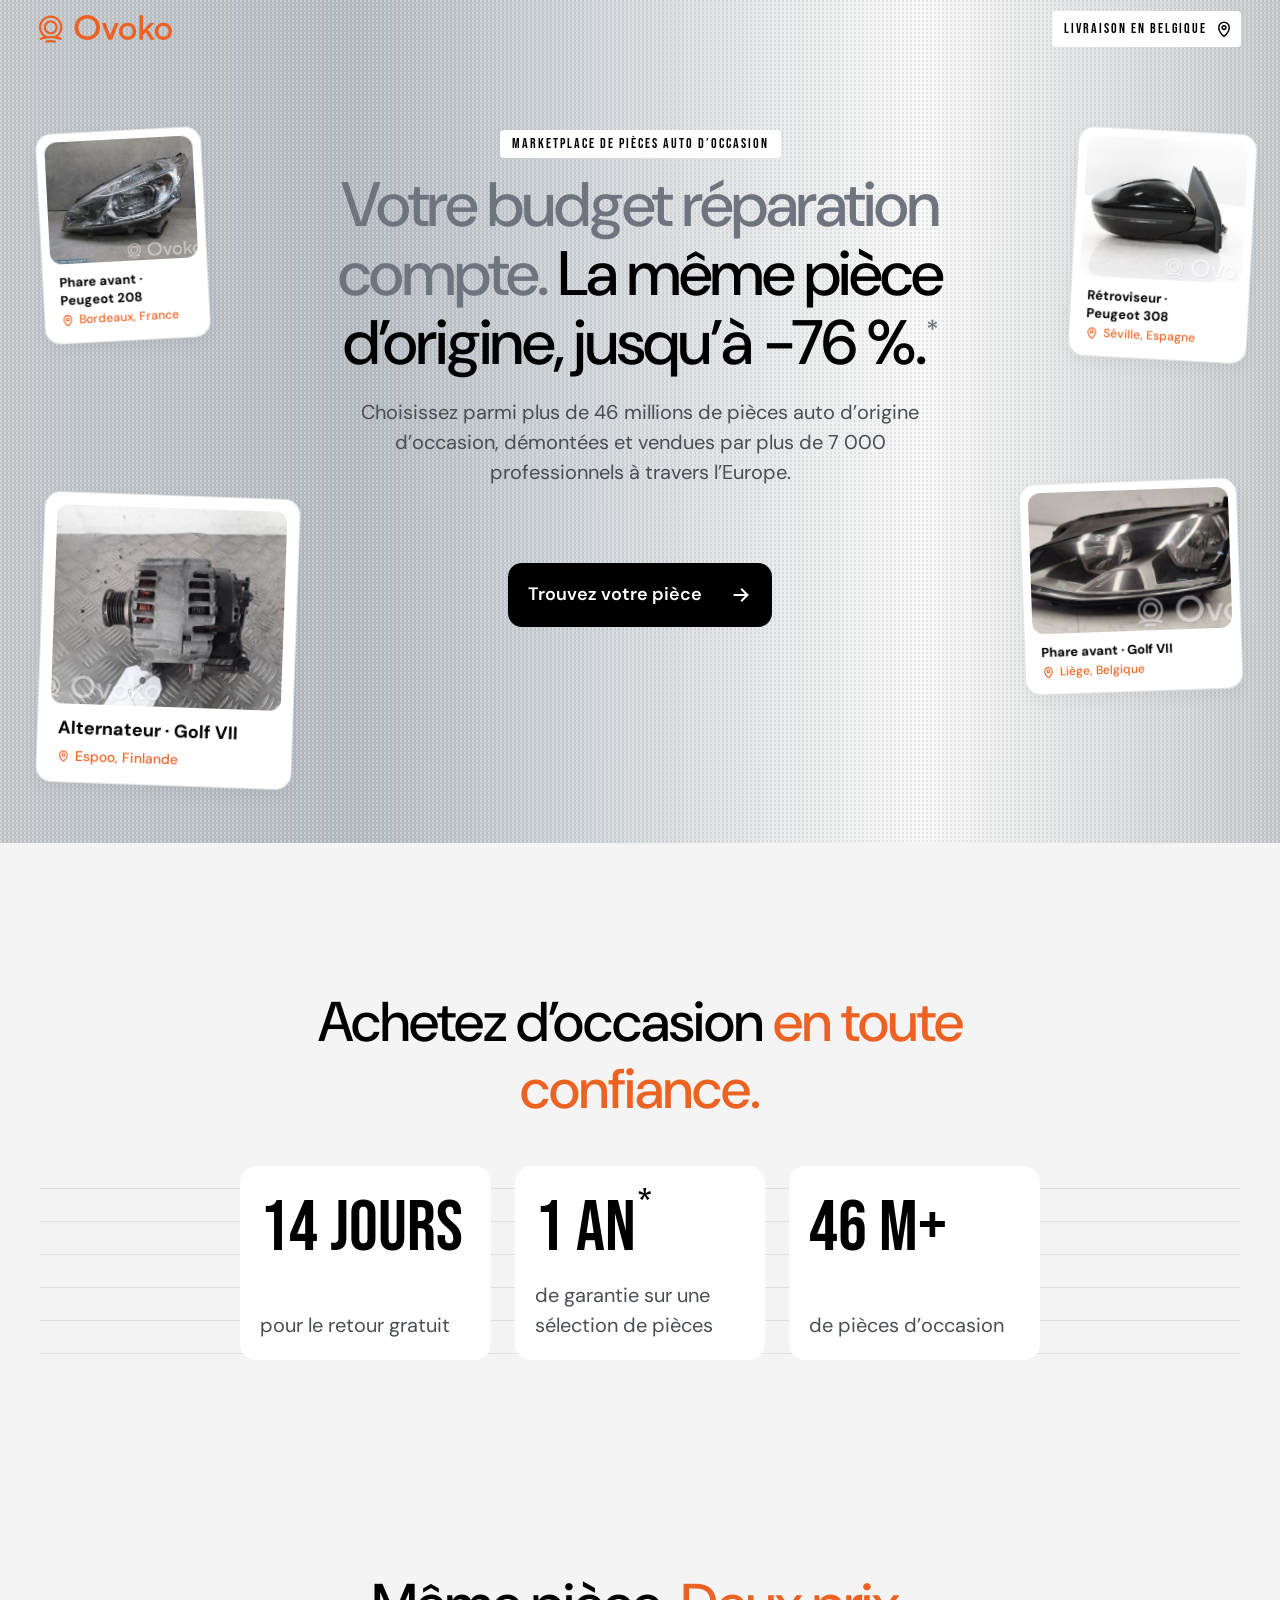
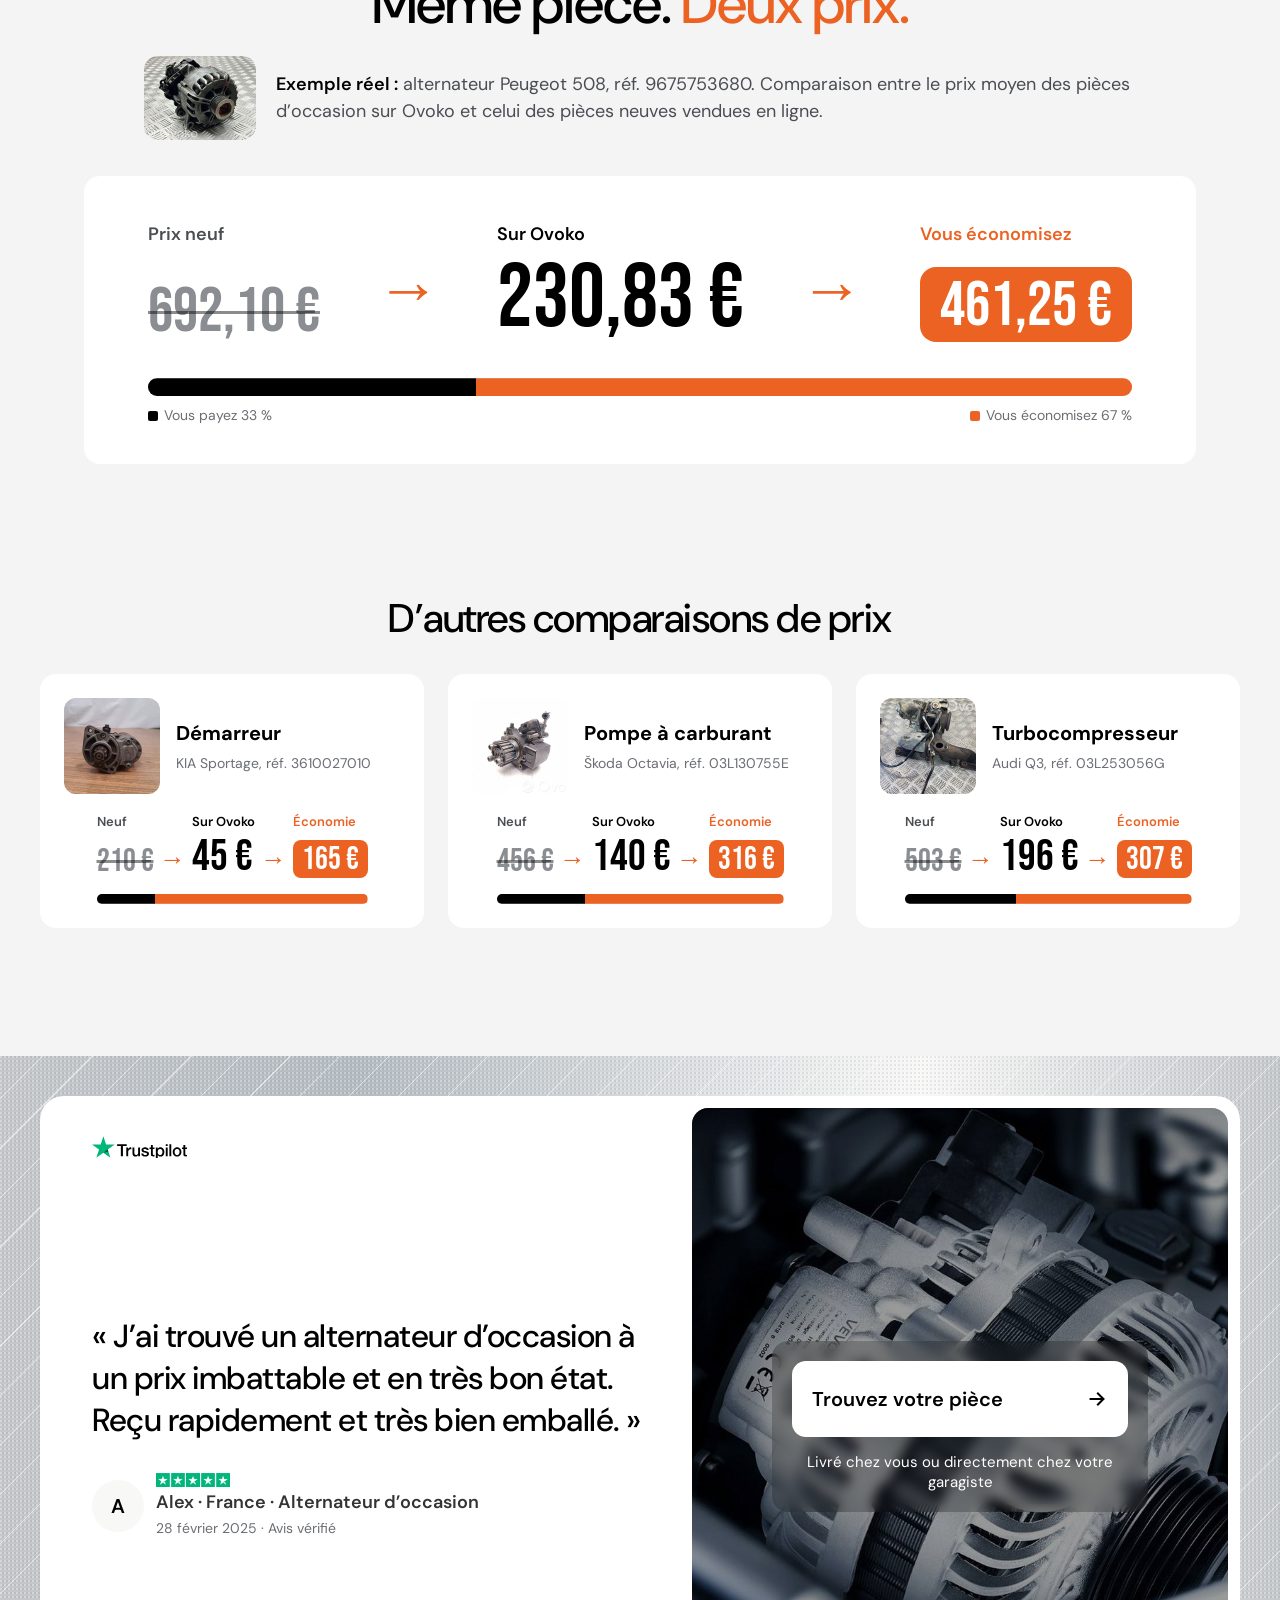
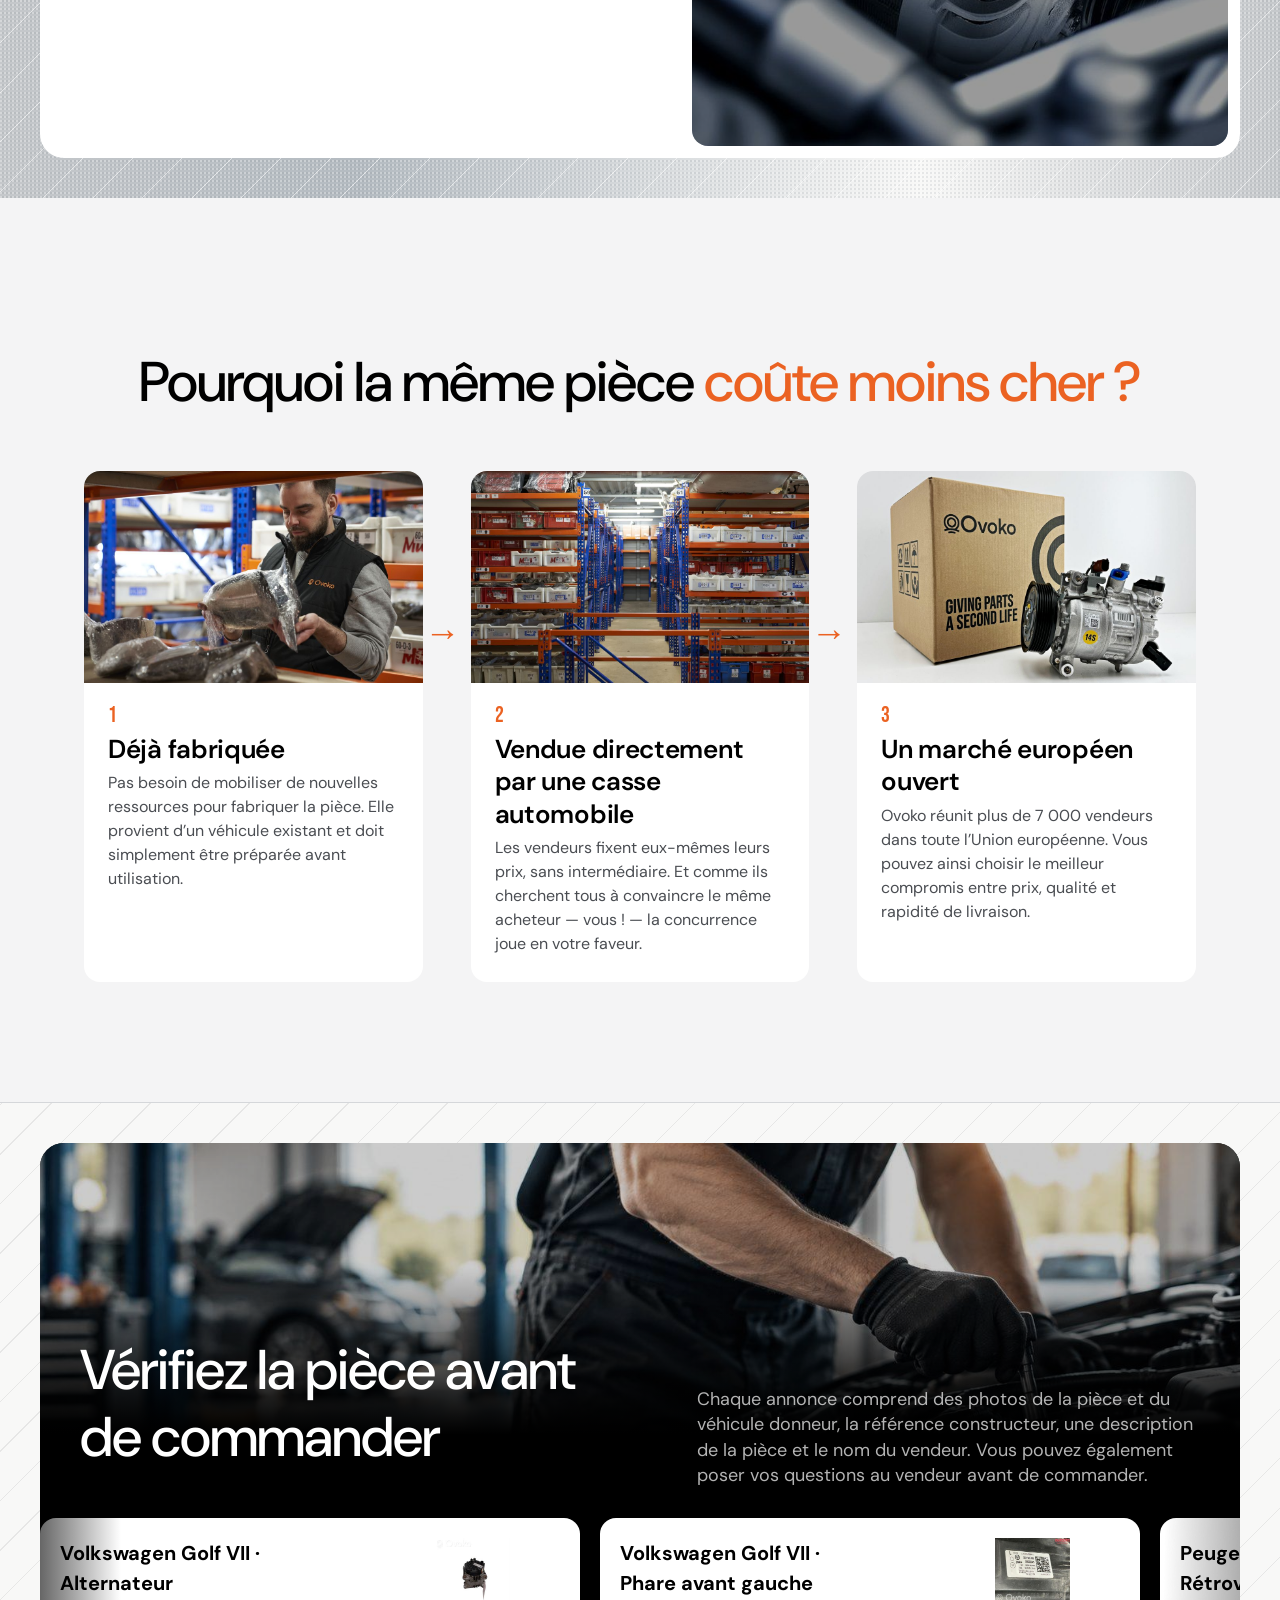
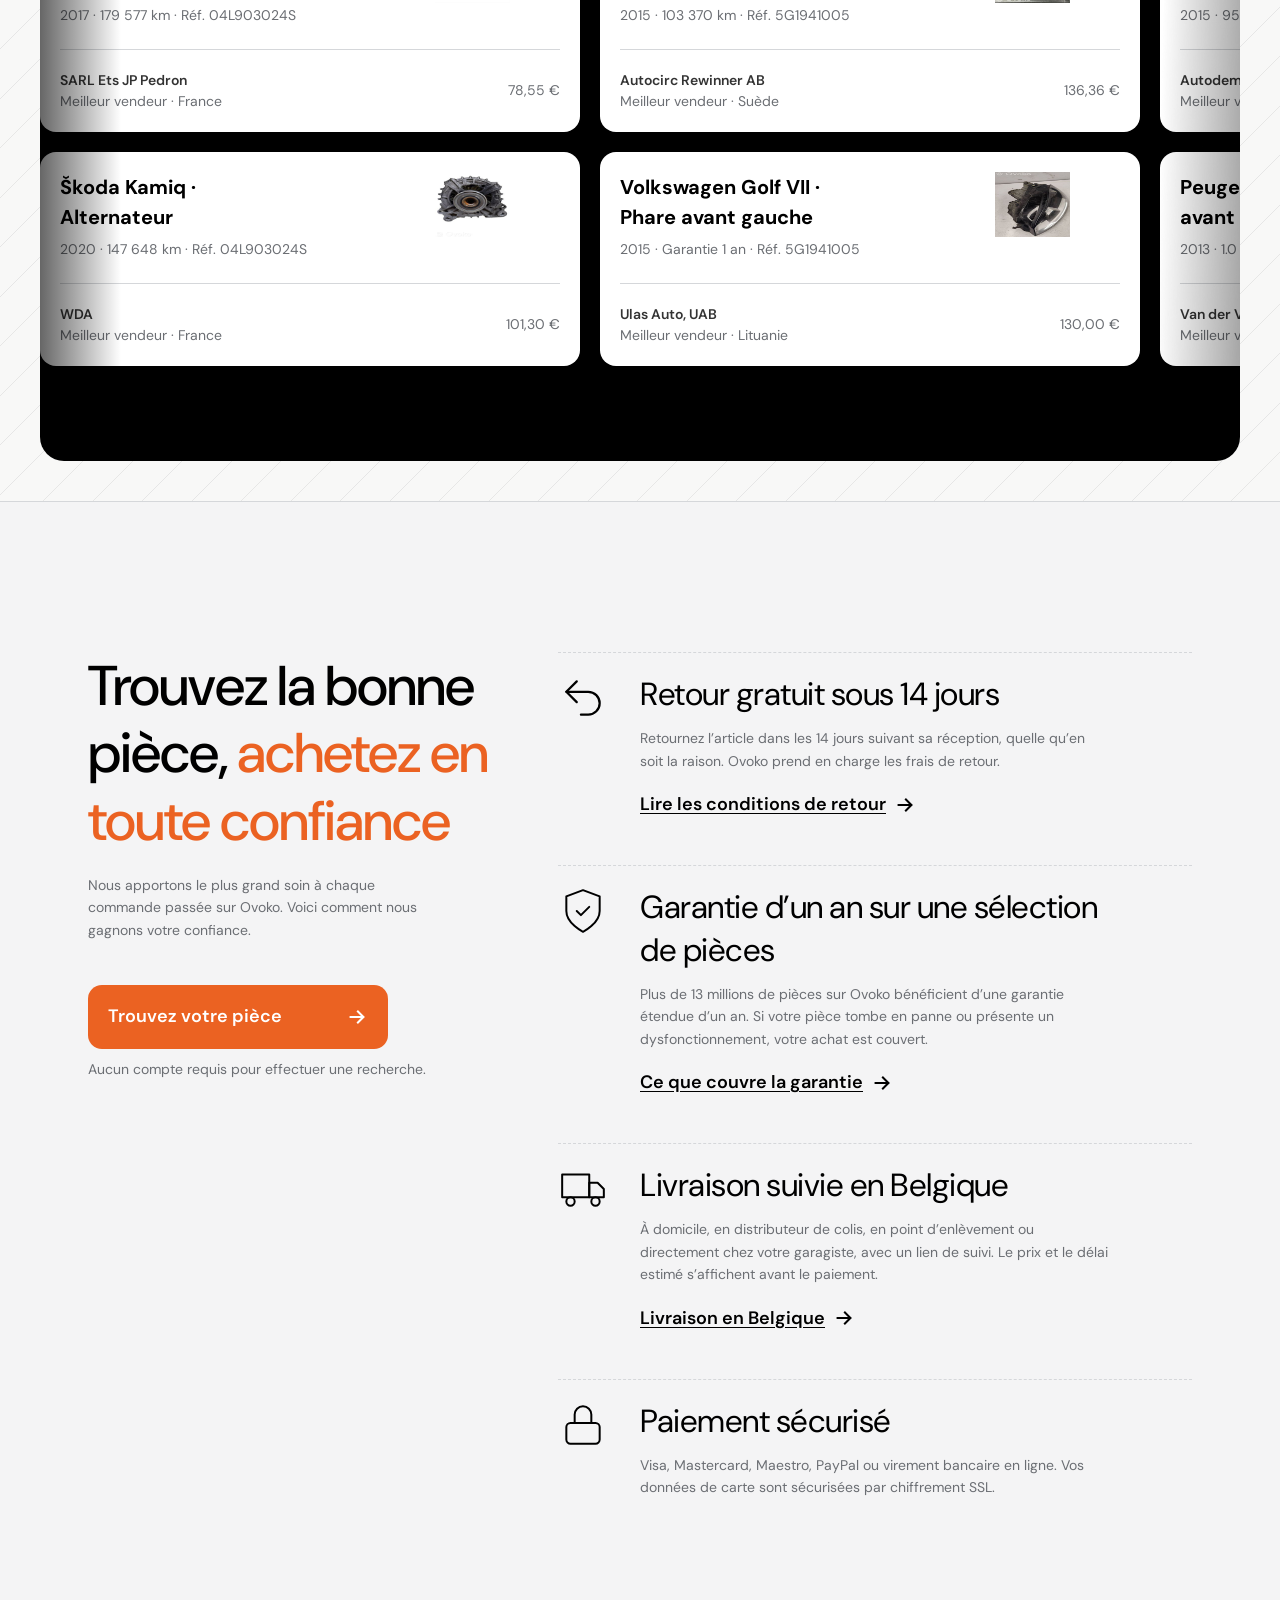
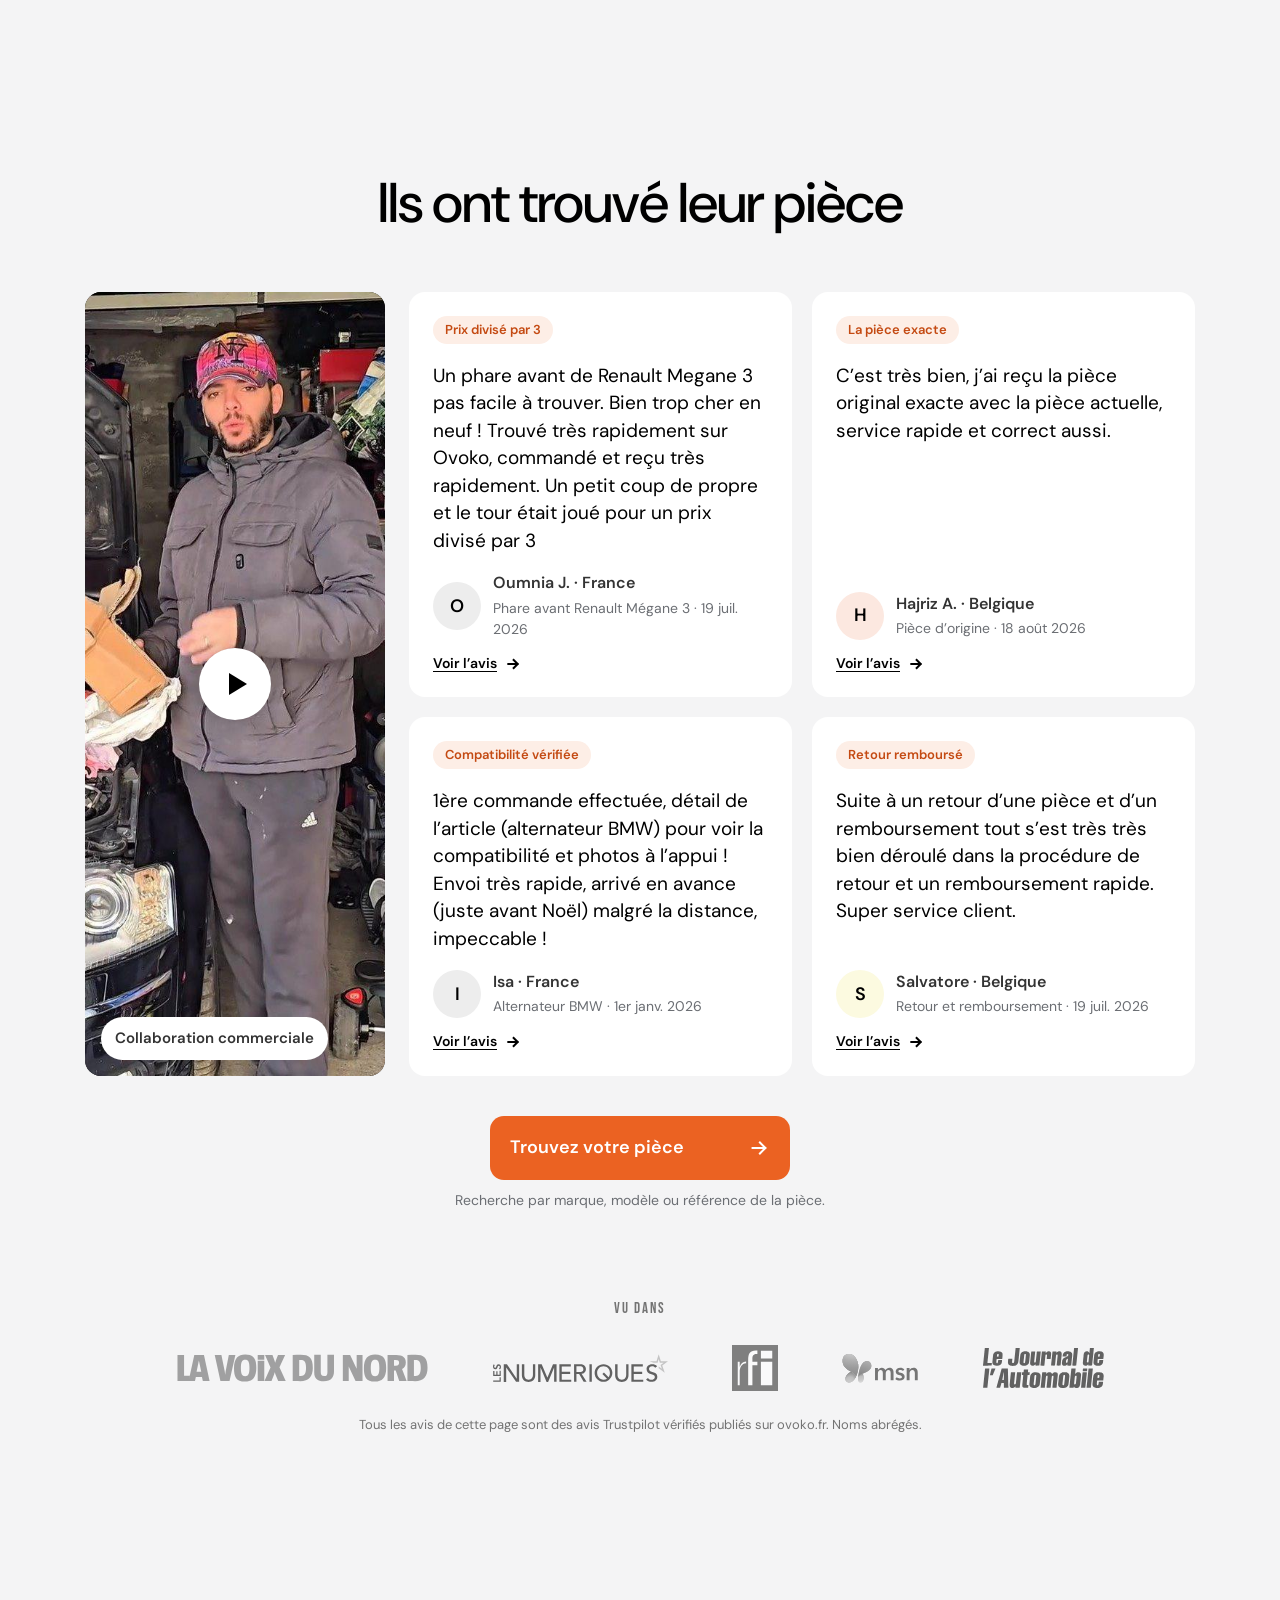
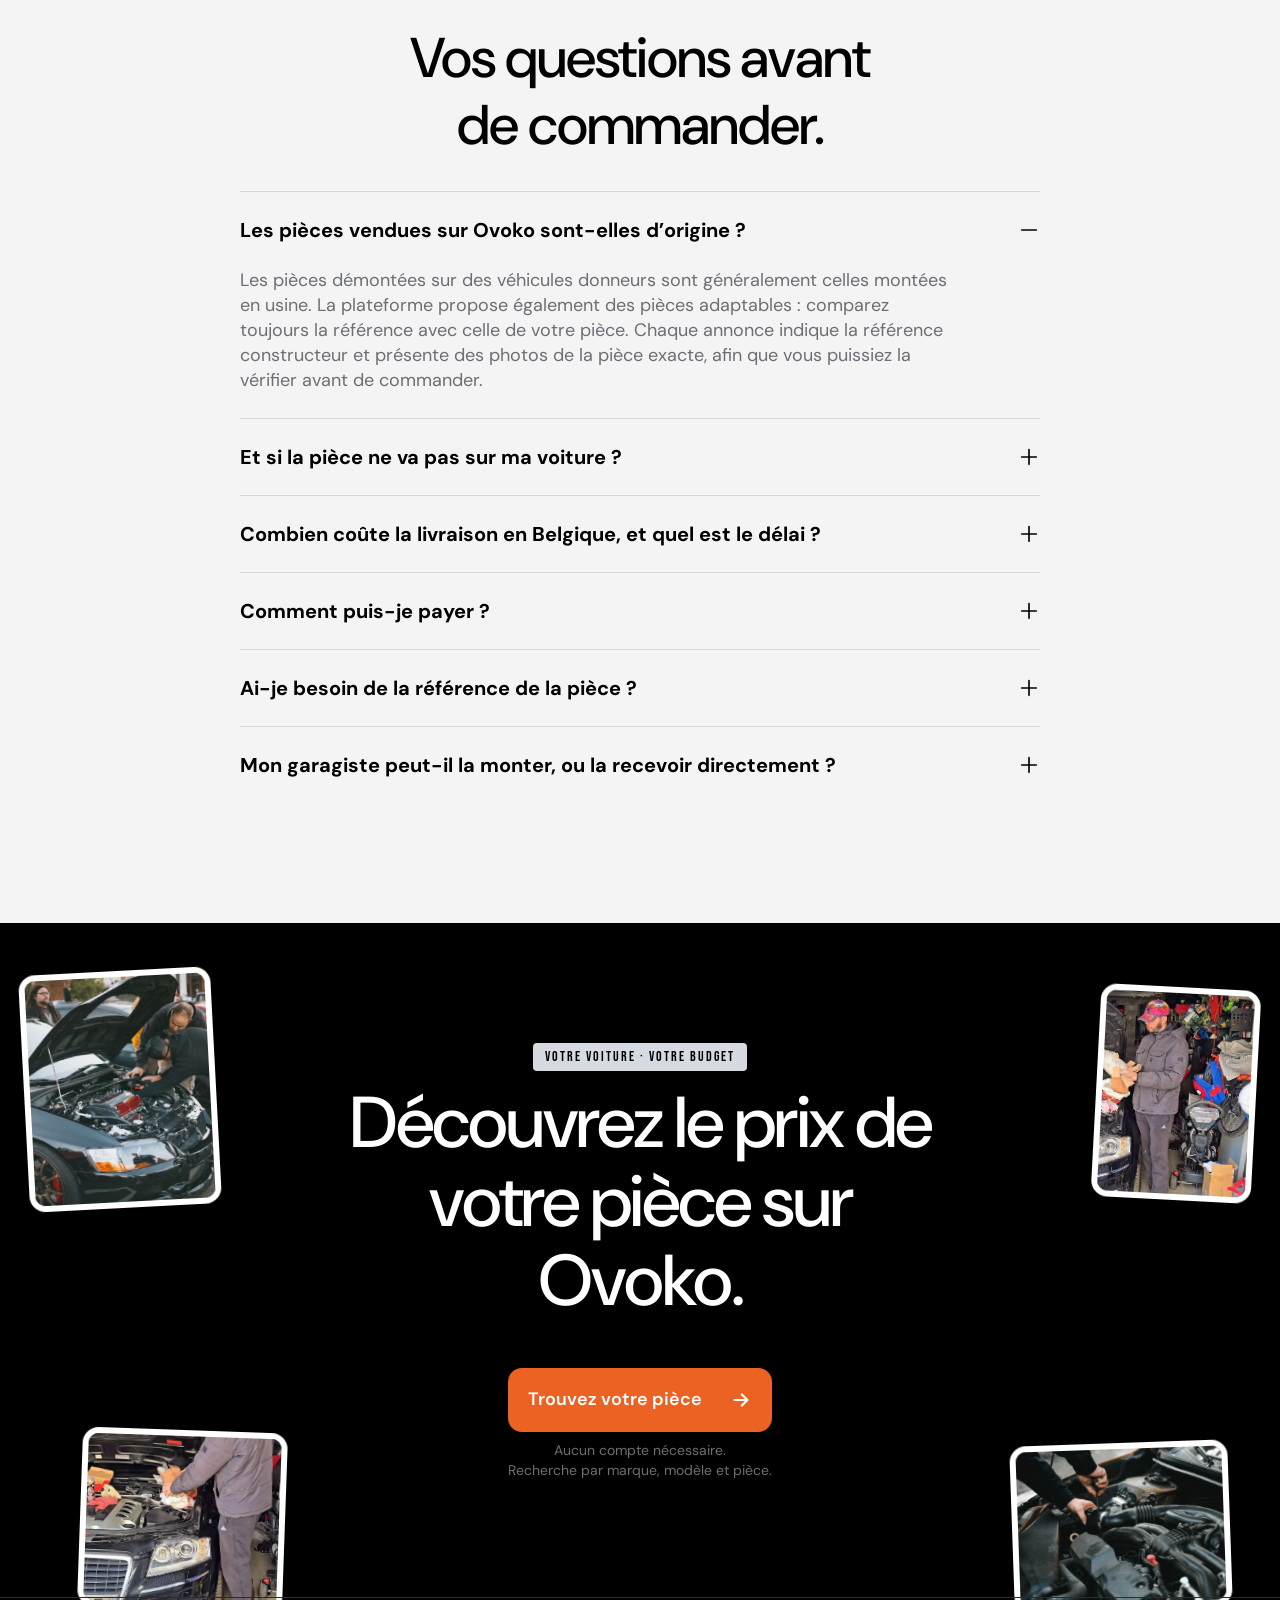
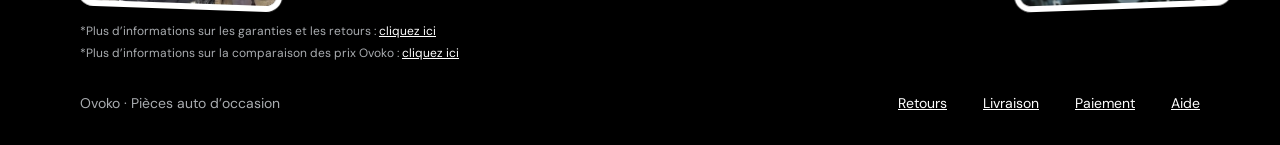
<file: index.html>
<!doctype html>
<html lang="fr-BE" data-page="full">
<head>
<meta charset="utf-8">
<meta name="viewport" content="width=device-width, initial-scale=1, viewport-fit=cover">
<title>Pièces auto d’origine d’occasion jusqu’à −76 % | Ovoko Belgique</title>
<meta name="description" content="Ovoko réunit 46 millions de pièces auto d’occasion de 7 400 casses automobiles et vendeurs professionnels européens. Retour gratuit sous 14 jours, livraison suivie en Belgique.">
<meta name="robots" content="index, follow">
<link rel="canonical" href="https://ovoko-be-landing.vercel.app/">
<meta name="theme-color" content="#f4f4f5">
<!-- Open Graph / social -->
<meta property="og:type" content="website">
<meta property="og:site_name" content="Ovoko">
<meta property="og:locale" content="fr_BE">
<meta property="og:url" content="https://ovoko-be-landing.vercel.app/">
<meta property="og:title" content="La même pièce d’origine, jusqu’à −76 %">
<meta property="og:description" content="46 millions de pièces auto d’occasion de vendeurs professionnels européens. Retour gratuit sous 14 jours, livraison suivie en Belgique.">
<meta property="og:image" content="https://ovoko-be-landing.vercel.app/assets/img/og-image.jpg">
<meta property="og:image:width" content="1200">
<meta property="og:image:height" content="630">
<meta property="og:image:alt" content="Ovoko : la même pièce d’origine, jusqu’à −76 %. Alternateur Peugeot 508 à 230,83 € au lieu de 692,10 € neuf.">
<meta name="twitter:card" content="summary_large_image">
<meta name="twitter:title" content="La même pièce d’origine, jusqu’à −76 %">
<meta name="twitter:description" content="46 millions de pièces auto d’occasion de vendeurs professionnels européens. Retour gratuit sous 14 jours, livraison suivie en Belgique.">
<meta name="twitter:image" content="https://ovoko-be-landing.vercel.app/assets/img/og-image.jpg">
<!-- Icons -->
<link rel="icon" href="favicon.ico" sizes="48x48">
<link rel="icon" href="assets/icons/favicon.svg" type="image/svg+xml">
<link rel="apple-touch-icon" href="assets/icons/apple-touch-icon.png">
<link rel="manifest" href="site.webmanifest">
<script type="application/ld+json">
{"@context":"https://schema.org","@type":"WebPage","name":"Pièces auto d’origine d’occasion jusqu’à −76 % | Ovoko Belgique","description":"Ovoko réunit 46 millions de pièces auto d’occasion de 7 400 casses automobiles et vendeurs professionnels européens. Retour gratuit sous 14 jours, livraison suivie en Belgique.","inLanguage":"fr-BE","url":"https://ovoko-be-landing.vercel.app/","publisher":{"@type":"Organization","name":"Ovoko","url":"https://ovoko.be/fr","logo":"https://ovoko-be-landing.vercel.app/assets/icons/icon-512.png"}}
</script>
<link rel="preconnect" href="https://fonts.googleapis.com">
<link rel="preconnect" href="https://fonts.gstatic.com" crossorigin>
<link href="https://fonts.googleapis.com/css2?family=Bebas+Neue&family=DM+Sans:opsz,wght@9..40,400;9..40,500;9..40,600;9..40,700&display=swap" rel="stylesheet">
<link rel="stylesheet" href="assets/css/style.css">
<!-- Meta Pixel: paste the base code here once the client shares the pixel ID. main.js already fires fbq('trackCustom','OutboundClick') on every CTA click. -->
</head>
<body>

<!-- ================= HERO A · light, floating listing cards ================= -->
<header class="hero-a" id="top" data-parallax>
  <div class="site-header">
    <div class="site-header__inner container">
      <a href="https://ovoko.be/fr" aria-label="Ovoko" target="_blank" rel="noopener"><img class="logo" src="assets/icons/logo-orange.svg" width="133" height="28" alt="Ovoko"></a>
      <a class="pill-geo" href="https://ovoko.be/fr/livraison" target="_blank" rel="noopener">Livraison en Belgique <img src="assets/icons/pin.svg" alt="" width="18" height="18"></a>
    </div>
  </div>
  <div class="hero-a__body container">
    <div class="hero-a__copy">
      <span class="tag">Marketplace de pièces auto d’occasion</span>
      <h1><span class="muted">Votre budget réparation compte.</span> La même pièce d’origine, jusqu’à −76&nbsp;%.<span class="ast">*</span></h1>
      <p class="hero-a__sub">Choisissez parmi plus de 46&nbsp;millions de pièces auto d’origine d’occasion, démontées et vendues par plus de 7&nbsp;000 professionnels à travers l’Europe.</p>
      <div class="hero-a__cta">
        <a class="btn js-cta" data-cta="hero" href="https://ovoko.be/fr" target="_blank" rel="noopener">Trouvez votre pièce <img src="assets/icons/arrow-white.svg" alt="" width="22" height="22"></a>
      </div>
      <ul class="checklist">
        <li>Retour gratuit sous 14&nbsp;jours, quelle qu’en soit la raison</li>
        <li>Garantie 1&nbsp;an sur une sélection de pièces</li>
        <li>Paiement sécurisé · Livraison suivie en Belgique</li>
      </ul>
    </div>
    <div class="strip" data-mdots aria-label="Exemples de pièces et d’où elles viennent">
      <div class="pcard pcard--alt">
        <img class="pcard__img" src="assets/img/hero-card-alternator.jpg" alt="Alternateur d’occasion Volkswagen Golf VII" width="306" height="199">
        <div class="pcard__meta">
          <p class="pcard__title">Alternateur · Golf&nbsp;VII</p>
          <p class="pcard__loc">Espoo, Finlande</p>
        </div>
      </div>
      <div class="pcard pcard--208">
        <img class="pcard__img" src="assets/img/hero-card-208.jpg" alt="Phare avant d’occasion Peugeot 208" width="182" height="122" loading="lazy">
        <div class="pcard__meta">
          <p class="pcard__title">Phare avant · Peugeot&nbsp;208</p>
          <p class="pcard__loc">Bordeaux, France</p>
        </div>
      </div>
      <div class="pcard pcard--308">
        <img class="pcard__img" src="assets/img/hero-card-308.jpg" alt="Rétroviseur d’occasion Peugeot 308" width="218" height="141" loading="lazy">
        <div class="pcard__meta">
          <p class="pcard__title">Rétroviseur · Peugeot&nbsp;308</p>
          <p class="pcard__loc">Séville, Espagne</p>
        </div>
      </div>
      <div class="pcard pcard--golf">
        <img class="pcard__img" src="assets/img/hero-card-golf.jpg" alt="Phare avant d’occasion Volkswagen Golf VII" width="218" height="141" loading="lazy">
        <div class="pcard__meta">
          <p class="pcard__title">Phare avant · Golf&nbsp;VII</p>
          <p class="pcard__loc">Liège, Belgique</p>
        </div>
      </div>
    </div>
  </div>
</header>

<main id="main">

<!-- ================= Protections + stats ================= -->
<section class="stats section" aria-labelledby="stats-title">
  <div class="container">
    <h2 class="h2 stats__title" id="stats-title">Achetez d’occasion <span class="orange">en toute confiance.</span></h2>
    <div class="stats__band">
      <div class="stats__grid" data-reveal>
        <div class="stat"><p class="num" translate="no">14&nbsp;jours</p><p>pour le retour gratuit</p></div>
        <div class="stat"><p class="stat__v"><span class="num" translate="no">1&nbsp;an</span><span class="ast">*</span></p><p>de garantie sur une sélection de pièces</p></div>
        <div class="stat"><p class="num" translate="no">46&nbsp;M+</p><p>de pièces d’occasion</p></div>
      </div>
    </div>
  </div>
</section>

<!-- ================= Same part, two prices ================= -->
<section class="price" aria-labelledby="price-title">
  <div class="container">
    <div class="price__head">
      <h2 class="h2 price__title" id="price-title">Même pièce. <span class="orange">Deux prix.</span></h2>
      <p class="price__ex"><img src="assets/img/ex-alternator-508.jpg" alt="Alternateur d’occasion, réf. 9675753680" width="224" height="168" loading="lazy"><span><b>Exemple réel&nbsp;:</b> alternateur Peugeot&nbsp;508, réf.&nbsp;9675753680. Comparaison entre le prix moyen des pièces d’occasion sur Ovoko et celui des pièces neuves vendues en ligne.</span></p>
    </div>
    <div class="deal" data-reveal style="--pay: 33.35%">
      <div class="deal__nums">
        <div class="deal__col deal__col--new"><span class="deal__k">Prix neuf</span><s class="num" translate="no">692,10&nbsp;€</s></div>
        <span class="deal__op" aria-hidden="true">→</span>
        <div class="deal__col deal__col--ovoko"><span class="deal__k">Sur Ovoko</span><b class="num" translate="no">230,83&nbsp;€</b></div>
        <span class="deal__op" aria-hidden="true">→</span>
        <div class="deal__col deal__col--save"><span class="deal__k">Vous économisez</span><span class="deal__save"><span class="num" translate="no">461,27&nbsp;€</span></span></div>
      </div>
      <div class="deal__bar" aria-hidden="true"><i class="deal__pay"></i><i class="deal__saved"></i></div>
      <p class="deal__legend" aria-hidden="true"><span>Vous payez 33&nbsp;%</span><span>Vous économisez 67&nbsp;%</span></p>
    </div>
  </div>
</section>

<!-- ================= More price comparisons ================= -->
<section class="compare" aria-labelledby="compare-title">
  <div class="container">
    <h2 class="compare__title" id="compare-title">D’autres comparaisons de prix</h2>
    <div class="carousel" data-carousel>
      <div class="carousel__track">
        <article class="ccard" data-reveal aria-label="Démarreur KIA Sportage">
          <div class="ccard__head">
            <span class="thumb"><img src="assets/img/c-kia-starter.jpg" alt="" width="192" height="192" loading="lazy"></span>
            <div><h4>Démarreur</h4><p>KIA Sportage, réf.&nbsp;3610027010</p></div>
          </div>
          <div class="deal deal--s" style="--pay: 21.43%">
            <div class="deal__nums">
              <div class="deal__col deal__col--new"><span class="deal__k">Neuf</span><s class="num" translate="no">210&nbsp;€</s></div>
              <span class="deal__op" aria-hidden="true">→</span>
              <div class="deal__col deal__col--ovoko"><span class="deal__k">Sur Ovoko</span><b class="num" translate="no">45&nbsp;€</b></div>
              <span class="deal__op" aria-hidden="true">→</span>
              <div class="deal__col deal__col--save"><span class="deal__k">Économie</span><span class="deal__save"><span class="num" translate="no">165&nbsp;€</span></span></div>
            </div>
            <div class="deal__bar" aria-hidden="true"><i class="deal__pay"></i><i class="deal__saved"></i></div>
          </div>
        </article>
        <article class="ccard" data-reveal aria-label="Pompe à carburant Škoda Octavia">
          <div class="ccard__head">
            <span class="thumb"><img src="assets/img/c-skoda-pump.jpg" alt="" width="192" height="192" loading="lazy"></span>
            <div><h4>Pompe à carburant</h4><p>Škoda Octavia, réf.&nbsp;03L130755E</p></div>
          </div>
          <div class="deal deal--s" style="--pay: 30.70%">
            <div class="deal__nums">
              <div class="deal__col deal__col--new"><span class="deal__k">Neuf</span><s class="num" translate="no">456&nbsp;€</s></div>
              <span class="deal__op" aria-hidden="true">→</span>
              <div class="deal__col deal__col--ovoko"><span class="deal__k">Sur Ovoko</span><b class="num" translate="no">140&nbsp;€</b></div>
              <span class="deal__op" aria-hidden="true">→</span>
              <div class="deal__col deal__col--save"><span class="deal__k">Économie</span><span class="deal__save"><span class="num" translate="no">316&nbsp;€</span></span></div>
            </div>
            <div class="deal__bar" aria-hidden="true"><i class="deal__pay"></i><i class="deal__saved"></i></div>
          </div>
        </article>
        <article class="ccard" data-reveal aria-label="Turbocompresseur Audi Q3">
          <div class="ccard__head">
            <span class="thumb"><img src="assets/img/c-audi-turbo.jpg" alt="" width="192" height="192" loading="lazy"></span>
            <div><h4>Turbocompresseur</h4><p>Audi Q3, réf.&nbsp;03L253056G</p></div>
          </div>
          <div class="deal deal--s" style="--pay: 38.97%">
            <div class="deal__nums">
              <div class="deal__col deal__col--new"><span class="deal__k">Neuf</span><s class="num" translate="no">503&nbsp;€</s></div>
              <span class="deal__op" aria-hidden="true">→</span>
              <div class="deal__col deal__col--ovoko"><span class="deal__k">Sur Ovoko</span><b class="num" translate="no">196&nbsp;€</b></div>
              <span class="deal__op" aria-hidden="true">→</span>
              <div class="deal__col deal__col--save"><span class="deal__k">Économie</span><span class="deal__save"><span class="num" translate="no">307&nbsp;€</span></span></div>
            </div>
            <div class="deal__bar" aria-hidden="true"><i class="deal__pay"></i><i class="deal__saved"></i></div>
          </div>
        </article>
      </div>
      <div class="pager">
        <button class="pager__btn pager__btn--prev" data-prev aria-label="Comparaison précédente"><img src="assets/icons/arrow.svg" alt="" width="22" height="22"></button>
        <div class="pager__nums" aria-hidden="true"><span class="is-active">01</span><span>02</span><span>03</span></div>
        <button class="pager__btn" data-next aria-label="Comparaison suivante"><img src="assets/icons/arrow.svg" alt="" width="22" height="22"></button>
      </div>
    </div>
  </div>
</section>

<!-- ================= Review band (Alex) + mid CTA ================= -->
<section class="band" aria-label="Avis client vérifié">
  <div class="container">
    <div class="band__card">
      <figure class="band__review">
        <img class="tp" src="assets/icons/tp-logo.svg" alt="Trustpilot" width="95" height="22">
        <blockquote class="band__quote">«&nbsp;J’ai trouvé un alternateur d’occasion à un prix imbattable et en très bon état. Reçu rapidement et très bien emballé.&nbsp;»</blockquote>
        <figcaption class="who">
          <span class="avatar">A</span>
          <span class="who__meta">
            <img class="stars" src="assets/img/tp-stars.png" alt="5 étoiles sur 5" width="74" height="14">
            <span class="who__name">Alex · France · Alternateur d’occasion</span>
            <span class="who__date">28 février 2025 · Avis vérifié</span>
          </span>
        </figcaption>
      </figure>
      <div class="band__cta">
        <div class="glass">
          <a class="btn btn--light js-cta" data-cta="mid" href="https://ovoko.be/fr" target="_blank" rel="noopener">Trouvez votre pièce <img src="assets/icons/arrow.svg" alt="" width="22" height="22"></a>
          <p>Livré chez vous ou directement chez votre garagiste</p>
        </div>
      </div>
    </div>
  </div>
</section>

<!-- ================= Why it costs less ================= -->
<section class="why section" aria-labelledby="why-title">
  <div class="container">
    <div class="why__head">
      <h2 class="h2" id="why-title">Pourquoi la même pièce <span class="orange">coûte moins cher&nbsp;?</span></h2>
    </div>
    <ol class="why__flow" data-mslider>
      <li class="wstep">
        <img src="assets/img/why-part.jpg" alt="Un employé d’Ovoko contrôle une pièce emballée dans l’entrepôt" width="1040" height="650" loading="lazy">
        <div class="wstep__body"><span class="wstep__n">1</span><h3>Déjà fabriquée</h3><p>Pas besoin de mobiliser de nouvelles ressources pour fabriquer la pièce. Elle provient d’un véhicule existant et doit simplement être préparée avant utilisation.</p></div>
      </li>
      <li class="wstep">
        <img src="assets/img/why-warehouse.jpg" alt="Allées de rayonnages de pièces d’occasion chez une casse automobile" width="1040" height="650" loading="lazy">
        <div class="wstep__body"><span class="wstep__n">2</span><h3>Vendue directement par une casse automobile</h3><p>Les vendeurs fixent eux-mêmes leurs prix, sans intermédiaire. Et comme ils cherchent tous à convaincre le même acheteur —&nbsp;vous&nbsp;!&nbsp;— la concurrence joue en votre faveur.</p></div>
      </li>
      <li class="wstep">
        <img src="assets/img/why-box.jpg" alt="Compresseur d’occasion devant un carton d’expédition Ovoko" width="1040" height="650" loading="lazy">
        <div class="wstep__body"><span class="wstep__n">3</span><h3>Un marché européen ouvert</h3><p>Ovoko réunit plus de 7&nbsp;000 vendeurs dans toute l’Union européenne. Vous pouvez ainsi choisir le meilleur compromis entre prix, qualité et rapidité de livraison.</p></div>
      </li>
    </ol>
  </div>
</section>

<!-- ================= You see the exact part ================= -->
<section class="exact" id="annonces" aria-labelledby="exact-title">
  <div class="container">
    <div class="exact__card">
      <div class="exact__photo"><img src="assets/img/exact-photo.jpg" alt="Mécanicien au travail sur un moteur" width="1600" height="569" loading="lazy"></div>
      <div class="exact__copy">
        <h2 id="exact-title">Vérifiez la pièce avant de commander</h2>
        <p>Chaque annonce comprend des photos de la pièce et du véhicule donneur, la référence constructeur, une description de la pièce et le nom du vendeur. Vous pouvez également poser vos questions au vendeur avant de commander.</p>
      </div>
      <div class="marquee" aria-label="Annonces réelles sur ovoko.be">
        <div class="marquee__row" data-marquee>
          <a class="lcard js-cta" data-cta="listing" href="https://ovoko.be/fr/chercher?q=04L903024S" target="_blank" rel="noopener">
            <div class="lcard__top"><div><h3>Volkswagen Golf VII · Alternateur</h3><p>2017 · 179&nbsp;577&nbsp;km · Réf. 04L903024S</p></div><span class="thumb"><img src="assets/img/l-pedron.jpg" alt="" width="75" height="65" loading="lazy"></span></div>
            <hr><div class="lcard__seller"><div><b>SARL Ets JP Pedron</b><span>Meilleur vendeur · France</span></div><span class="lcard__price">78,55&nbsp;€</span></div>
          </a>
          <a class="lcard js-cta" data-cta="listing" href="https://ovoko.be/fr/les-pieces/ayg1055655-5g1941005-volkswagen-golf-vii-phare-frontale" target="_blank" rel="noopener">
            <div class="lcard__top"><div><h3>Volkswagen Golf VII · Phare avant gauche</h3><p>2015 · 103&nbsp;370&nbsp;km · Réf. 5G1941005</p></div><span class="thumb"><img src="assets/img/l-rewinner.jpg" alt="" width="75" height="65" loading="lazy"></span></div>
            <hr><div class="lcard__seller"><div><b>Autocirc Rewinner AB</b><span>Meilleur vendeur · Suède</span></div><span class="lcard__price">136,36&nbsp;€</span></div>
          </a>
          <a class="lcard js-cta" data-cta="listing" href="https://ovoko.be/fr/les-pieces/svk191282-1611508780-peugeot-308-retroviseur-electrique-de-porte-avant" target="_blank" rel="noopener">
            <div class="lcard__top"><div><h3>Peugeot 308 · Rétroviseur droit</h3><p>2015 · 95&nbsp;380&nbsp;km · Réf. 1611508780</p></div><span class="thumb"><img src="assets/img/l-snuverink.jpg" alt="" width="75" height="65" loading="lazy"></span></div>
            <hr><div class="lcard__seller"><div><b>Autodemontagebedrijf Snuverink</b><span>Meilleur vendeur · Pays-Bas</span></div><span class="lcard__price">103,88&nbsp;€</span></div>
          </a>
          <a class="lcard js-cta" data-cta="listing" href="https://ovoko.be/fr/les-pieces/euw27689-9802221880-peugeot-208-i-phare-frontale" target="_blank" rel="noopener">
            <div class="lcard__top"><div><h3>Peugeot 208 · Phare avant gauche</h3><p>2014 · 115&nbsp;000&nbsp;km · Réf. 9802221880</p></div><span class="thumb"><img src="assets/img/l-osamyynti.jpg" alt="" width="75" height="65" loading="lazy"></span></div>
            <hr><div class="lcard__seller"><div><b>Autocirc Osamyynti AF Oy</b><span>Meilleur vendeur · Finlande</span></div><span class="lcard__price">150,00&nbsp;€</span></div>
          </a>
        </div>
        <div class="marquee__row marquee__row--rev" data-marquee>
          <a class="lcard js-cta" data-cta="listing" href="https://ovoko.be/fr/les-pieces/bzb24600-04l903024s-skoda-kamiq-generateur-alternateur" target="_blank" rel="noopener">
            <div class="lcard__top"><div><h3>Škoda Kamiq · Alternateur</h3><p>2020 · 147&nbsp;648&nbsp;km · Réf. 04L903024S</p></div><span class="thumb"><img src="assets/img/l-wda.jpg" alt="" width="75" height="65" loading="lazy"></span></div>
            <hr><div class="lcard__seller"><div><b>WDA</b><span>Meilleur vendeur · France</span></div><span class="lcard__price">101,30&nbsp;€</span></div>
          </a>
          <a class="lcard js-cta" data-cta="listing" href="https://ovoko.be/fr/les-pieces/ula39194-5g1941005-volkswagen-golf-vii-phare-frontale" target="_blank" rel="noopener">
            <div class="lcard__top"><div><h3>Volkswagen Golf VII · Phare avant gauche</h3><p>2015 · Garantie 1&nbsp;an · Réf. 5G1941005</p></div><span class="thumb"><img src="assets/img/l-ulas.jpg" alt="" width="75" height="65" loading="lazy"></span></div>
            <hr><div class="lcard__seller"><div><b>Ulas Auto, UAB</b><span>Meilleur vendeur · Lituanie</span></div><span class="lcard__price">130,00&nbsp;€</span></div>
          </a>
          <a class="lcard js-cta" data-cta="listing" href="https://ovoko.be/fr/les-pieces/vnt129917-9802221880-peugeot-208-i-phare-frontale" target="_blank" rel="noopener">
            <div class="lcard__top"><div><h3>Peugeot 208 · Phare avant gauche</h3><p>2013 · 1.0 essence · Réf. 9802221880</p></div><span class="thumb"><img src="assets/img/l-vanderven.jpg" alt="" width="75" height="65" loading="lazy"></span></div>
            <hr><div class="lcard__seller"><div><b>Van der Ven Autorecycling</b><span>Meilleur vendeur · Pays-Bas</span></div><span class="lcard__price">82,49&nbsp;€</span></div>
          </a>
        </div>
      </div>
    </div>
  </div>
</section>

<!-- ================= Fits your car, or free returns ================= -->
<section class="fits section" aria-labelledby="fits-title">
  <div class="container">
    <div class="fits__grid">
      <div class="fits__head">
        <h2 class="h2" id="fits-title">Trouvez la bonne pièce, <span class="orange">achetez en toute confiance</span></h2>
        <p class="body-s">Nous apportons le plus grand soin à chaque commande passée sur Ovoko. Voici comment nous gagnons votre confiance.</p>
      </div>
      <ul class="protect" data-mslider>
        <li>
          <img class="ico" src="assets/icons/i-return.svg" alt="" width="50" height="50">
          <div>
            <h3>Retour gratuit sous 14&nbsp;jours</h3>
            <p class="body-s">Retournez l’article dans les 14&nbsp;jours suivant sa réception, quelle qu’en soit la raison. Ovoko prend en charge les frais de retour.</p>
            <a class="link" href="https://ovoko.be/fr/retours-et-garantie" target="_blank" rel="noopener">Lire les conditions de retour <img src="assets/icons/arrow.svg" alt="" width="22" height="22"></a>
          </div>
        </li>
        <li>
          <img class="ico" src="assets/icons/i-shield.svg" alt="" width="50" height="50">
          <div>
            <h3>Garantie d’un an sur une sélection de pièces</h3>
            <p class="body-s">Plus de 13&nbsp;millions de pièces sur Ovoko bénéficient d’une garantie étendue d’un an. Si votre pièce tombe en panne ou présente un dysfonctionnement, votre achat est couvert.</p>
            <a class="link" href="https://ovoko.be/fr/retours-et-garantie" target="_blank" rel="noopener">Ce que couvre la garantie <img src="assets/icons/arrow.svg" alt="" width="22" height="22"></a>
          </div>
        </li>
        <li>
          <img class="ico" src="assets/icons/i-truck.svg" alt="" width="50" height="50">
          <div>
            <h3>Livraison suivie en Belgique</h3>
            <p class="body-s">À domicile, en distributeur de colis, en point d’enlèvement ou directement chez votre garagiste, avec un lien de suivi. Le prix et le délai estimé s’affichent avant le paiement.</p>
            <a class="link" href="https://ovoko.be/fr/livraison" target="_blank" rel="noopener">Livraison en Belgique <img src="assets/icons/arrow.svg" alt="" width="22" height="22"></a>
          </div>
        </li>
        <li>
          <img class="ico" src="assets/icons/i-lock.svg" alt="" width="50" height="50">
          <div>
            <h3>Paiement sécurisé</h3>
            <p class="body-s">Visa, Mastercard, Maestro, PayPal ou virement bancaire en ligne. Vos données de carte sont sécurisées par chiffrement SSL.</p>
          </div>
        </li>
      </ul>
      <div class="mid-cta">
        <a class="btn btn--orange js-cta" data-cta="mid-protect" href="https://ovoko.be/fr" target="_blank" rel="noopener">Trouvez votre pièce <img src="assets/icons/arrow-white.svg" alt="" width="22" height="22"></a>
      <p class="micro">Aucun compte requis pour effectuer une recherche.</p>
    </div>
    </div>
  </div>
</section>

<!-- ================= Real customer stories ================= -->
<section class="stories section" aria-labelledby="stories-title">
  <div class="container">
    <h2 class="h2 stories__title" id="stories-title">Ils ont trouvé leur pièce</h2>

    <div class="stories__layout">
      <div class="video video--m is-muted" data-video>
        <img class="poster" src="assets/img/video-poster.jpg" alt="" width="528" height="1080" loading="lazy">
        <video src="assets/video/le-transporteur-a8.mp4" playsinline muted preload="none" loop aria-label="Le Transporteur déballe une pièce Ovoko pour son Audi A8"></video>
        <button class="video__play" aria-label="Lire la vidéo"></button>
        <div class="video__bar"><span class="video__label">Collaboration commerciale</span><button class="video__sound" aria-label="Activer le son"><img src="assets/icons/volume.svg" alt="" width="24" height="24"></button></div>
      </div>
      <div class="stories__list" data-mslider>
        <article class="rcard">
          <span class="rtag">Prix divisé par 3</span>
          <p class="rcard__text">Un phare avant de Renault Megane 3 pas facile à trouver. Bien trop cher en neuf&nbsp;! Trouvé très rapidement sur Ovoko, commandé et reçu très rapidement. Un petit coup de propre et le tour était joué pour un prix divisé par 3</p>
          <div class="who"><span class="avatar av-grey">O</span><span class="who__meta"><span class="who__name">Oumnia J. · France</span><span class="who__date">Phare avant Renault Mégane 3 · 19 juil. 2026</span></span></div>
          <a class="link link--s" href="https://fr.trustpilot.com/reviews/6a6f1974ad38a2e9084b153e" target="_blank" rel="noopener">Voir l’avis <img src="assets/icons/arrow-small.svg" alt="" width="16" height="16"></a>
        </article>
        <article class="rcard">
          <span class="rtag">La pièce exacte</span>
          <p class="rcard__text">C’est très bien, j’ai reçu la pièce original exacte avec la pièce actuelle, service rapide et correct aussi.</p>
          <div class="who"><span class="avatar av-peach">H</span><span class="who__meta"><span class="who__name">Hajriz A. · Belgique</span><span class="who__date">Pièce d’origine · 18 août 2026</span></span></div>
          <a class="link link--s" href="https://fr.trustpilot.com/reviews/6a972bac4eddade411cbf807" target="_blank" rel="noopener">Voir l’avis <img src="assets/icons/arrow-small.svg" alt="" width="16" height="16"></a>
        </article>
        <article class="rcard">
          <span class="rtag">Compatibilité vérifiée</span>
          <p class="rcard__text">1ère commande effectuée, détail de l’article (alternateur BMW) pour voir la compatibilité et photos à l’appui&nbsp;! Envoi très rapide, arrivé en avance (juste avant Noël) malgré la distance, impeccable&nbsp;!</p>
          <div class="who"><span class="avatar av-grey">I</span><span class="who__meta"><span class="who__name">Isa · France</span><span class="who__date">Alternateur BMW · 1er janv. 2026</span></span></div>
          <a class="link link--s" href="https://fr.trustpilot.com/reviews/6956e10eb4172fb39fc50c69" target="_blank" rel="noopener">Voir l’avis <img src="assets/icons/arrow-small.svg" alt="" width="16" height="16"></a>
        </article>
        <article class="rcard">
          <span class="rtag">Retour remboursé</span>
          <p class="rcard__text">Suite à un retour d’une pièce et d’un remboursement tout s’est très très bien déroulé dans la procédure de retour et un remboursement rapide. Super service client.</p>
          <div class="who"><span class="avatar av-lemon">S</span><span class="who__meta"><span class="who__name">Salvatore · Belgique</span><span class="who__date">Retour et remboursement · 19 juil. 2026</span></span></div>
          <a class="link link--s" href="https://fr.trustpilot.com/reviews/6a781b3e71f900ef16a7fd75" target="_blank" rel="noopener">Voir l’avis <img src="assets/icons/arrow-small.svg" alt="" width="16" height="16"></a>
        </article>
      </div>
    </div>

    <div class="mid-cta">
      <a class="btn btn--orange js-cta" data-cta="mid-stories" href="https://ovoko.be/fr" target="_blank" rel="noopener">Trouvez votre pièce <img src="assets/icons/arrow-white.svg" alt="" width="22" height="22"></a>
      <p class="micro">Recherche par marque, modèle ou référence de la pièce.</p>
    </div>

    <div class="press">
      <p class="press__label">Vu dans</p>
      <ul class="press__logos" aria-label="Médias qui ont parlé d’Ovoko">
        <li><img src="assets/press/la-voix-du-nord.svg" alt="La Voix du Nord" width="146" height="17" loading="lazy"></li>
        <li><img src="assets/press/les-numeriques.svg" alt="Les Numériques" width="140" height="24" loading="lazy"></li>
        <li><img src="assets/press/rfi.svg" alt="RFI" width="36" height="36" loading="lazy"></li>
        <li><img src="assets/press/msn.svg" alt="MSN" width="61" height="24" loading="lazy"></li>
        <li><img src="assets/press/journal-auto.svg" alt="Le Journal de l’Automobile" width="96" height="32" loading="lazy"></li>
      </ul>
      <p class="press__note">Tous les avis de cette page sont des avis Trustpilot vérifiés publiés sur ovoko.fr. Noms abrégés.</p>
    </div>
  </div>
</section>

<!-- ================= FAQ ================= -->
<section class="faq section" aria-labelledby="faq-title">
  <div class="container">
    <h2 class="h2 faq__title" id="faq-title">Vos questions avant de commander.</h2>
    <div class="faq__list" data-faq>
      <div class="faq__item is-open">
        <button class="faq__q" aria-expanded="true" aria-controls="faq-1">Les pièces vendues sur Ovoko sont-elles d’origine&nbsp;? <img class="i-plus" src="assets/icons/plus.svg" alt=""><img class="i-minus" src="assets/icons/minus.svg" alt=""></button>
        <div class="faq__a" id="faq-1"><div><p>Les pièces démontées sur des véhicules donneurs sont généralement celles montées en usine. La plateforme propose également des pièces adaptables&nbsp;: comparez toujours la référence avec celle de votre pièce. Chaque annonce indique la référence constructeur et présente des photos de la pièce exacte, afin que vous puissiez la vérifier avant de commander.</p></div></div>
      </div>
      <div class="faq__item">
        <button class="faq__q" aria-expanded="false" aria-controls="faq-2">Et si la pièce ne va pas sur ma voiture&nbsp;? <img class="i-plus" src="assets/icons/plus.svg" alt=""><img class="i-minus" src="assets/icons/minus.svg" alt=""></button>
        <div class="faq__a" id="faq-2"><div><p>Vous pouvez la retourner dans les 14&nbsp;jours suivant sa réception, quelle qu’en soit la raison, tant qu’elle n’a pas été montée&nbsp;: Ovoko prend généralement en charge les frais de retour et vous êtes remboursé. Pour éviter un retour, comparez la référence constructeur de l’annonce avec celle de votre pièce et n’hésitez pas à contacter le vendeur avant de commander. <a href="https://ovoko.be/fr/retours-et-garantie" target="_blank" rel="noopener">Conditions de retour</a></p></div></div>
      </div>
      <div class="faq__item">
        <button class="faq__q" aria-expanded="false" aria-controls="faq-3">Combien coûte la livraison en Belgique, et quel est le délai&nbsp;? <img class="i-plus" src="assets/icons/plus.svg" alt=""><img class="i-minus" src="assets/icons/minus.svg" alt=""></button>
        <div class="faq__a" id="faq-3"><div><p>Le prix et le délai estimé de livraison s’affichent sur l’annonce et au moment de la commande, avant le paiement. Ils dépendent du pays du vendeur ainsi que du poids et de la taille de la pièce. Chaque envoi est suivi&nbsp;: vous recevez un lien de suivi par e-mail.</p></div></div>
      </div>
      <div class="faq__item">
        <button class="faq__q" aria-expanded="false" aria-controls="faq-4">Comment puis-je payer&nbsp;? <img class="i-plus" src="assets/icons/plus.svg" alt=""><img class="i-minus" src="assets/icons/minus.svg" alt=""></button>
        <div class="faq__a" id="faq-4"><div><p>Par carte (Visa, Visa Electron, Mastercard, Maestro), PayPal ou virement bancaire en ligne. Les options disponibles s’affichent au moment du paiement, et vos données de carte sont sécurisées par chiffrement SSL.</p></div></div>
      </div>
      <div class="faq__item">
        <button class="faq__q" aria-expanded="false" aria-controls="faq-5">Ai-je besoin de la référence de la pièce&nbsp;? <img class="i-plus" src="assets/icons/plus.svg" alt=""><img class="i-minus" src="assets/icons/minus.svg" alt=""></button>
        <div class="faq__a" id="faq-5"><div><p>Non. Recherchez par marque, modèle et nom de la pièce. Si vous avez la référence constructeur, elle affine les résultats et vous permet de vérifier la compatibilité.</p></div></div>
      </div>
      <div class="faq__item">
        <button class="faq__q" aria-expanded="false" aria-controls="faq-6">Mon garagiste peut-il la monter, ou la recevoir directement&nbsp;? <img class="i-plus" src="assets/icons/plus.svg" alt=""><img class="i-minus" src="assets/icons/minus.svg" alt=""></button>
        <div class="faq__a" id="faq-6"><div><p>Oui, votre garagiste peut réceptionner la pièce. Indiquez l’adresse de votre garagiste ou de votre atelier comme adresse de livraison avant de payer&nbsp;: la pièce lui sera livrée directement. Attention toutefois&nbsp;: une pièce montée ne peut plus bénéficier du retour gratuit sous 14&nbsp;jours. Demandez donc à votre garagiste de vérifier visuellement la pièce avant de la monter.</p></div></div>
      </div>
    </div>
  </div>
</section>

</main>

<!-- ================= Final CTA + footer ================= -->
<footer class="final" id="final" data-parallax>
  <div class="final__photos" aria-hidden="true">
    <img class="fp fp--1" src="assets/img/p-hood.jpg" alt="" width="720" height="900" loading="lazy">
    <img class="fp fp--2" src="assets/img/p-engine.jpg" alt="" width="760" height="660" loading="lazy">
    <img class="fp fp--3" src="assets/img/p-unbox.jpg" alt="" width="600" height="815" loading="lazy">
    <img class="fp fp--4" src="assets/img/p-hands.jpg" alt="" width="1000" height="750" loading="lazy">
  </div>
  <div class="final__body container">
    <div class="stack">
      <span class="tag tag--dark">Votre voiture · Votre budget</span>
      <h2>Découvrez le prix de votre pièce sur Ovoko.</h2>
    </div>
    <div class="btn-wrap">
      <a class="btn btn--orange js-cta" data-cta="final" href="https://ovoko.be/fr" target="_blank" rel="noopener">Trouvez votre pièce <img src="assets/icons/arrow-white.svg" alt="" width="22" height="22"></a>
      <p class="micro">Aucun compte nécessaire.<br>Recherche par marque, modèle et pièce.</p>
    </div>
  </div>
  <div class="site-footer">
    <div class="site-footer__notes container">
      <p>*Plus d’informations sur les garanties et les retours&nbsp;: <a href="https://ovoko.be/fr/retours-et-garantie" target="_blank" rel="noopener">cliquez ici</a></p>
      <p>*Plus d’informations sur la comparaison des prix Ovoko&nbsp;: <a href="https://ovoko.fr/blog/pieces-auto-doccasion-vs-neuves" target="_blank" rel="noopener">cliquez ici</a></p>
    </div>
    <div class="site-footer__inner container">
      <p>Ovoko · Pièces auto d’occasion</p>
      <nav aria-label="Pied de page">
        <a href="https://ovoko.be/fr/retours-et-garantie" target="_blank" rel="noopener">Retours</a>
        <a href="https://ovoko.be/fr/livraison" target="_blank" rel="noopener">Livraison</a>
        <a href="https://ovoko.be/fr/paiement" target="_blank" rel="noopener">Paiement</a>
        <a href="https://support.ovoko.com/fr_BE" target="_blank" rel="noopener">Aide</a>
      </nav>
    </div>
  </div>
</footer>

<div class="sticky-cta" data-sticky aria-hidden="true">
  <p class="micro">Aucun compte nécessaire</p>
  <a class="btn js-cta" data-cta="sticky" href="https://ovoko.be/fr" tabindex="-1" target="_blank" rel="noopener">Trouvez votre pièce <img src="assets/icons/arrow-white.svg" alt="" width="22" height="22"></a>
</div>

<script src="assets/js/main.js" defer></script>
</body>
</html>
</file>
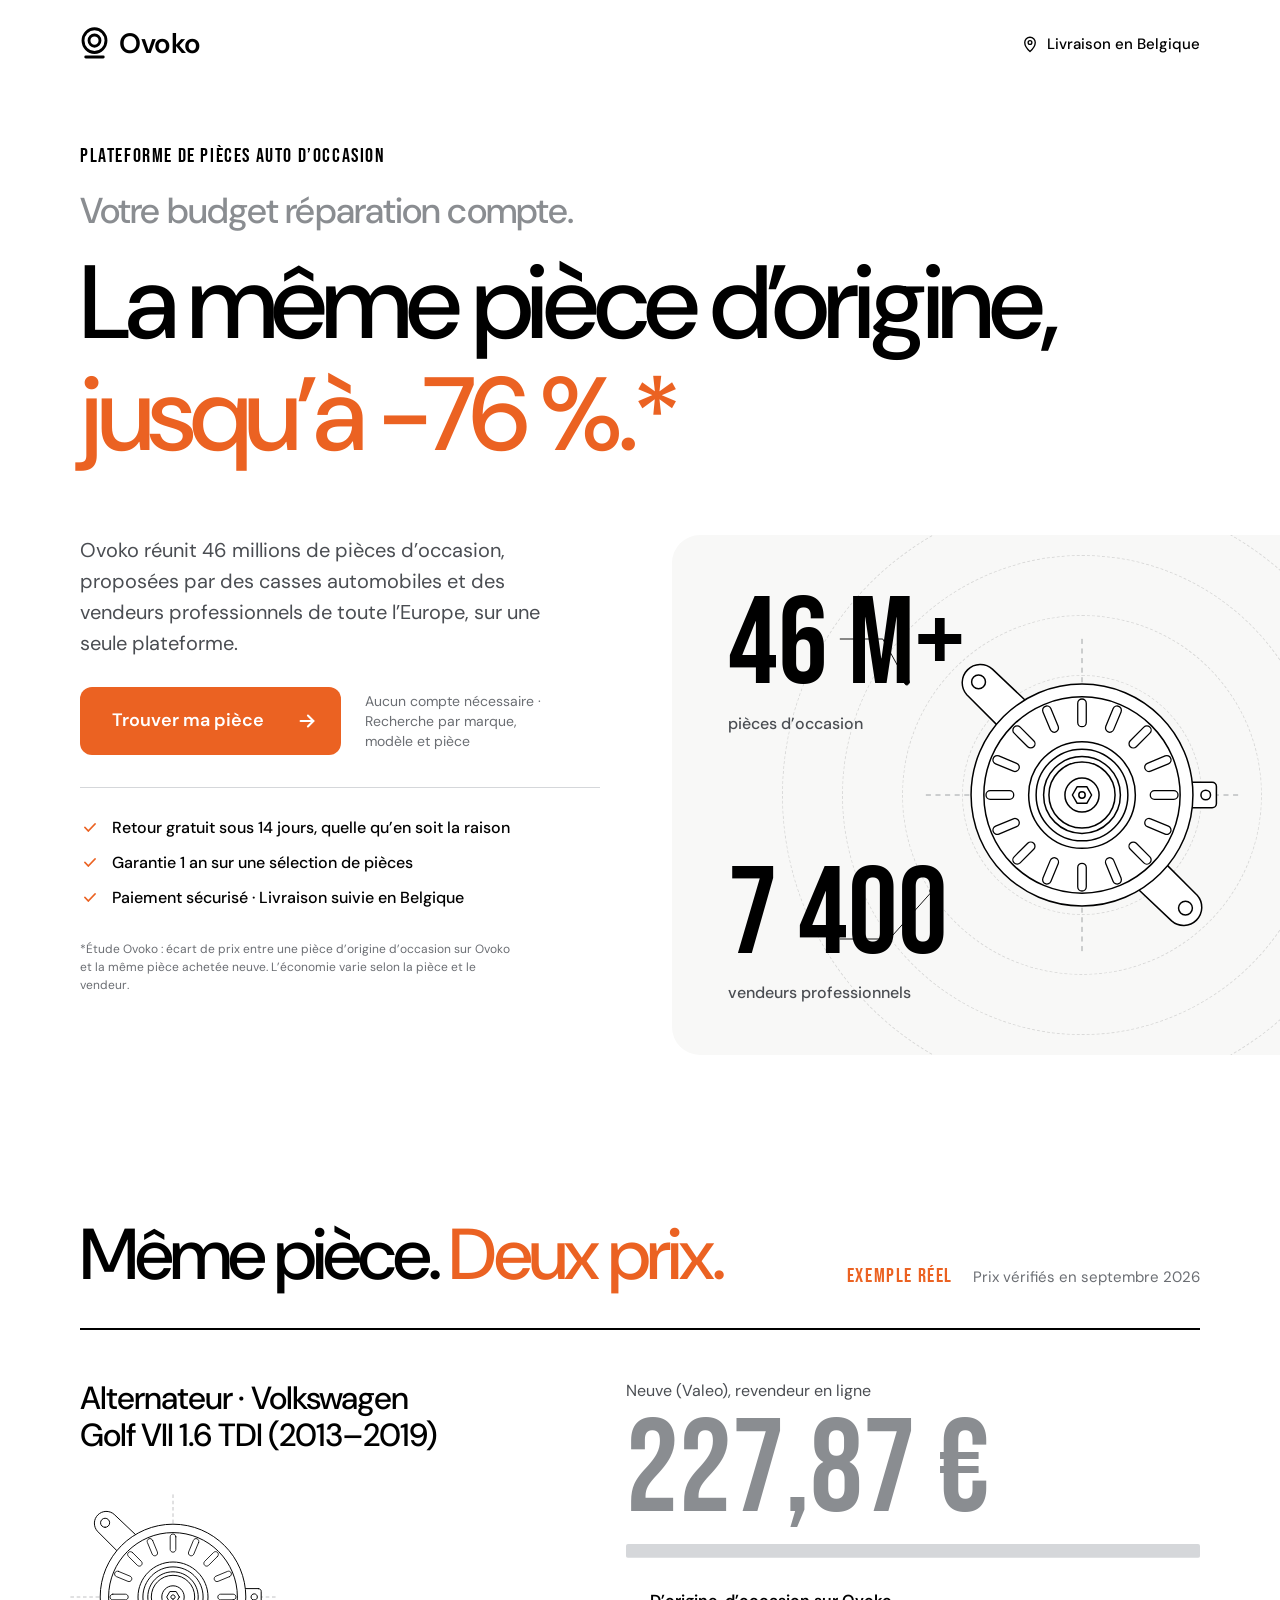
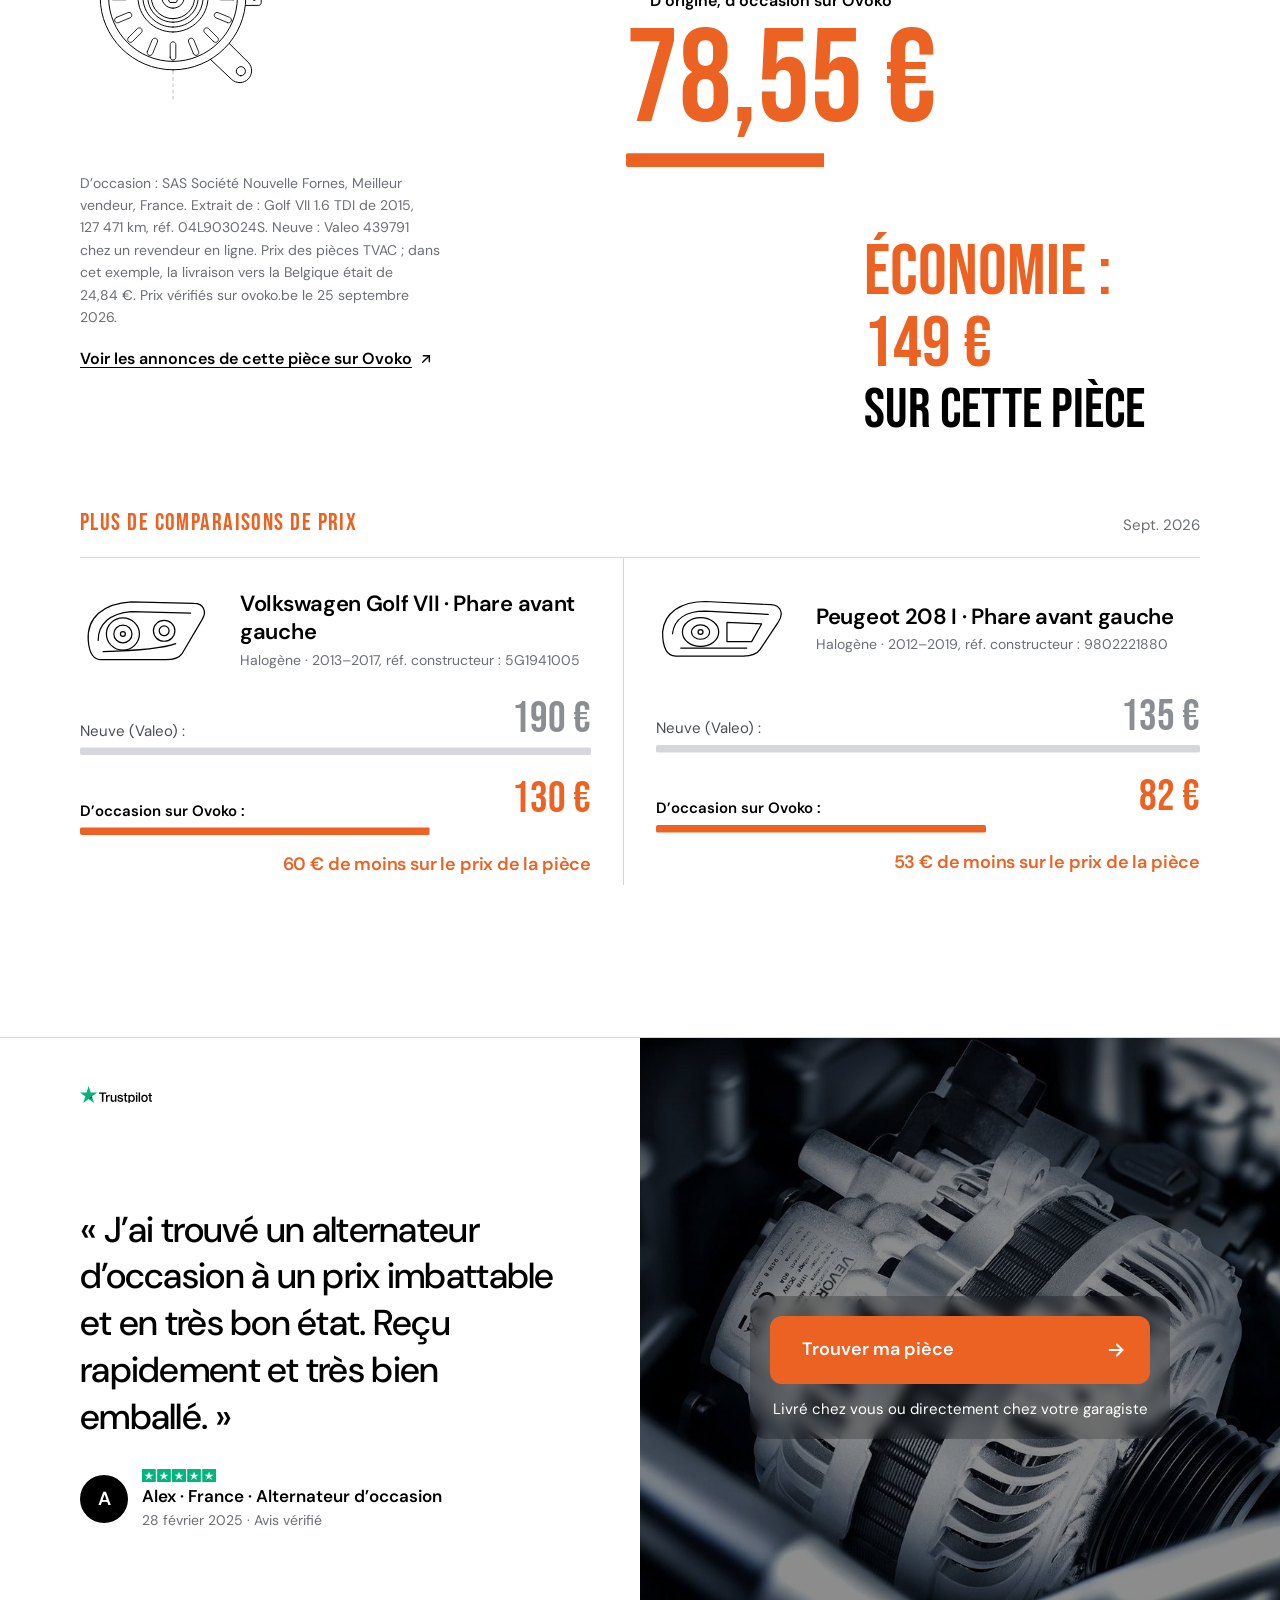
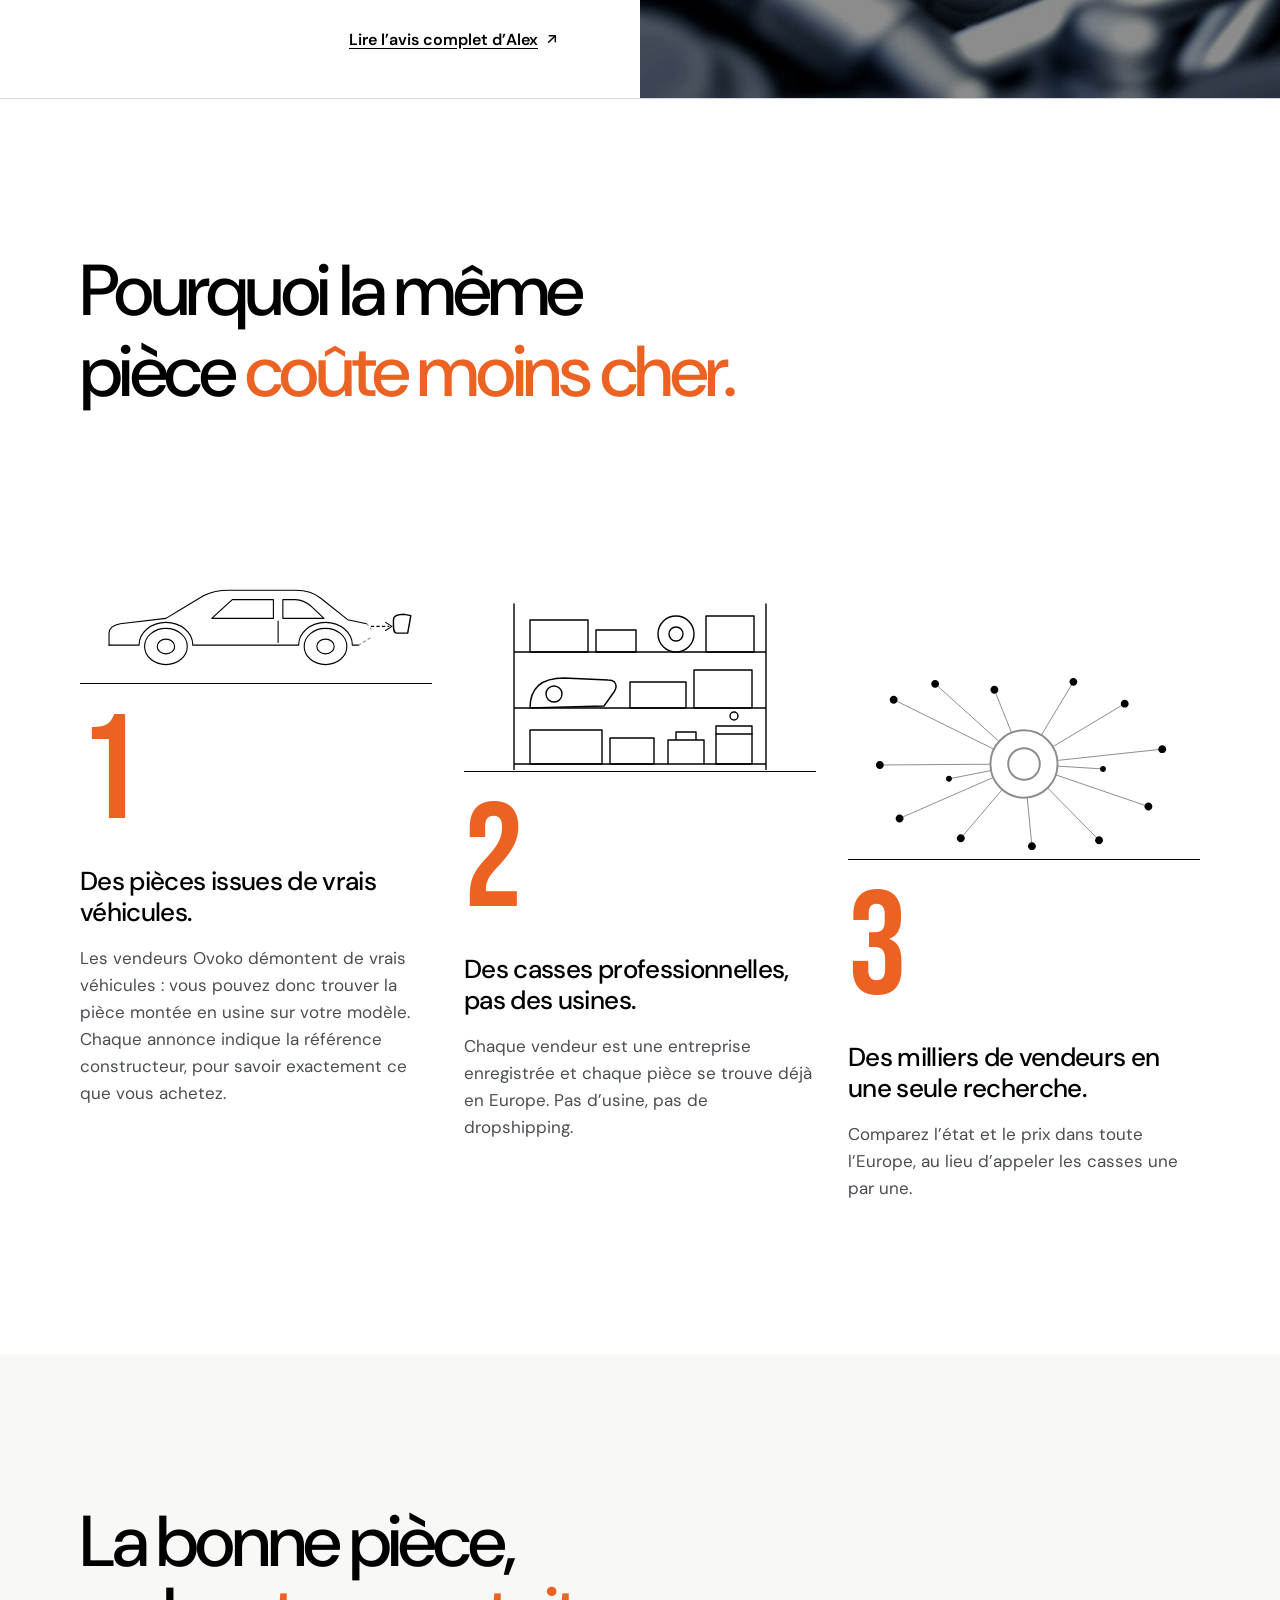
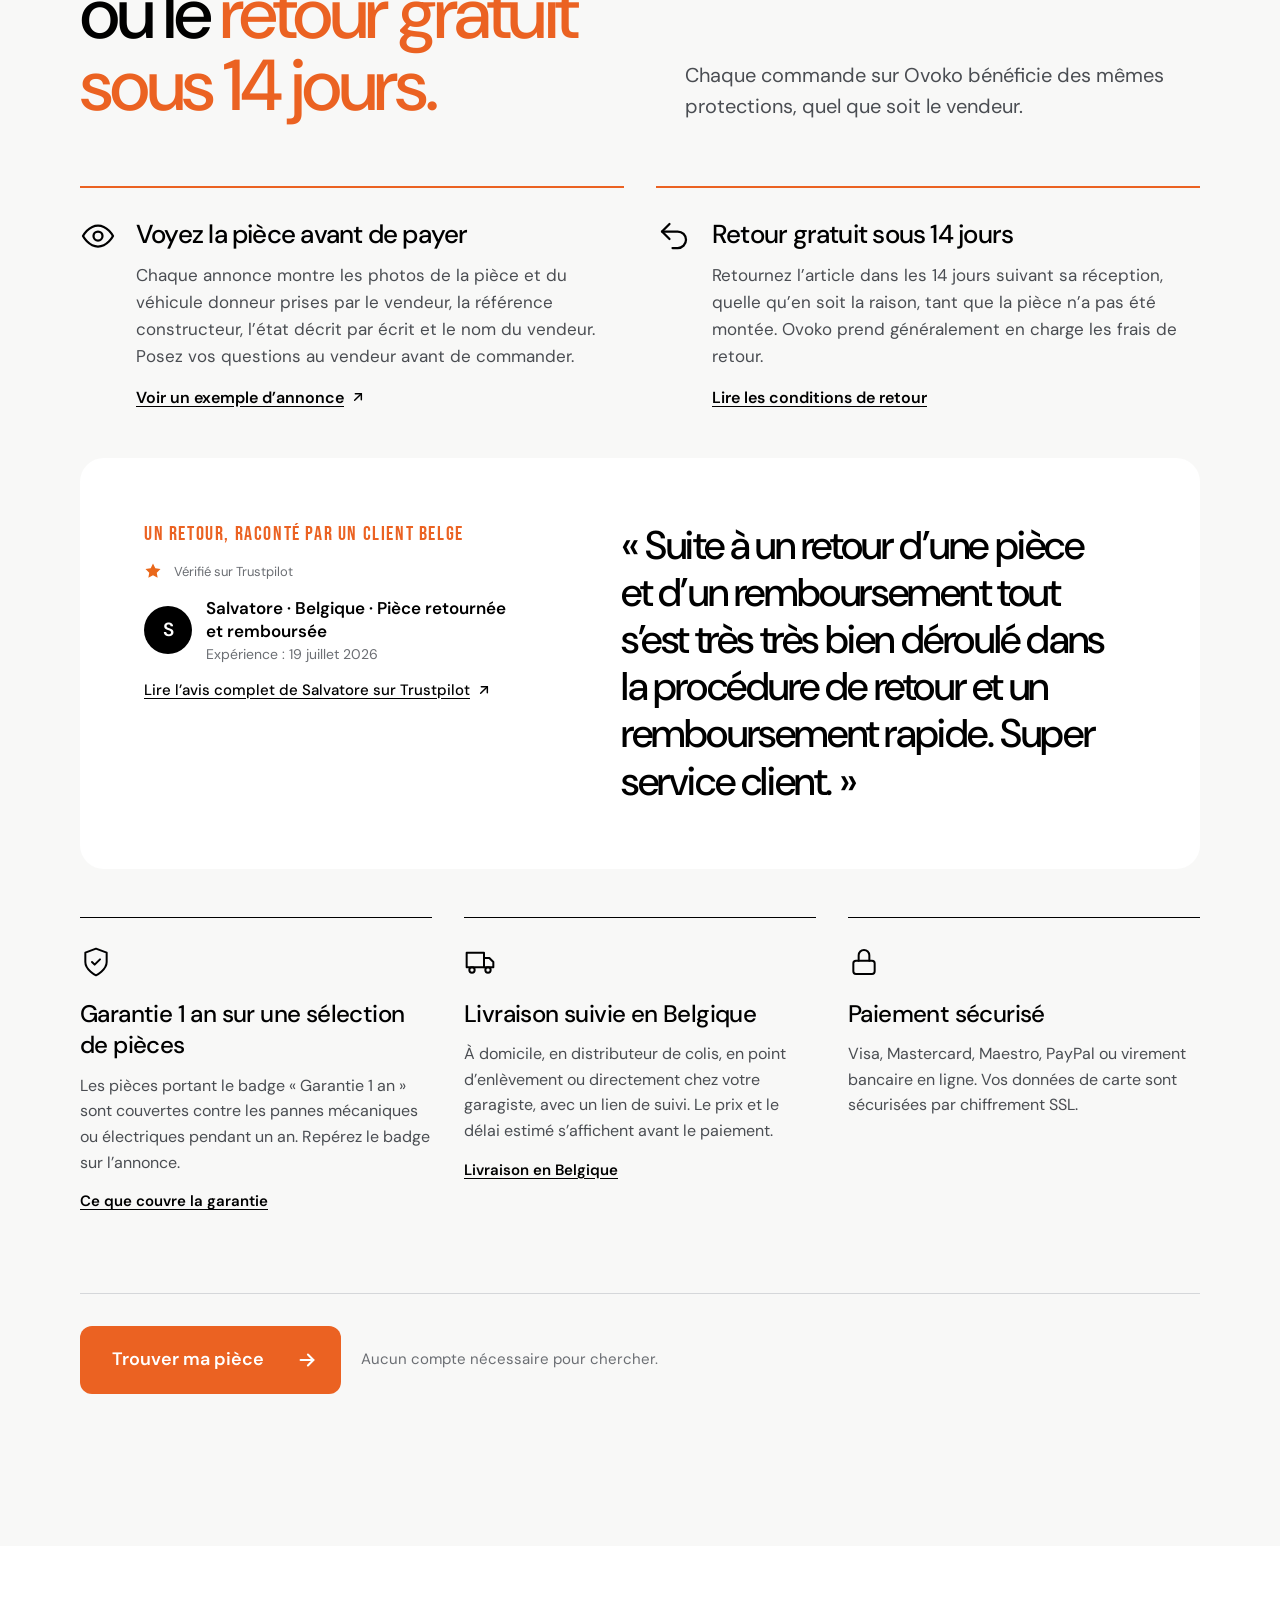
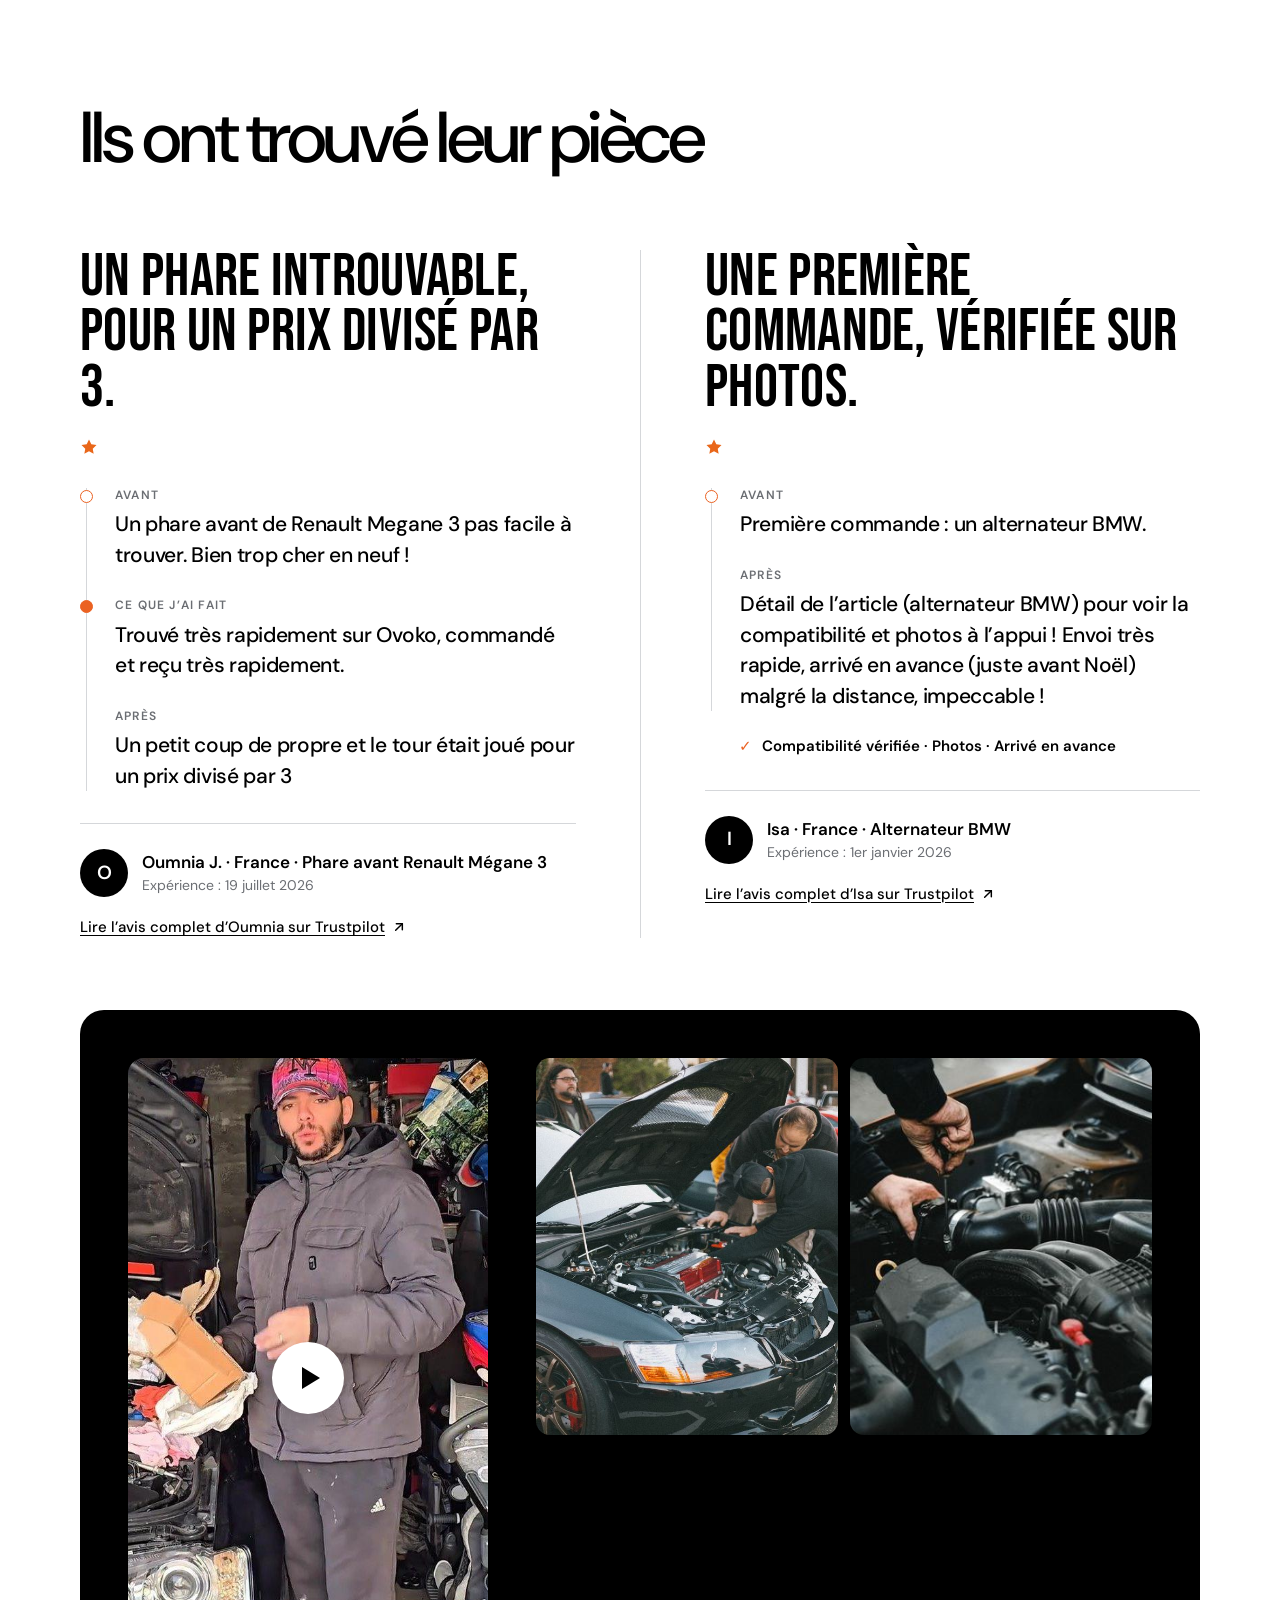
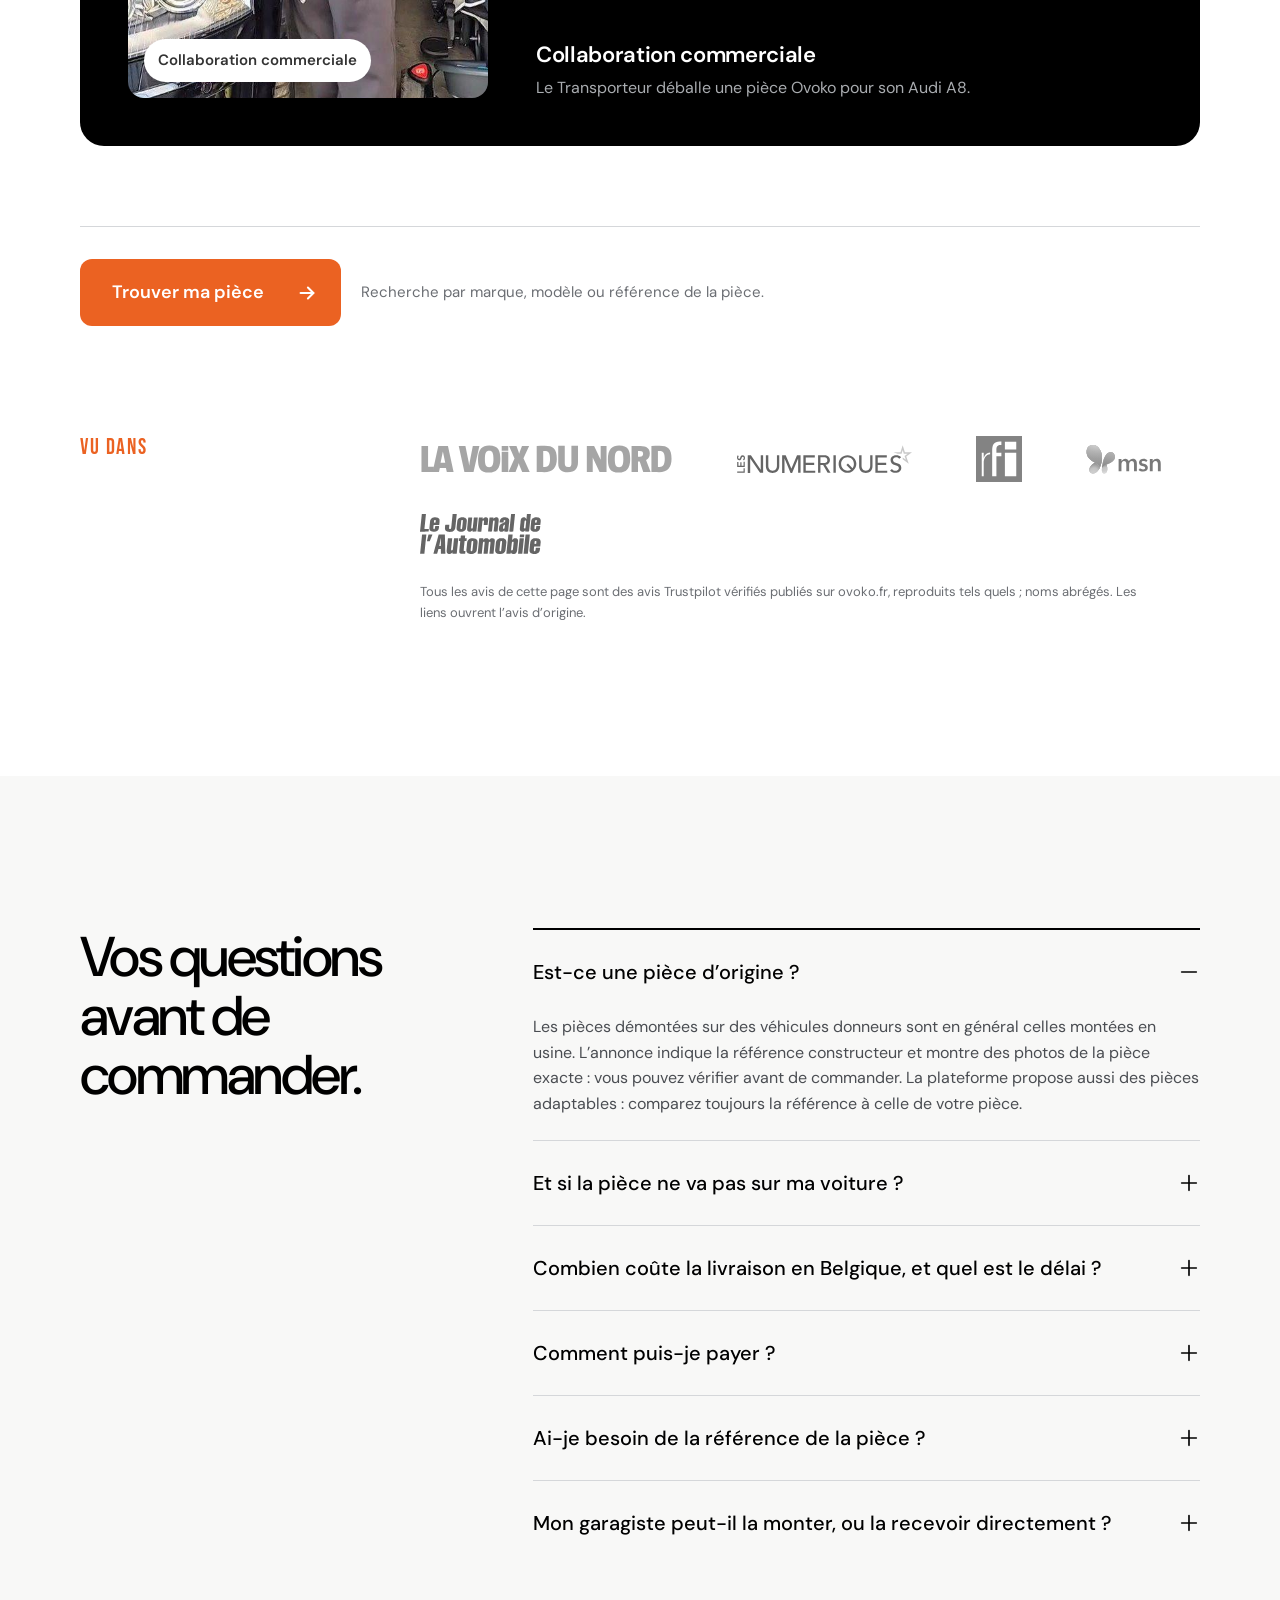
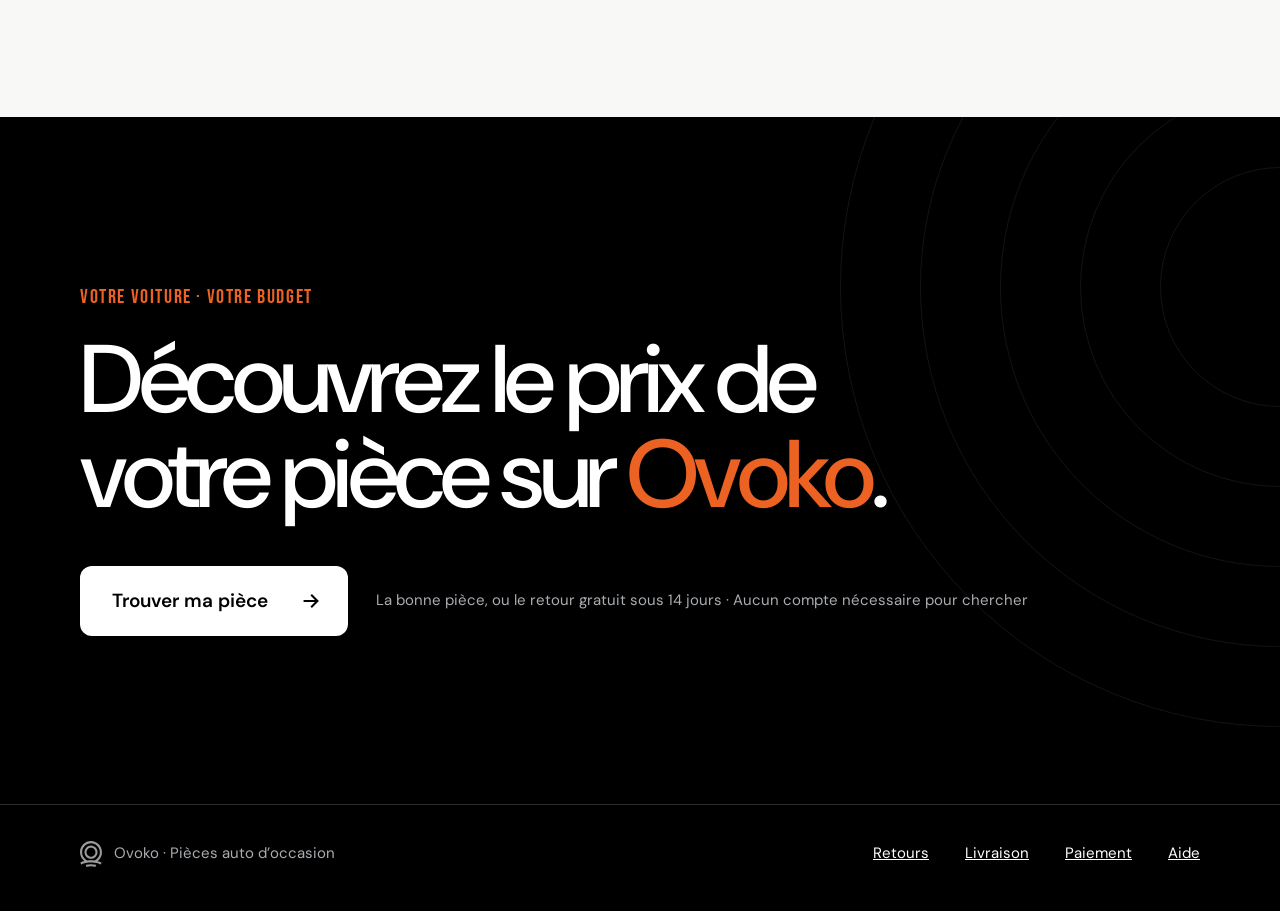
<file: simple.html>
<!doctype html>
<html lang="fr-BE" data-page="simple">
<head>
<meta charset="utf-8">
<meta name="viewport" content="width=device-width, initial-scale=1, viewport-fit=cover">
<title>Pièces auto d’origine d’occasion jusqu’à −76 % | Ovoko Belgique</title>
<meta name="description" content="Ovoko réunit 46 millions de pièces auto d’occasion de 7 400 casses automobiles et vendeurs professionnels européens. Retour gratuit sous 14 jours, livraison suivie en Belgique.">
<meta name="robots" content="noindex, follow">
<link rel="canonical" href="https://ovoko-be-landing.vercel.app/simple.html">
<meta name="theme-color" content="#ffffff">
<!-- Open Graph / social -->
<meta property="og:type" content="website">
<meta property="og:site_name" content="Ovoko">
<meta property="og:locale" content="fr_BE">
<meta property="og:url" content="https://ovoko-be-landing.vercel.app/simple.html">
<meta property="og:title" content="La même pièce d’origine, jusqu’à −76 %">
<meta property="og:description" content="46 millions de pièces auto d’occasion de vendeurs professionnels européens. Retour gratuit sous 14 jours, livraison suivie en Belgique.">
<meta property="og:image" content="https://ovoko-be-landing.vercel.app/assets/img/og-image.jpg">
<meta property="og:image:width" content="1200">
<meta property="og:image:height" content="630">
<meta property="og:image:alt" content="Ovoko : la même pièce d’origine, jusqu’à −76 %. Alternateur Golf VII à 78,55 € au lieu de 227,87 € neuf.">
<meta name="twitter:card" content="summary_large_image">
<meta name="twitter:title" content="La même pièce d’origine, jusqu’à −76 %">
<meta name="twitter:description" content="46 millions de pièces auto d’occasion de vendeurs professionnels européens. Retour gratuit sous 14 jours, livraison suivie en Belgique.">
<meta name="twitter:image" content="https://ovoko-be-landing.vercel.app/assets/img/og-image.jpg">
<!-- Icons -->
<link rel="icon" href="favicon.ico" sizes="48x48">
<link rel="icon" href="assets/icons/favicon.svg" type="image/svg+xml">
<link rel="apple-touch-icon" href="assets/icons/apple-touch-icon.png">
<link rel="manifest" href="site.webmanifest">
<script type="application/ld+json">
{"@context":"https://schema.org","@type":"WebPage","name":"Pièces auto d’origine d’occasion jusqu’à −76 % | Ovoko Belgique","description":"Ovoko réunit 46 millions de pièces auto d’occasion de 7 400 casses automobiles et vendeurs professionnels européens. Retour gratuit sous 14 jours, livraison suivie en Belgique.","inLanguage":"fr-BE","url":"https://ovoko-be-landing.vercel.app/simple.html","publisher":{"@type":"Organization","name":"Ovoko","url":"https://ovoko.be/fr","logo":"https://ovoko-be-landing.vercel.app/assets/icons/icon-512.png"}}
</script>
<link rel="preconnect" href="https://fonts.googleapis.com">
<link rel="preconnect" href="https://fonts.gstatic.com" crossorigin>
<link href="https://fonts.googleapis.com/css2?family=Bebas+Neue&family=DM+Sans:opsz,wght@9..40,400;9..40,500;9..40,600;9..40,700&display=swap" rel="stylesheet">
<link rel="stylesheet" href="assets/css/style.css">
<link rel="stylesheet" href="assets/css/simple.css">
<!-- Meta Pixel: paste the base code here once the client shares the pixel ID. -->
</head>
<body class="page-simple">

<!-- ================= HERO A · line-illustration variant ================= -->
<header class="hero-a-s" id="top">
  <div class="s-header">
    <div class="s-header__inner container">
      <a class="s-brand" href="https://ovoko.be/fr" aria-label="Ovoko" target="_blank" rel="noopener"><img src="assets/simple/mark-black.svg" alt="" width="29" height="34"> Ovoko</a>
      <a class="s-geo" href="https://ovoko.be/fr/livraison" target="_blank" rel="noopener"><img src="assets/simple/pin.svg" alt="" width="18" height="18"> Livraison en Belgique</a>
    </div>
  </div>
  <div class="s-hero container">
    <p class="s-label s-hero__eyebrow">Plateforme de pièces auto d’occasion</p>
    <p class="s-hero__pre">Votre budget réparation compte.</p>
    <h1>La même pièce d’origine,<br> <span class="s-or">jusqu’à −76&nbsp;%.*</span></h1>
    <div class="s-hero__grid">
      <div>
        <p class="s-hero__sub">Ovoko réunit 46 millions de pièces d’occasion, proposées par des casses automobiles et des vendeurs professionnels de toute l’Europe, sur une seule plateforme.</p>
        <div class="s-hero__cta">
          <a class="btn-s js-cta" data-cta="hero" href="https://ovoko.be/fr" target="_blank" rel="noopener">Trouver ma pièce <img src="assets/simple/arrow-white.svg" alt="" width="22" height="22"></a>
          <p class="s-hero__micro">Aucun compte nécessaire · Recherche par marque, modèle et pièce</p>
        </div>
        <ul class="s-checks">
          <li>Retour gratuit sous 14&nbsp;jours, quelle qu’en soit la raison</li>
          <li>Garantie 1&nbsp;an sur une sélection de pièces</li>
          <li>Paiement sécurisé · Livraison suivie en Belgique</li>
        </ul>
        <p class="s-hero__foot">*Étude Ovoko&nbsp;: écart de prix entre une pièce d’origine d’occasion sur Ovoko et la même pièce achetée neuve. L’économie varie selon la pièce et le vendeur.</p>
      </div>
      <div class="s-panel" data-reveal aria-label="Ovoko en chiffres">
        <div class="s-panel__rings" aria-hidden="true"><i></i><i></i><i></i><i></i></div>
        <img class="s-panel__lines" src="assets/simple/hero-leaders.svg" alt="" width="736" height="520">
        <img class="s-panel__alt" src="assets/simple/hero-alternator.svg" alt="" width="320" height="320">
        <div class="s-panel__stat"><p class="num" translate="no">46&nbsp;M+</p><p>pièces d’occasion</p></div>
        <div class="s-panel__stat"><p class="num" translate="no">7&nbsp;400</p><p>vendeurs professionnels</p></div>
      </div>
    </div>
  </div>
</header>

<main id="main">

<!-- ================= Same part, two prices ================= -->
<section class="s-sec" aria-labelledby="price-title" style="padding-top:40px">
  <div class="container">
    <div class="s-price__head">
      <h2 class="s-h2" id="price-title">Même pièce. <span class="s-or">Deux prix.</span></h2>
      <p class="s-price__real"><span class="s-label">Exemple réel</span> Prix vérifiés en septembre 2026</p>
    </div>
    <div class="s-price__grid" data-reveal>
      <div class="s-price__part">
        <h3>Alternateur · Volkswagen Golf&nbsp;VII 1.6&nbsp;TDI (2013–2019)</h3>
        <img class="s-price__illus" src="assets/simple/alternator-small.svg" alt="" width="210" height="210">
        <p class="s-price__fine">D’occasion&nbsp;: SAS Société Nouvelle Fornes, Meilleur vendeur, France. Extrait de&nbsp;: Golf VII 1.6 TDI de 2015, 127&nbsp;471&nbsp;km, réf. 04L903024S. Neuve&nbsp;: Valeo 439791 chez un revendeur en ligne. Prix des pièces TVAC&nbsp;; dans cet exemple, la livraison vers la Belgique était de 24,84&nbsp;€. Prix vérifiés sur ovoko.be le 25 septembre 2026.</p>
        <a class="s-link js-cta" data-cta="price-listings" href="https://ovoko.be/fr/chercher?q=04L903024S" target="_blank" rel="noopener">Voir les annonces de cette pièce sur Ovoko <img src="assets/simple/arrow-ne.svg" alt="" width="16" height="16"></a>
      </div>
      <div>
        <div class="s-row s-row--new">
          <p class="s-row__label">Neuve (Valeo), revendeur en ligne</p>
          <p class="num" translate="no">227,87&nbsp;€</p>
          <div class="s-bar"></div>
        </div>
        <div class="s-row">
          <p class="s-row__label s-row__label--strong"><img src="assets/simple/ovoko-mark-small.svg" alt="" width="16" height="18"> D’origine, d’occasion sur Ovoko</p>
          <p class="num" translate="no">78,55&nbsp;€</p>
          <div class="s-bar s-bar--used"></div>
        </div>
        <p class="s-save"><b>Économie&nbsp;: 149&nbsp;€</b><span>sur cette pièce</span></p>
      </div>
    </div>

    <div class="s-more__head"><span class="s-label">Plus de comparaisons de prix</span><span>Sept. 2026</span></div>
    <div class="s-cmp" data-mslider>
      <article data-reveal>
        <div class="s-cmp__head"><img src="assets/simple/headlight-golf.svg" alt="" width="132" height="74"><div><h4>Volkswagen Golf VII · Phare avant gauche</h4><p>Halogène · 2013–2017, réf. constructeur&nbsp;: 5G1941005</p></div></div>
        <div>
          <div class="s-cline"><div class="s-cline__top"><span>Neuve (Valeo)&nbsp;:</span><span class="num" translate="no">190&nbsp;€</span></div><div class="s-bar"></div></div>
          <div class="s-cline s-cline--used"><div class="s-cline__top"><span>D’occasion sur Ovoko&nbsp;:</span><span class="num" translate="no">130&nbsp;€</span></div><div class="s-bar" style="width:68.4%"></div></div>
          <p class="s-cmp__save">60&nbsp;€ de moins sur le prix de la pièce</p>
        </div>
      </article>
      <article data-reveal>
        <div class="s-cmp__head"><img src="assets/simple/headlight-208.svg" alt="" width="132" height="74"><div><h4>Peugeot 208&nbsp;I · Phare avant gauche</h4><p>Halogène · 2012–2019, réf. constructeur&nbsp;: 9802221880</p></div></div>
        <div>
          <div class="s-cline"><div class="s-cline__top"><span>Neuve (Valeo)&nbsp;:</span><span class="num" translate="no">135&nbsp;€</span></div><div class="s-bar"></div></div>
          <div class="s-cline s-cline--used"><div class="s-cline__top"><span>D’occasion sur Ovoko&nbsp;:</span><span class="num" translate="no">82&nbsp;€</span></div><div class="s-bar" style="width:60.7%"></div></div>
          <p class="s-cmp__save">53&nbsp;€ de moins sur le prix de la pièce</p>
        </div>
      </article>
    </div>
  </div>
</section>

<!-- ================= Review band (Alex) ================= -->
<section class="s-band" aria-label="Avis client vérifié">
  <figure class="s-band__review">
    <img class="tp" src="assets/icons/tp-logo.svg" alt="Trustpilot" width="72" height="17">
    <blockquote class="s-band__quote">«&nbsp;J’ai trouvé un alternateur d’occasion à un prix imbattable et en très bon état. Reçu rapidement et très bien emballé.&nbsp;»</blockquote>
    <figcaption class="s-who">
      <span class="s-av">A</span>
      <span class="s-who__meta">
        <img class="stars" src="assets/img/tp-stars.png" alt="5 étoiles sur 5" width="74" height="14">
        <span class="s-who__name">Alex · France · Alternateur d’occasion</span>
        <span class="s-who__date">28 février 2025 · Avis vérifié</span>
      </span>
    </figcaption>
    <a class="s-link" href="https://fr.trustpilot.com/reviews/67ddb43ac8c467424a99ba6d" target="_blank" rel="noopener">Lire l’avis complet d’Alex <img src="assets/simple/arrow-ne.svg" alt="" width="16" height="16"></a>
  </figure>
  <div class="s-band__cta">
    <div class="glass">
      <a class="btn-s js-cta" data-cta="mid" href="https://ovoko.be/fr" target="_blank" rel="noopener">Trouver ma pièce <img src="assets/simple/arrow-white.svg" alt="" width="22" height="22"></a>
      <p>Livré chez vous ou directement chez votre garagiste</p>
    </div>
  </div>
</section>

<!-- ================= Why it costs less ================= -->
<section class="s-sec" aria-labelledby="why-title">
  <div class="container">
    <h2 class="s-h2 s-why__title" id="why-title">Pourquoi la même pièce <span class="s-or">coûte moins cher.</span></h2>
    <ol class="s-why__cols" data-mslider style="list-style:none;padding:0;margin:0">
      <li class="s-reason">
        <div class="s-reason__art"><img src="assets/simple/why-car.svg" alt="" width="340" height="145"></div>
        <p class="num" translate="no">1</p>
        <h3>Des pièces issues de vrais véhicules.</h3>
        <p>Les vendeurs Ovoko démontent de vrais véhicules&nbsp;: vous pouvez donc trouver la pièce montée en usine sur votre modèle. Chaque annonce indique la référence constructeur, pour savoir exactement ce que vous achetez.</p>
      </li>
      <li class="s-reason">
        <div class="s-reason__art"><img src="assets/simple/why-shelves.svg" alt="" width="300" height="180"></div>
        <p class="num" translate="no">2</p>
        <h3>Des casses professionnelles, pas des usines.</h3>
        <p>Chaque vendeur est une entreprise enregistrée et chaque pièce se trouve déjà en Europe. Pas d’usine, pas de dropshipping.</p>
      </li>
      <li class="s-reason">
        <div class="s-reason__art"><img src="assets/simple/why-network.svg" alt="" width="320" height="190"></div>
        <p class="num" translate="no">3</p>
        <h3>Des milliers de vendeurs en une seule recherche.</h3>
        <p>Comparez l’état et le prix dans toute l’Europe, au lieu d’appeler les casses une par une.</p>
      </li>
    </ol>
  </div>
</section>

<!-- ================= Fits your car, or free returns ================= -->
<section class="s-sec s-warm" id="annonces" aria-labelledby="fits-title">
  <div class="container">
    <div class="s-fits__head">
      <h2 class="s-h2" id="fits-title">La bonne pièce, ou le <span class="s-or">retour gratuit sous&nbsp;14&nbsp;jours.</span></h2>
      <p>Chaque commande sur Ovoko bénéficie des mêmes protections, quel que soit le vendeur.</p>
    </div>
    <div class="s-duo" data-mslider>
      <div>
        <img class="ico" src="assets/simple/i-eye.svg" alt="" width="36" height="36">
        <div>
          <h3>Voyez la pièce avant de payer</h3>
          <p>Chaque annonce montre les photos de la pièce et du véhicule donneur prises par le vendeur, la référence constructeur, l’état décrit par écrit et le nom du vendeur. Posez vos questions au vendeur avant de commander.</p>
          <a class="s-link js-cta" data-cta="example-listing" href="https://ovoko.be/fr/les-pieces/fkk6899-04l903024s-volkswagen-golf-vii-generateur-alternateur" target="_blank" rel="noopener">Voir un exemple d’annonce <img src="assets/simple/arrow-ne.svg" alt="" width="16" height="16"></a>
        </div>
      </div>
      <div>
        <img class="ico" src="assets/simple/i-return.svg" alt="" width="36" height="36">
        <div>
          <h3>Retour gratuit sous 14&nbsp;jours</h3>
          <p>Retournez l’article dans les 14&nbsp;jours suivant sa réception, quelle qu’en soit la raison, tant que la pièce n’a pas été montée. Ovoko prend généralement en charge les frais de retour.</p>
          <a class="s-link" href="https://ovoko.be/fr/retours-et-garantie" target="_blank" rel="noopener">Lire les conditions de retour</a>
        </div>
      </div>
    </div>
    <figure class="s-bcard">
      <figcaption class="s-bcard__meta">
        <span class="s-label">Un retour, raconté par un client belge</span>
        <span class="s-verified"><img src="assets/simple/star.svg" alt="" width="18" height="18"> Vérifié sur Trustpilot</span>
        <span class="s-who"><span class="s-av">S</span><span class="s-who__meta"><span class="s-who__name">Salvatore · Belgique · Pièce retournée et remboursée</span><span class="s-who__date">Expérience&nbsp;: 19 juillet 2026</span></span></span>
        <a class="s-link s-link--m" href="https://fr.trustpilot.com/reviews/6a781b3e71f900ef16a7fd75" target="_blank" rel="noopener">Lire l’avis complet de Salvatore sur Trustpilot <img src="assets/simple/arrow-ne.svg" alt="" width="15" height="15"></a>
      </figcaption>
      <blockquote class="s-bcard__quote">«&nbsp;Suite à un retour d’une pièce et d’un remboursement tout s’est très très bien déroulé dans la procédure de retour et un remboursement rapide. Super service client.&nbsp;»</blockquote>
    </figure>
    <div class="s-trio" data-mslider>
      <div>
        <img class="ico" src="assets/simple/i-shield.svg" alt="" width="32" height="32">
        <h3>Garantie 1&nbsp;an sur une sélection de pièces</h3>
        <p>Les pièces portant le badge «&nbsp;Garantie 1&nbsp;an&nbsp;» sont couvertes contre les pannes mécaniques ou électriques pendant un an. Repérez le badge sur l’annonce.</p>
        <a class="s-link" href="https://ovoko.be/fr/retours-et-garantie" target="_blank" rel="noopener">Ce que couvre la garantie</a>
      </div>
      <div>
        <img class="ico" src="assets/simple/i-truck.svg" alt="" width="32" height="32">
        <h3>Livraison suivie en Belgique</h3>
        <p>À domicile, en distributeur de colis, en point d’enlèvement ou directement chez votre garagiste, avec un lien de suivi. Le prix et le délai estimé s’affichent avant le paiement.</p>
        <a class="s-link" href="https://ovoko.be/fr/livraison" target="_blank" rel="noopener">Livraison en Belgique</a>
      </div>
      <div>
        <img class="ico" src="assets/simple/i-lock.svg" alt="" width="32" height="32">
        <h3>Paiement sécurisé</h3>
        <p>Visa, Mastercard, Maestro, PayPal ou virement bancaire en ligne. Vos données de carte sont sécurisées par chiffrement SSL.</p>
      </div>
    </div>
    <div class="s-midcta">
      <a class="btn-s js-cta" data-cta="mid-protect" href="https://ovoko.be/fr" target="_blank" rel="noopener">Trouver ma pièce <img src="assets/simple/arrow-white.svg" alt="" width="22" height="22"></a>
      <p>Aucun compte nécessaire pour chercher.</p>
    </div>
  </div>
</section>

<!-- ================= Real customer stories ================= -->
<section class="s-sec" aria-labelledby="stories-title">
  <div class="container">
    <h2 class="s-h2" id="stories-title">Ils ont trouvé leur pièce</h2>
    <div class="s-stories__grid" data-mslider>
      <article class="s-story">
        <h3>Un phare introuvable, pour un prix divisé par 3.</h3>
        <img class="s-story__star" src="assets/simple/star.svg" alt="" width="18" height="18">
        <ol class="s-timeline">
          <li><small>Avant</small><p>Un phare avant de Renault Megane 3 pas facile à trouver. Bien trop cher en neuf&nbsp;!</p></li>
          <li class="is-dark"><small>Ce que j’ai fait</small><p>Trouvé très rapidement sur Ovoko, commandé et reçu très rapidement.</p></li>
          <li class="no-dot"><small>Après</small><p>Un petit coup de propre et le tour était joué pour un prix divisé par 3</p></li>
        </ol>
        <div class="s-story__foot">
          <div class="s-who"><span class="s-av">O</span><span class="s-who__meta"><span class="s-who__name">Oumnia J. · France · Phare avant Renault Mégane 3</span><span class="s-who__date">Expérience&nbsp;: 19 juillet 2026</span></span></div>
          <a class="s-link s-link--m" href="https://fr.trustpilot.com/reviews/6a6f1974ad38a2e9084b153e" target="_blank" rel="noopener">Lire l’avis complet d’Oumnia sur Trustpilot <img src="assets/simple/arrow-ne.svg" alt="" width="15" height="15"></a>
        </div>
      </article>
      <article class="s-story">
        <h3>Une première commande, vérifiée sur photos.</h3>
        <img class="s-story__star" src="assets/simple/star.svg" alt="" width="18" height="18">
        <ol class="s-timeline">
          <li><small>Avant</small><p>Première commande&nbsp;: un alternateur BMW.</p></li>
          <li class="no-dot"><small>Après</small><p>Détail de l’article (alternateur BMW) pour voir la compatibilité et photos à l’appui&nbsp;! Envoi très rapide, arrivé en avance (juste avant Noël) malgré la distance, impeccable&nbsp;!</p></li>
        </ol>
        <p class="s-tags">Compatibilité vérifiée · Photos · Arrivé en avance</p>
        <div class="s-story__foot">
          <div class="s-who"><span class="s-av">I</span><span class="s-who__meta"><span class="s-who__name">Isa · France · Alternateur BMW</span><span class="s-who__date">Expérience&nbsp;: 1er janvier 2026</span></span></div>
          <a class="s-link s-link--m" href="https://fr.trustpilot.com/reviews/6956e10eb4172fb39fc50c69" target="_blank" rel="noopener">Lire l’avis complet d’Isa sur Trustpilot <img src="assets/simple/arrow-ne.svg" alt="" width="15" height="15"></a>
        </div>
      </article>
    </div>

    <div class="s-video">
      <div class="video is-muted" data-video>
        <img class="poster" src="assets/img/video-poster.jpg" alt="" width="528" height="1080" loading="lazy">
        <video src="assets/video/le-transporteur-a8.mp4" playsinline muted preload="none" loop aria-label="Le Transporteur déballe une pièce Ovoko pour son Audi A8"></video>
        <button class="video__play" aria-label="Lire la vidéo"></button>
        <div class="video__bar"><span class="video__label">Collaboration commerciale</span><button class="video__sound" aria-label="Activer le son"><img src="assets/icons/volume.svg" alt="" width="24" height="24"></button></div>
      </div>
      <div class="s-video__side">
        <div class="s-video__photos">
          <img src="assets/img/p-hood.jpg" alt="Deux mécaniciens penchés sur un moteur, capot ouvert" width="720" height="900" loading="lazy">
          <img src="assets/img/p-hands.jpg" alt="Un mécanicien remplace une pièce dans le compartiment moteur" width="1000" height="750" loading="lazy">
        </div>
        <div class="s-video__cap"><b>Collaboration commerciale</b><span>Le Transporteur déballe une pièce Ovoko pour son Audi A8.</span></div>
      </div>
    </div>

    <div class="s-midcta">
      <a class="btn-s js-cta" data-cta="mid-stories" href="https://ovoko.be/fr" target="_blank" rel="noopener">Trouver ma pièce <img src="assets/simple/arrow-white.svg" alt="" width="22" height="22"></a>
      <p>Recherche par marque, modèle ou référence de la pièce.</p>
    </div>

    <div class="s-press">
      <p class="s-label">Vu dans</p>
      <div>
        <ul class="press__logos s-press__logos" aria-label="Médias qui ont parlé d’Ovoko">
          <li><img src="assets/press/la-voix-du-nord.svg" alt="La Voix du Nord" width="146" height="17" loading="lazy"></li>
          <li><img src="assets/press/les-numeriques.svg" alt="Les Numériques" width="140" height="24" loading="lazy"></li>
          <li><img src="assets/press/rfi.svg" alt="RFI" width="36" height="36" loading="lazy"></li>
          <li><img src="assets/press/msn.svg" alt="MSN" width="61" height="24" loading="lazy"></li>
          <li><img src="assets/press/journal-auto.svg" alt="Le Journal de l’Automobile" width="96" height="32" loading="lazy"></li>
        </ul>
        <p class="s-press__note">Tous les avis de cette page sont des avis Trustpilot vérifiés publiés sur ovoko.fr, reproduits tels quels&nbsp;; noms abrégés. Les liens ouvrent l’avis d’origine.</p>
      </div>
    </div>
  </div>
</section>

<!-- ================= FAQ ================= -->
<section class="s-sec s-warm s-faq faq" aria-labelledby="faq-title">
  <div class="container s-faq__grid">
    <h2 class="s-h2" id="faq-title">Vos questions avant de commander.</h2>
    <div class="faq__list" data-faq>
      <div class="faq__item is-open">
        <button class="faq__q" aria-expanded="true" aria-controls="faq-1">Est-ce une pièce d’origine&nbsp;? <img class="i-plus" src="assets/icons/plus.svg" alt=""><img class="i-minus" src="assets/icons/minus.svg" alt=""></button>
        <div class="faq__a" id="faq-1"><div><p>Les pièces démontées sur des véhicules donneurs sont en général celles montées en usine. L’annonce indique la référence constructeur et montre des photos de la pièce exacte&nbsp;: vous pouvez vérifier avant de commander. La plateforme propose aussi des pièces adaptables&nbsp;: comparez toujours la référence à celle de votre pièce.</p></div></div>
      </div>
      <div class="faq__item">
        <button class="faq__q" aria-expanded="false" aria-controls="faq-2">Et si la pièce ne va pas sur ma voiture&nbsp;? <img class="i-plus" src="assets/icons/plus.svg" alt=""><img class="i-minus" src="assets/icons/minus.svg" alt=""></button>
        <div class="faq__a" id="faq-2"><div><p>Vous pouvez la retourner dans les 14&nbsp;jours suivant sa réception, quelle qu’en soit la raison, tant qu’elle n’a pas été montée&nbsp;: Ovoko prend généralement en charge les frais de retour et vous êtes remboursé. Pour éviter un retour, comparez la référence constructeur de l’annonce avec celle de votre pièce et posez vos questions au vendeur avant de commander. <a href="https://ovoko.be/fr/retours-et-garantie" target="_blank" rel="noopener">Conditions de retour</a></p></div></div>
      </div>
      <div class="faq__item">
        <button class="faq__q" aria-expanded="false" aria-controls="faq-3">Combien coûte la livraison en Belgique, et quel est le délai&nbsp;? <img class="i-plus" src="assets/icons/plus.svg" alt=""><img class="i-minus" src="assets/icons/minus.svg" alt=""></button>
        <div class="faq__a" id="faq-3"><div><p>Le prix et le délai estimé de livraison s’affichent sur l’annonce et au moment de la commande, avant le paiement. Ils dépendent du pays du vendeur ainsi que du poids et de la taille de la pièce. Chaque envoi est suivi&nbsp;: vous recevez un lien de suivi par e-mail.</p></div></div>
      </div>
      <div class="faq__item">
        <button class="faq__q" aria-expanded="false" aria-controls="faq-4">Comment puis-je payer&nbsp;? <img class="i-plus" src="assets/icons/plus.svg" alt=""><img class="i-minus" src="assets/icons/minus.svg" alt=""></button>
        <div class="faq__a" id="faq-4"><div><p>Par carte (Visa, Visa Electron, Mastercard, Maestro), PayPal ou virement bancaire en ligne. Les options disponibles s’affichent au moment du paiement, et vos données de carte sont sécurisées par chiffrement SSL.</p></div></div>
      </div>
      <div class="faq__item">
        <button class="faq__q" aria-expanded="false" aria-controls="faq-5">Ai-je besoin de la référence de la pièce&nbsp;? <img class="i-plus" src="assets/icons/plus.svg" alt=""><img class="i-minus" src="assets/icons/minus.svg" alt=""></button>
        <div class="faq__a" id="faq-5"><div><p>Non. Recherchez par marque, modèle et nom de la pièce. Si vous avez la référence constructeur, elle affine les résultats et vous permet de vérifier la compatibilité.</p></div></div>
      </div>
      <div class="faq__item">
        <button class="faq__q" aria-expanded="false" aria-controls="faq-6">Mon garagiste peut-il la monter, ou la recevoir directement&nbsp;? <img class="i-plus" src="assets/icons/plus.svg" alt=""><img class="i-minus" src="assets/icons/minus.svg" alt=""></button>
        <div class="faq__a" id="faq-6"><div><p>Oui. Indiquez l’adresse de votre garagiste ou de votre atelier comme adresse de livraison avant de payer&nbsp;: la pièce lui est livrée directement.</p></div></div>
      </div>
    </div>
  </div>
</section>

</main>

<!-- ================= Final CTA + footer ================= -->
<footer class="s-final" id="final">
  <div class="s-final__rings" aria-hidden="true"><i></i><i></i><i></i><i></i><i></i></div>
  <div class="s-final__body container">
    <p class="s-label">Votre voiture · Votre budget</p>
    <h2>Découvrez le prix de votre pièce sur <span class="orange">Ovoko</span>.</h2>
    <div class="s-final__cta">
      <a class="btn-s btn-s--white js-cta" data-cta="final" href="https://ovoko.be/fr" target="_blank" rel="noopener">Trouver ma pièce <img src="assets/icons/arrow.svg" alt="" width="22" height="22"></a>
      <p>La bonne pièce, ou le retour gratuit sous 14&nbsp;jours · Aucun compte nécessaire pour chercher</p>
    </div>
  </div>
  <div class="s-footer">
    <div class="s-footer__inner container">
      <p class="s-footer__brand"><img src="assets/icons/favicon.svg" alt="" width="22" height="25"> Ovoko · Pièces auto d’occasion</p>
      <nav aria-label="Pied de page">
        <a href="https://ovoko.be/fr/retours-et-garantie" target="_blank" rel="noopener">Retours</a>
        <a href="https://ovoko.be/fr/livraison" target="_blank" rel="noopener">Livraison</a>
        <a href="https://ovoko.be/fr/paiement" target="_blank" rel="noopener">Paiement</a>
        <a href="https://support.ovoko.com/fr_BE" target="_blank" rel="noopener">Aide</a>
      </nav>
    </div>
  </div>
</footer>

<div class="sticky-cta" data-sticky aria-hidden="true">
  <p class="micro">Aucun compte nécessaire</p>
  <a class="btn js-cta" data-cta="sticky" href="https://ovoko.be/fr" tabindex="-1" target="_blank" rel="noopener">Trouver ma pièce <img src="assets/icons/arrow-white.svg" alt="" width="22" height="22"></a>
</div>

<script src="assets/js/main.js" defer></script>
</body>
</html>
</file>
<file: assets/css/style.css>
/* Ovoko BE — landing page (FR) · hand-coded, no framework
   Breakpoints: mobile < 768 · tablet 768–1199 · desktop ≥ 1200 (design width 1440, content 1200) */

:root {
  --black: #000;
  --white: #fff;
  --orange: #eb6222;
  --bg: #f4f4f5;
  --bg-warm: #f8f8f7;
  --line: #d5d7da;
  --text: #000;
  --text-2: #4a4d52;
  --text-3: #6b6e73;
  --text-h1-muted: #6e757e;
  --price-muted: #8a8d91;
  --thumb-bg: #ededed;
  --radius: 16px;
  --container: 1200px;
  --gutter: 20px;
  --font: "DM Sans", system-ui, -apple-system, "Segoe UI", sans-serif;
  --font-num: "Bebas Neue", "Arial Narrow", sans-serif;
  --metal: url("../img/dither.png"), linear-gradient(90deg, #c5c8cb 0%, #b4bbc1 28%, #f8f8f7 72%, #c5c8cb 100%);
  --diag-light: repeating-linear-gradient(-45deg, transparent 0 34px, rgba(255, 255, 255, 0.55) 34px 35px);
  --diag-dark: repeating-linear-gradient(-45deg, transparent 0 34px, rgba(0, 0, 0, 0.07) 34px 35px);
}
@media (min-width: 768px) { :root { --gutter: 40px; } }

*, *::before, *::after { box-sizing: border-box; }
html { -webkit-text-size-adjust: 100%; scroll-behavior: smooth; }
body {
  margin: 0;
  background: var(--bg);
  color: var(--text);
  font-family: var(--font);
  font-optical-sizing: auto;
  font-size: 16px;
  line-height: 1.5;
  -webkit-font-smoothing: antialiased;
  overflow-x: hidden;
}
img, video { display: block; max-width: 100%; }
a { color: inherit; }
p, h1, h2, h3, h4, ul, figure, blockquote { margin: 0; }
ul { padding: 0; list-style: none; }
button { font: inherit; color: inherit; background: none; border: 0; padding: 0; cursor: pointer; }
:focus-visible { outline: 2px solid var(--orange); outline-offset: 3px; border-radius: 4px; }
.sr-only { position: absolute; width: 1px; height: 1px; overflow: hidden; clip: rect(0 0 0 0); white-space: nowrap; }

.container { width: 100%; max-width: calc(var(--container) + 2 * var(--gutter)); margin: 0 auto; padding: 0 var(--gutter); }
.orange { color: var(--orange); }

/* ---------- type ---------- */
.h2 { font-weight: 500; font-size: 34px; line-height: 1.15; letter-spacing: -0.5px; }
@media (min-width: 768px) { .h2 { font-size: 48px; letter-spacing: -1px; } }
@media (min-width: 1200px) { .h2 { font-size: 56px; line-height: 1.2; } }
.h3 { font-weight: 600; font-size: 24px; line-height: 1.32; letter-spacing: -0.5px; }
@media (min-width: 1200px) { .h3 { font-size: 32px; } }
.body-s { font-size: 14px; line-height: 22.4px; color: var(--text-3); }
.num { font-family: var(--font-num); font-weight: 400; line-height: 1; letter-spacing: 0; }

.tag {
  display: inline-flex; align-items: center; gap: 8px; height: 28px; padding: 0 12px;
  background: var(--white); border-radius: 4px;
  font-family: var(--font-num); font-size: 14px; letter-spacing: 2px; line-height: 1; text-transform: uppercase; color: #000;
}
.tag--dark { background: #d6dbe2; }

.link {
  display: inline-flex; align-items: center; gap: 8px;
  font-weight: 600; font-size: 16px; line-height: 1.4; text-decoration: underline; text-underline-offset: 3px;
}
@media (min-width: 1200px) { .link { font-size: 18px; } }
.link img { width: 22px; height: 22px; flex: none; }
.link--s { font-size: 14px !important; }
.link--s img { width: 16px; height: 16px; }

.btn {
  display: inline-flex; align-items: center; justify-content: space-between; gap: 24px; white-space: nowrap;
  height: 64px; padding: 0 20px; border-radius: 14px;
  background: var(--black); color: var(--white);
  font-weight: 600; font-size: 18px; line-height: 1.4; text-decoration: none;
  transition: transform .15s ease, background-color .15s ease;
}
.btn img { width: 22px; height: 22px; }
.btn:hover { transform: translateY(-1px); }
.btn:active { transform: translateY(0); }
.btn--orange { background: var(--orange); }
.btn--orange:hover { background: #d9561b; }
.btn--light { background: var(--white); color: var(--black); height: 76px; font-size: 18px; }
@media (min-width: 768px) { .btn--light { font-size: 20px; } }
.btn-wrap { display: flex; flex-direction: column; align-items: center; gap: 8px; }
.btn-wrap .btn { width: 264px; }
.micro { font-size: 14px; line-height: 20.3px; color: var(--text-3); text-align: center; }

/* ---------- Header + Hero A ---------- */
.hero-a {
  position: relative; z-index: 2; overflow-x: clip;
  background: var(--metal); background-size: 4px 4px, 100% 100%;
}
.site-header { position: relative; z-index: 3; }
.site-header__inner { display: flex; align-items: center; justify-content: space-between; height: 64px; }
@media (min-width: 1200px) { .site-header__inner { height: 58px; max-width: 1440px; padding: 0 39px; margin: 0 auto; } }
.logo { display: block; width: 104px; height: auto; }
@media (min-width: 768px) { .logo { width: 133px; } }
.pill-geo {
  display: inline-flex; align-items: center; gap: 8px; height: 36px; padding: 0 8px 0 12px;
  background: var(--white); border-radius: 4px; text-decoration: none;
  font-family: var(--font-num); font-size: 14px; letter-spacing: 2px; line-height: 1; text-transform: uppercase;
}
.pill-geo img { width: 18px; height: 18px; }

.hero-a__body { position: relative; padding-block: 28px 40px; }
.hero-a__copy { display: flex; flex-direction: column; gap: 20px; }
.hero-a h1 { font-weight: 500; font-size: 40px; line-height: 1.1; letter-spacing: -1.2px; color: var(--black); }
.hero-a h1 .muted { color: var(--text-h1-muted); }
.hero-a h1 .ast { color: var(--text-h1-muted); }
/* claim asterisks: small, raised, point to the footer notes */
.ast { font-size: .42em; line-height: 0; vertical-align: .95em; margin-left: .06em; }
.stat__v { line-height: 1; }
.stat__v .ast { font-family: var(--font-num); font-size: clamp(14px, 4vw, 20px); vertical-align: top; line-height: 1; margin-left: 2px; }
@media (min-width: 1200px) { .stat__v .ast { font-size: 32px; } }
.hero-a__sub { font-size: 17px; line-height: 1.5; color: var(--text-2); }
.hero-a__cta { display: flex; flex-direction: column; gap: 12px; margin-top: 4px; }
.hero-a__cta .btn { width: 100%; }
.hero-a__cta .micro { text-align: left; }
.checklist { display: grid; gap: 10px; margin-top: 4px; font-size: 15px; line-height: 20px; }
.checklist li { display: flex; gap: 10px; }
.checklist li::before { content: "✓"; color: var(--orange); font-weight: 700; }
.footnote { font-size: 12px; line-height: 1.45; color: var(--text-3); }
.hero-a__footnote { margin-top: 24px; }

/* floating listing cards (desktop) / swipe strip (mobile+tablet) */
.pcard {
  background: var(--white); border: 1px solid rgba(0, 0, 0, 0.1); border-radius: 16px; padding: 8px;
  box-shadow: 0 6px 16px rgba(0, 0, 0, 0.05);
}
.pcard__img { width: 100%; aspect-ratio: 218 / 141; object-fit: cover; border-radius: 12px; }
.pcard__meta { padding: 10px 8px 6px; }
.pcard__title { font-weight: 700; font-size: 16px; line-height: 1.4; }
.pcard__line { font-size: 13px; line-height: 1.35; color: var(--text-3); margin-top: 4px; }
/* where the part is: city, country (cards are not links) */
.pcard__loc { display: flex; align-items: center; gap: 5px; margin-top: 4px; font-size: 13px; font-weight: 500; line-height: 1.35; color: var(--orange); }
.pcard__loc::before { content: ""; flex: none; width: 13px; height: 13px; background: currentColor; -webkit-mask: url("../icons/pin.svg") center / contain no-repeat; mask: url("../icons/pin.svg") center / contain no-repeat; }

.strip { display: flex; gap: 12px; overflow-x: auto; scroll-snap-type: x mandatory; scroll-padding-inline: var(--gutter); scrollbar-width: none; margin: 0 calc(-1 * var(--gutter)); padding: 0 var(--gutter); }
.strip::-webkit-scrollbar { display: none; }
.strip > * { scroll-snap-align: start; flex: none; }
.hero-a .strip { margin-top: 24px; }
.hero-a .strip .pcard { width: 224px; }

@media (min-width: 768px) {
  .hero-a__body { padding-block: 40px 48px; }
  .hero-a h1 { font-size: 60px; letter-spacing: -2px; }
  .hero-a__sub { font-size: 19px; }
  .hero-a__cta .btn { width: 264px; }
  .hero-a .strip .pcard { width: 240px; }
}
@media (min-width: 1200px) {
  /* three-column composition: cards live in their own rails, so they can never cover the copy or each other */
  .hero-a__body {
    display: grid; column-gap: clamp(24px, 3vw, 56px); row-gap: 28px;
    grid-template-columns: minmax(0, 1fr) minmax(0, 790px) minmax(0, 1fr);
    grid-template-rows: auto auto auto;
    padding-block: 72px 56px; max-width: 1440px;
  }
  .hero-a__copy { grid-column: 2; grid-row: 1 / 3; width: auto; margin: 0; align-items: center; text-align: center; gap: 20px; align-self: center; }
  .hero-a__copy .tag { margin-bottom: -8px; }
  .hero-a h1 { font-size: clamp(56px, 4.9vw, 72px); }
  .hero-a__sub { max-width: 560px; font-size: 20px; }
  .hero-a__cta { margin-top: 56px; align-items: center; gap: 8px; width: 400px; }
  .hero-a__cta .micro { text-align: center; }
  .hero-a .checklist { display: none; }
  .hero-a__footnote { grid-column: 2; grid-row: 3; max-width: 363px; justify-self: center; margin: 0; text-align: center; }
  .hero-a .strip { display: contents; }
  .hero-a .strip .pcard { position: relative; z-index: 2; margin: 0; }
  .hero-a .strip .pcard .pcard__line { display: none; }
  .hero-a .pcard--208 { grid-column: 1; grid-row: 1; justify-self: end; align-self: start; width: clamp(160px, 13vw, 196px) !important; rotate: -3deg; }
  .hero-a .pcard--alt { grid-column: 1; grid-row: 2 / 4; justify-self: start; align-self: end; width: clamp(220px, 20vw, 300px) !important; padding: 12px; rotate: 2deg; }
  .hero-a .pcard--alt .pcard__img { aspect-ratio: 306 / 199; border-radius: 11px; }
  .hero-a .pcard--alt .pcard__meta { padding: 12px 8px 4px; }
  .hero-a .pcard--alt .pcard__title { font-size: 18px; }
  .hero-a .pcard--alt .pcard__line { display: block; font-size: 13px; margin-top: 6px; }
  .hero-a .pcard--308 { grid-column: 3; grid-row: 1; justify-self: start; align-self: center; width: clamp(170px, 14vw, 214px) !important; rotate: 3deg; }
  .hero-a .pcard--golf { grid-column: 3; grid-row: 2 / 4; justify-self: end; align-self: center; width: clamp(200px, 17vw, 250px) !important; rotate: -2deg; }
  .hero-a .pcard--208 .pcard__title, .hero-a .pcard--308 .pcard__title, .hero-a .pcard--golf .pcard__title { font-size: 13px; }
  .hero-a .pcard--208 .pcard__loc, .hero-a .pcard--308 .pcard__loc, .hero-a .pcard--golf .pcard__loc { font-size: 12px; margin-top: 2px; }
  .hero-a .pcard--alt .pcard__loc { font-size: 14px; margin-top: 6px; }
}
/* listing cards are links: lift on hover, drift gently, follow the pointer a little (desktop) */
a.pcard { display: block; color: inherit; text-decoration: none; transition: box-shadow .3s, border-color .3s; }
a.pcard:hover { border-color: rgba(0, 0, 0, 0.22); }
.pcard__go { display: inline-flex; align-items: center; gap: 4px; margin-top: 6px; font-size: 12px; font-weight: 600; color: var(--orange); }
@media (min-width: 1200px) {
  .hero-a .pcard { translate: calc(var(--mx, 0) * var(--depth, 10px)) calc(var(--my, 0) * var(--depth, 10px)); transition: box-shadow .4s ease, border-color .4s ease; will-change: transform, translate; backface-visibility: hidden; }
  .hero-a .pcard--208 { --depth: 18px; } .hero-a .pcard--alt { --depth: 10px; } .hero-a .pcard--308 { --depth: 16px; } .hero-a .pcard--golf { --depth: 12px; }
  @media (prefers-reduced-motion: no-preference) {
    .hero-a .pcard { animation: drift 6s cubic-bezier(.45, 0, .55, 1) infinite alternate; }
    .hero-a .pcard--alt { animation-delay: -2s; } .hero-a .pcard--308 { animation-delay: -4s; } .hero-a .pcard--golf { animation-delay: -5.5s; animation-duration: 8s; }
  }
}
@keyframes drift { from { transform: translate3d(0, 0, 0); } to { transform: translate3d(0, -12px, 0); } }

/* ---------- section rhythm ---------- */
.section { padding: 56px 0; }
@media (min-width: 768px) { .section { padding: 80px 0; } }
@media (min-width: 1200px) { .section { padding: 120px 0; } }
.section__head { text-align: left; margin-bottom: 24px; }
@media (min-width: 1200px) { .section__head { text-align: center; margin-bottom: 48px; } }

/* ---------- Protections + stats ---------- */
.stats { padding-top: 32px; }
.stats__title { margin-bottom: 24px; }
.stats__grid { display: grid; grid-template-columns: repeat(3, 1fr); gap: 8px; }
.stat { display: flex; flex-direction: column; justify-content: space-between; gap: 8px; padding: 14px; background: var(--white); border-radius: var(--radius); min-height: 118px; }
.stat .num { font-size: clamp(24px, 8.5vw, 40px); line-height: 1; }
.stat p:last-child { font-size: 13px; line-height: 1.35; color: var(--text-2); overflow-wrap: break-word; hyphens: manual; }
@media (min-width: 768px) {
  .stats__grid { gap: 12px; }
  .stat { padding: 20px; min-height: 160px; }
  .stat .num { font-size: 56px; }
  .stat p:last-child { font-size: 16px; }
}
@media (min-width: 1200px) {
  .stats { padding: 145px 0 120px; }
  .stats__title { text-align: center; width: 687px; margin: 0 auto 44px; }
  .stats__band { position: relative; }
  .stats__band::before { content: ""; position: absolute; left: 0; right: 0; top: 22px; height: 198px; background: repeating-linear-gradient(to bottom, var(--line) 0 1px, transparent 1px 33px); opacity: .7; }
  .stats__grid { position: relative; width: 800px; margin: 0 auto; gap: 24px; align-items: stretch; }
  .stat { padding: 20px; }
  .stat .num { font-size: 72px; line-height: 86.5px; }
  .stat p:last-child { font-size: 20px; line-height: 1.5; }
  .stat { min-height: 165px; }
}

/* ---------- Same part, two prices: new → Ovoko → saved, readable at a glance ---------- */
.price { padding-top: 24px; }
.price__head { display: grid; gap: 14px; margin-bottom: 20px; }
.price__ex { display: flex; align-items: center; gap: 14px; font-size: 16px; line-height: 1.45; color: var(--text-2); }
.price__ex b { color: #000; font-weight: 600; }
.price__ex img { flex: none; width: 96px; height: 72px; object-fit: cover; background: var(--white); border-radius: 12px; }
@media (min-width: 1200px) {
  .price__ex { gap: 20px; font-size: 18px; text-align: left; }
  .price__ex span { max-width: 860px; }
  .price__ex img { width: 112px; height: 84px; border-radius: 14px; }
}
.deal { background: var(--white); border-radius: var(--radius); padding: 20px; overflow: hidden; }
.deal__col { min-width: 0; }
.deal__nums { display: grid; gap: 10px; }
.deal__col { display: flex; align-items: center; justify-content: space-between; gap: 12px; }
.deal__k { font-weight: 600; font-size: 15px; line-height: 1.2; color: var(--text-2); }
.deal .num { font-family: var(--font-num); font-weight: 400; line-height: .95; white-space: nowrap; }
.deal__col--new .num { font-size: 40px; color: var(--price-muted); text-decoration: line-through; text-decoration-thickness: 3px; text-decoration-color: rgba(0, 0, 0, .45); }
.deal__col--ovoko .deal__k { color: #000; }
.deal__col--ovoko .num { font-size: 60px; color: #000; }
.deal__col--save .deal__k { color: var(--orange); }
.deal__save { display: inline-flex; align-items: center; padding: 8px 14px 4px; border-radius: 12px; background: var(--orange); color: #fff; }
.deal__save .num { font-size: 44px; }
.deal__op { display: none; }
.deal__bar { display: flex; height: 14px; margin-top: 20px; border-radius: 7px; overflow: hidden; background: var(--line); }
.deal__pay { width: var(--pay, 34%); background: #000; }
.deal__saved { flex: 1; background: var(--orange); }
.deal__legend { display: flex; justify-content: space-between; gap: 12px; margin-top: 10px; font-size: 13px; line-height: 1.3; color: var(--text-3); }
.deal__legend span::before { content: ""; display: inline-block; width: 10px; height: 10px; margin-right: 6px; border-radius: 2px; background: #000; vertical-align: -1px; }
.deal__legend span + span::before { background: var(--orange); }
.price__foot { display: grid; gap: 14px; margin-top: 20px; }
.price__fine { font-size: 14px; line-height: 1.6; color: var(--text-3); }
.price__links { display: flex; flex-wrap: wrap; gap: 12px 28px; }
@media (min-width: 768px) {
  .deal { padding: 32px; }
  .deal__nums { display: flex; flex-wrap: wrap; justify-content: space-between; align-items: stretch; gap: 16px 12px; }
  .deal__col { flex-direction: column; align-items: flex-start; justify-content: space-between; gap: 12px; }
  .deal__op { display: block; align-self: end; font-family: var(--font-num); font-size: 44px; line-height: 1; color: var(--orange); padding-bottom: 8px; }
  .deal__col--new .num { font-size: clamp(44px, 6vw, 60px); }
  .deal__col--ovoko .num { font-size: clamp(60px, 8.4vw, 84px); }
  .deal__save .num { font-size: clamp(44px, 6vw, 60px); }
}
@media (min-width: 1200px) {
  .price { padding: 90px 0 0; }
  .price__head { justify-items: center; text-align: center; gap: 18px; margin-bottom: 36px; }
  .deal { padding: 48px 64px 40px; max-width: 1112px; margin: 0 auto; }
  .deal__k { font-size: 18px; }
  .deal__nums { flex-wrap: nowrap; }
  .deal__col--new .num { font-size: clamp(56px, 4.9vw, 70px); }
  .deal__col--ovoko .num { font-size: clamp(80px, 7vw, 100px); }
  .deal__save { padding: 10px 20px 6px; border-radius: 16px; }
  .deal__save .num { font-size: clamp(56px, 4.9vw, 70px); }
  .deal__op { font-size: 64px; padding-bottom: 18px; }
  .deal__bar { height: 18px; margin-top: 36px; border-radius: 9px; }
  .deal__legend { font-size: 14px; }
  .price__foot { max-width: 1112px; margin: 24px auto 0; grid-template-columns: 1fr auto; align-items: start; gap: 12px 48px; }
  .price__foot #price-src { grid-column: 1 / -1; }
}
/* small version inside the comparison cards: always one row */
.deal--s { padding: 0; background: none; overflow: visible; }
.deal--s .deal__nums { display: flex; flex-wrap: wrap; justify-content: space-between; align-items: stretch; gap: 8px 6px; }
.deal--s .deal__col { flex-direction: column; align-items: flex-start; justify-content: space-between; gap: 6px; }
.deal--s .deal__k { font-size: 12px; }
.deal--s .deal__op { display: block; align-self: end; font-family: var(--font-num); font-size: 26px; line-height: 1; color: var(--orange); padding-bottom: 4px; }
.deal--s .deal__col--new .num { font-size: 30px; }
.deal--s .deal__col--ovoko .num { font-size: 40px; }
.deal--s .deal__save { padding: 5px 9px 2px; border-radius: 8px; }
.deal--s .deal__save .num { font-size: 30px; }
.deal--s .deal__bar { height: 10px; margin-top: 16px; }
@media (min-width: 768px) {
  .deal--s .deal__k { font-size: 13px; }
  .deal--s .deal__col--new .num { font-size: 36px; }
  .deal--s .deal__col--ovoko .num { font-size: 52px; }
  .deal--s .deal__save .num { font-size: 36px; }
  .deal--s .deal__op { font-size: 32px; }
}

/* comparisons carousel */
.compare { padding: 40px 0 0; }
.compare__title { font-weight: 500; font-size: 26px; line-height: 1.2; letter-spacing: -0.5px; margin-bottom: 20px; }
.ccard { background: var(--white); border-radius: var(--radius); padding: 20px; display: grid; gap: 20px; }
.ccard__head { display: flex; align-items: center; gap: 14px; }
.ccard__head h4 { font-weight: 700; font-size: 17px; line-height: 1.4; }
.ccard__head p { font-size: 13px; line-height: 1.5; color: var(--text-3); margin-top: 6px; }
.ccard .thumb { flex: none; width: 76px; height: 76px; border-radius: 10px; overflow: hidden; background: var(--thumb-bg); }
.ccard .thumb img { width: 100%; height: 100%; object-fit: cover; }
.carousel { position: relative; }
.carousel__track { display: flex; gap: 12px; overflow-x: auto; scroll-snap-type: x mandatory; scrollbar-width: none; }
.carousel__track::-webkit-scrollbar { display: none; }
.carousel__track > * { flex: 0 0 100%; scroll-snap-align: center; }
.pager { display: flex; align-items: center; justify-content: center; gap: 20px; margin-top: 24px; }
.pager__btn { display: grid; place-items: center; width: 56px; height: 56px; border-radius: 12px; background: var(--white); border: 1px solid var(--line); }
.pager__btn img { width: 22px; height: 22px; }
.pager__btn--prev img { transform: rotate(180deg); }
.pager__btn:disabled { opacity: .4; cursor: default; }
.pager__nums { display: flex; gap: 16px; font-weight: 500; font-size: 17px; color: var(--price-muted); }
.pager__nums .is-active { color: #000; }
@media (min-width: 768px) {
  .carousel__track > * { flex-basis: 576px; }
}
@media (min-width: 1200px) {
  .compare { padding: 130px 0 0; }
  .compare__title { text-align: center; font-size: 40px; margin-bottom: 32px; }
  .compare .carousel { width: auto; }
  .compare .carousel__track { display: grid; grid-template-columns: repeat(3, 1fr); gap: 24px; overflow: visible; }
  .compare .pager { display: none; }
  .ccard { padding: 24px; }
  .ccard__head { gap: 16px; }
  .ccard__head h4 { font-size: 20px; }
  .ccard__head p { font-size: 14px; }
  .ccard .thumb { width: 96px; height: 96px; border-radius: 12px; }
  .compare .deal--s .deal__col--new .num, .compare .deal--s .deal__save .num { font-size: 32px; }
  .compare .deal--s .deal__col--ovoko .num { font-size: 44px; }
  .compare .deal--s .deal__op { font-size: 26px; }
  .pager__btn { width: 64px; height: 64px; }
}

/* ---------- Review band (Alex) + mid CTA ---------- */
.band { margin-top: 56px; padding: 28px 0; background: var(--diag-light), var(--metal); background-size: auto, 4px 4px, 100% 100%; }
.band__card { display: grid; gap: 16px; }
.band__review { background: var(--white); border-radius: var(--radius); padding: 24px; display: flex; flex-direction: column; gap: 20px; }
.band__review .tp { width: 95px; height: 22px; }
.band__quote { font-weight: 500; font-size: 22px; line-height: 1.36; letter-spacing: -0.3px; }
.who { display: flex; align-items: center; gap: 12px; }
.avatar { flex: none; display: grid; place-items: center; width: 44px; height: 44px; border-radius: 999px; background: var(--bg-warm); font-weight: 600; font-size: 18px; }
.who__meta { display: grid; gap: 3px; }
.who__meta .stars { width: 74px; height: auto; }
.who__name { font-weight: 600; font-size: 15px; line-height: 1.4; color: rgba(0, 0, 0, 0.8); }
.who__date { font-size: 13px; line-height: 1.5; color: var(--text-3); }
.band__cta { position: relative; border-radius: var(--radius); overflow: hidden; min-height: 300px; display: flex; align-items: center; padding: 20px; background: #222 url("../img/band-alternator.jpg") center / cover; }
.band__cta::before { content: ""; position: absolute; inset: 0; background: rgba(0, 0, 0, 0.4); }
.glass { position: relative; width: 100%; padding: 20px; border-radius: var(--radius); background: rgba(0, 0, 0, 0.22); backdrop-filter: blur(6px); -webkit-backdrop-filter: blur(6px); display: grid; gap: 16px; }
.glass .btn { width: 100%; }
.glass p { font-size: 15px; line-height: 1.3; color: #fff; text-align: center; }
@media (min-width: 768px) {
  .band { padding: 40px 0; }
  .band__review { padding: 32px; }
  .band__quote { font-size: 28px; }
  .band__cta { min-height: 360px; padding: 40px 80px; }
}
@media (min-width: 1200px) {
  .band { margin-top: 128px; padding: 40px 0; }
  .band__card { grid-template-columns: 640px 1fr; gap: 0; padding: 12px; background: #fff; border-radius: 24px; min-height: 662px; }
  .band__review { position: relative; padding: 28px 40px; justify-content: center; }
  .band__review .tp { position: absolute; left: 40px; top: 28px; }
  .band__quote { font-size: 32px; line-height: 1.32; letter-spacing: -0.5px; max-width: 558px; }
  .band__review .who { margin-top: 12px; }
  .avatar { width: 52px; height: 52px; font-size: 20px; }
  .who__name { font-size: 18px; }
  .who__date { font-size: 14px; }
  .band__review .link { position: absolute; left: 380px; bottom: 40px; }
  .band__cta { border-radius: var(--radius); }
}

/* ---------- Why it costs less: one answer + three picture cards ---------- */
.why__head { display: grid; gap: 14px; margin-bottom: 24px; }
.why__answer { font-size: 18px; line-height: 1.5; color: var(--text-2); max-width: 640px; }
.why__answer b { color: #000; font-weight: 600; }
.why__flow { list-style: none; padding: 0; margin: 0; display: grid; gap: 16px; counter-reset: none; }
.wstep { position: relative; display: flex; flex-direction: column; background: var(--white); border-radius: var(--radius); }
.wstep img { width: 100%; height: auto; aspect-ratio: 16 / 10; object-fit: cover; display: block; border-radius: var(--radius) var(--radius) 0 0; }
.wstep__body { padding: 18px 20px 22px; display: grid; gap: 6px; }
.wstep__n { font-family: var(--font-num); font-size: 22px; line-height: 1; color: var(--orange); }
.wstep h3 { font-weight: 600; font-size: 22px; line-height: 1.25; letter-spacing: -0.3px; }
.wstep p { font-size: 15px; line-height: 1.5; color: var(--text-2); }
@media (min-width: 768px) {
  .why__flow { grid-template-columns: repeat(3, 1fr); gap: 20px; }
  .wstep h3 { font-size: 22px; }
}
@media (min-width: 1200px) {
  .why { padding: 150px 0 120px; }
  .why__head { justify-items: center; text-align: center; margin-bottom: 56px; }
  .why__answer { font-size: 21px; }
  .why__flow { gap: 48px; max-width: 1112px; margin: 0 auto; }
  /* arrows between the cards: part → seller → price */
  .wstep:not(:last-child)::after { content: "→"; position: absolute; right: -38px; top: 32%; transform: translateY(-50%); font-family: var(--font-num); font-size: 36px; color: var(--orange); }
  .wstep__body { padding: 22px 24px 26px; }
  .wstep h3 { font-size: 26px; }
  .wstep p { font-size: 16px; }
}

/* ---------- You see the exact part ---------- */
.exact { padding: 28px 0; background: var(--diag-dark), var(--bg-warm); border-top: 1px solid var(--line); border-bottom: 1px solid var(--line); }
.exact__card { position: relative; background: #000; color: #fff; border-radius: 24px; overflow: hidden; padding: 16px 0 28px; }
.exact__photo { position: relative; margin: 0 16px; border-radius: 16px; overflow: hidden; aspect-ratio: 334 / 190; }
.exact__photo img { width: 100%; height: 100%; object-fit: cover; }
.exact__photo::after { content: ""; position: absolute; inset: 0; background: rgba(0, 0, 0, 0.2); }
.exact__copy { padding: 20px 16px 0; display: grid; gap: 14px; }
.exact__copy h2 { font-weight: 500; font-size: 30px; line-height: 1.2; letter-spacing: -0.6px; }
.exact__copy p { font-size: 15px; line-height: 1.5; color: rgba(255, 255, 255, 0.7); }
.exact__copy a { font-weight: 500; font-size: 16px; color: #fff; }
.marquee { margin-top: 20px; display: grid; gap: 20px; }
.marquee__row { display: flex; gap: 12px; overflow-x: auto; scroll-snap-type: x mandatory; scroll-padding-inline: 16px; scrollbar-width: none; padding: 0 16px; }
.marquee__row::-webkit-scrollbar { display: none; }
.marquee__row + .marquee__row { display: none; }
.lcard { flex: 0 0 292px; scroll-snap-align: start; background: #fff; color: #000; border-radius: 16px; padding: 16px; display: flex; flex-direction: column; gap: 14px; text-decoration: none; }
.lcard__top { display: flex; justify-content: space-between; gap: 12px; }
.lcard__top h3 { font-weight: 700; font-size: 16px; line-height: 1.4; }
.lcard__top p { font-size: 13px; line-height: 1.4; color: var(--text-3); margin-top: 6px; }
.lcard .thumb { width: 72px; height: 64px; }
.lcard .thumb img { width: 60px; height: 52px; }
.lcard hr { width: 100%; height: 1px; border: 0; margin: 0; background: var(--line); }
.lcard__seller { display: flex; justify-content: space-between; align-items: center; gap: 8px; font-size: 13px; }
.lcard__seller b { display: block; font-weight: 600; color: rgba(0, 0, 0, 0.8); }
.lcard__seller span { color: var(--text-3); }
.lcard__price { color: var(--text-3); white-space: nowrap; }
@media (min-width: 768px) {
  .exact { padding: 40px 0; }
  .exact__copy { padding: 24px 24px 0; }
  .exact__copy h2 { font-size: 40px; }
  .exact__photo { margin: 0 16px; aspect-ratio: 16 / 7; }
  .lcard { flex-basis: 330px; }
}
@media (min-width: 1200px) {
  .exact { padding: 40px 0; }
  .exact__card { height: 918px; padding: 0; }
  .exact__photo { position: absolute; left: 0; right: 0; top: 0; margin: 0; height: 450px; aspect-ratio: auto; border-radius: 0; }
  .exact__photo::before { content: ""; position: absolute; left: 0; right: 0; top: 125px; height: 396px; background: linear-gradient(to bottom, rgba(0, 0, 0, 0), #000 42%); z-index: 1; }
  .exact__copy { position: relative; z-index: 2; display: grid; grid-template-columns: 560px 503px; justify-content: space-between; padding: 193px 40px 0; gap: 0 20px; }
  .exact__copy h2 { font-size: 56px; letter-spacing: -1px; grid-row: 1 / 3; }
  .exact__copy p { font-size: 18px; line-height: 1.4; padding-top: 51px; }
  .exact__copy a { align-self: start; margin-top: 14px; grid-column: 2; }
  .marquee { position: relative; z-index: 2; margin-top: 30px; gap: 20px; overflow: hidden; }
  .marquee::before, .marquee::after { content: ""; position: absolute; top: 0; bottom: 0; width: 81px; z-index: 3; pointer-events: none; }
  .marquee::before { left: 0; background: linear-gradient(90deg, rgba(0, 0, 0, 0.6), rgba(0, 0, 0, 0)); }
  .marquee::after { right: 0; background: url("../img/exact-fade.png") right / 100% 100% no-repeat; }
  .marquee__row, .marquee__row + .marquee__row { display: flex; width: max-content; overflow: visible; padding: 0; gap: 20px; animation: marquee 60s linear infinite; }
  .marquee__row--rev { animation-direction: reverse; animation-duration: 70s; }
  .marquee:hover .marquee__row { animation-play-state: paused; }
  .lcard { flex-basis: 540px; padding: 20px; gap: 20px; }
  .lcard__top h3 { font-size: 20px; line-height: 1.5; max-width: 230px; }
  .lcard__top p { font-size: 14px; margin-top: 8px; }
  .lcard .thumb { width: 125px; height: 91px; }
  .lcard .thumb img { width: 75px; height: 65px; }
  .lcard__seller { font-size: 14px; }
}
@keyframes marquee { from { transform: translateX(0); } to { transform: translateX(-50%); } }
@media (prefers-reduced-motion: reduce) { .marquee__row { animation: none !important; } }

/* ---------- Fits your car, or free returns ---------- */
.fits__head { display: grid; gap: 14px; margin-bottom: 8px; }
.fits__head p { max-width: 360px; }
.protect { display: grid; }
.protect li { display: grid; grid-template-columns: 40px 1fr; gap: 0 16px; padding: 24px 0; border-top: 1px dashed var(--line); }
.protect li:last-child { padding-bottom: 0; }
.protect img.ico { width: 40px; height: 40px; }
.protect h3 { font-weight: 400; font-size: 24px; line-height: 1.32; letter-spacing: -0.5px; }
.protect .body-s { margin-top: 10px; }
.protect .link { margin-top: 14px; }
.protect > li > div { min-width: 0; }
@media (max-width: 767px) { .protect li { grid-template-columns: 1fr; gap: 12px; } }
@media (min-width: 1200px) {
  .fits { padding: 150px 0 120px; }
  .fits__grid { display: grid; grid-template-columns: 422px 634px; justify-content: space-between; padding: 0 48px; }
  .fits__head { align-content: start; gap: 20px; }
  .protect { gap: 48px; }
  .protect li { grid-template-columns: 50px 468px; gap: 0 32px; padding: 20px 0 0; }
  .protect img.ico { width: 50px; height: 50px; }
  .protect h3 { font-size: 32px; }
  .protect .body-s { margin-top: 12px; }
  .protect .link { margin-top: 20px; }
}

/* ---------- Real customer stories ---------- */
.stories__title { margin-bottom: 20px; }
.video { position: relative; width: 100%; aspect-ratio: 9 / 16; border-radius: var(--radius); overflow: hidden; background: #111; }
.video video, .video img.poster { position: absolute; inset: 0; width: 100%; height: 100%; object-fit: cover; }
.video__play { position: absolute; left: 50%; top: 50%; width: 72px; height: 72px; margin: -36px 0 0 -36px; border-radius: 999px; background: #fff; display: grid; place-items: center; box-shadow: 0 6px 24px rgba(0, 0, 0, 0.25); }
.video__play::before { content: ""; margin-left: 5px; border-style: solid; border-width: 11px 0 11px 18px; border-color: transparent transparent transparent #000; }
.video__bar { position: absolute; left: 16px; right: 16px; bottom: 16px; display: flex; align-items: center; justify-content: space-between; pointer-events: none; }
.video__label { padding: 10px 14px; border-radius: 999px; background: #fff; font-weight: 600; font-size: 15px; color: rgba(0, 0, 0, 0.8); }
.video__sound { pointer-events: auto; display: grid; place-items: center; width: 48px; height: 48px; border-radius: 999px; background: #fff; }
.video__sound img { width: 24px; height: 24px; }
.video.is-playing .video__play, .video.is-playing img.poster { display: none; }
.video:not(.is-playing) .video__sound { display: none; }
.video.is-muted .video__sound { opacity: .7; }

.rcard { background: #fff; border-radius: var(--radius); padding: 20px; display: flex; flex-direction: column; gap: 16px; }
.rcard .who .avatar { width: 44px; height: 44px; }
.rcard__text { font-size: 16px; line-height: 1.5; }
.av-peach { background: #fce8e0 !important; }
.av-lemon { background: #fcfae0 !important; }
.av-grey { background: #ededed !important; }

.dots { display: flex; justify-content: center; gap: 6px; margin-top: 16px; }
.dots button { width: 6px; height: 6px; border-radius: 3px; background: #c9ccd1; transition: width .2s ease, background-color .2s ease; }
.dots button[aria-current="true"] { width: 18px; background: #000; }

/* simplified: one video + four short reviews, each tagged with the claim it proves */
.stories__layout { display: grid; gap: 20px; margin-top: 8px; }
.stories__list { display: grid; gap: 12px; }
.rcard { justify-content: space-between; }
.rcard .rtag { align-self: flex-start; padding: 6px 12px; border-radius: 999px; background: #fdeee6; color: #c44a12; font-weight: 600; font-size: 13px; line-height: 1.2; }
.rcard__text { flex: 1; }
.rcard .link { margin-top: -4px; }
.video--m { max-width: 340px; margin: 0 auto; }

.press { margin-top: 40px; display: grid; justify-items: center; gap: 18px; text-align: center; }
.press__label { font-family: var(--font-num); font-size: 15px; letter-spacing: 2px; text-transform: uppercase; color: #737373; }
.press__logos { display: flex; flex-wrap: wrap; justify-content: center; align-items: center; gap: 22px 36px; list-style: none; margin: 0; padding: 0; }
.press__logos img { display: block; height: 22px; width: auto; }
.press__logos li:nth-child(3) img { height: 34px; }
.press__logos li:nth-child(5) img { height: 30px; }
.press__note { font-size: 13px; color: #737373; }
@media (hover: hover) {
  .press__logos img { filter: grayscale(1); opacity: .6; transition: filter .3s ease, opacity .3s ease; }
  .press__logos li:hover img { filter: none; opacity: 1; }
}
@media (min-width: 768px) {
  .stories__layout { gap: 24px; }
  .video--m { max-width: 320px; }
  .stories__list { grid-template-columns: 1fr 1fr; gap: 16px; }
  .rcard__text { font-size: 17px; }
  .press__logos { gap: 28px 48px; }
  .press__logos img { height: 26px; }
  .press__logos li:nth-child(3) img { height: 40px; }
  .press__logos li:nth-child(5) img { height: 36px; }
}
@media (min-width: 1200px) {
  .stories { padding: 150px 0 40px; }
  .stories__title { text-align: center; margin-bottom: 56px; }
  .stories__layout { grid-template-columns: 340px 1fr; gap: 24px; max-width: 1110px; margin: 0 auto; }
  .stories__list { gap: 20px; }
  .rcard { padding: 24px; gap: 18px; }
  .rcard .who .avatar { width: 48px; height: 48px; font-size: 18px; }
  .rcard .who__name { font-size: 16px; }
  .rcard .who__date { font-size: 14px; }
  .rcard__text { font-size: 19px; line-height: 1.45; }
  .press { margin-top: 88px; gap: 24px; }
  .press__logos { gap: 32px 64px; }
  .press__logos img { height: 30px; }
  .press__logos li:nth-child(3) img { height: 46px; }
  .press__logos li:nth-child(5) img { height: 40px; }
}

@media (min-width: 1024px) {
  .stories__layout { grid-template-columns: 300px 1fr; align-items: stretch; }
  .video--m { max-width: none; margin: 0; }
}

/* mid-page CTAs */
.mid-cta { display: grid; justify-items: center; gap: 10px; margin-top: 40px; text-align: center; }
.mid-cta .btn { width: 100%; max-width: 350px; }
@media (min-width: 768px) { .mid-cta .btn { width: 300px; } }
.fits .mid-cta { justify-items: start; text-align: left; }
@media (min-width: 1200px) {
  .fits__grid { grid-template-rows: auto 1fr; }
  .fits__grid .protect { grid-column: 2; grid-row: 1 / span 2; }
  .fits__grid .mid-cta { grid-column: 1; grid-row: 2; align-self: start; margin-top: 36px; }
}

/* ---------- FAQ ---------- */
.faq__title { margin-bottom: 16px; }
.faq__list { border-bottom: 1px solid var(--line); }
.faq__item { border-top: 1px solid var(--line); }
.faq__q { display: flex; width: 100%; align-items: center; justify-content: space-between; gap: 16px; padding: 20px 0; text-align: left; font-weight: 700; font-size: 17px; line-height: 1.4; }
.faq__q img { flex: none; width: 22px; height: 22px; }
.faq__q .i-minus { display: none; }
.faq__item.is-open .i-plus { display: none; }
.faq__item.is-open .i-minus { display: block; }
.faq__a { display: grid; grid-template-rows: 0fr; transition: grid-template-rows .25s ease; }
.faq__a > div { overflow: hidden; }
.faq__a p { font-size: 16px; line-height: 1.5; color: var(--text-3); padding-bottom: 20px; }
.faq__a a { color: #000; }
.faq__item.is-open .faq__a { grid-template-rows: 1fr; }
@media (min-width: 1200px) {
  .faq { padding: 150px 0 120px; }
  .faq__title { text-align: center; width: 490px; margin: 0 auto 32px; }
  .faq__list { width: 800px; margin: 0 auto; border-bottom: 0; }
  .faq__q { padding: 24px 0; font-size: 20px; }
  .faq__a p { font-size: 18px; line-height: 1.4; padding-bottom: 24px; max-width: 714px; }
}

/* ---------- Final CTA + footer ---------- */
.final { position: relative; overflow: hidden; background: #000; color: #fff; }
/* people at work: a row of photos on mobile/tablet, two side rails on desktop */
.final__photos { display: grid; grid-template-columns: repeat(3, 1fr); gap: 8px; padding: 40px var(--gutter) 0; max-width: 720px; margin: 0 auto; }
.fp { width: 100%; height: auto; aspect-ratio: 3 / 4; object-fit: cover; border-radius: 12px; }
.fp--4 { display: none; }
.final__body { position: relative; z-index: 2; padding-block: 64px 56px; display: flex; flex-direction: column; align-items: center; gap: 20px; text-align: center; }
.final h2 { font-weight: 500; font-size: 36px; line-height: 1.12; letter-spacing: -1px; max-width: 627px; }
.final .btn-wrap { margin-top: 12px; width: 100%; }
.final .btn-wrap .btn { width: 100%; max-width: 350px; }
.site-footer { position: relative; z-index: 2; border-top: 1px solid #2a2c30; }
.site-footer__notes { display: grid; gap: 4px; padding-top: 20px; font-size: 12px; line-height: 1.5; color: #a9acb0; }
.site-footer__notes a { color: #fff; }
.site-footer__inner { display: flex; flex-direction: column; gap: 16px; padding-block: 24px 32px; font-size: 14px; line-height: 19.5px; }
.site-footer__inner p { color: #a9acb0; }
.site-footer nav { display: flex; flex-wrap: wrap; gap: 12px 24px; }
.site-footer nav a { color: #fff; }
@media (min-width: 768px) {
  .final h2 { font-size: 56px; letter-spacing: -2px; }
  .final .btn-wrap .btn { width: 264px; }
  .site-footer__inner { flex-direction: row; justify-content: space-between; align-items: center; padding-block: 32px; }
  .site-footer nav { gap: 36px; }
}
@media (min-width: 1200px) {
  .final { min-height: 640px; }
  .final__photos { display: block; position: absolute; inset: 0 0 100px 0; z-index: 0; padding: 0; max-width: none; }
  .fp { position: absolute; display: block; aspect-ratio: auto; height: auto; border: 6px solid #fff; border-radius: 16px; box-shadow: 0 20px 50px rgba(0, 0, 0, .45);
        translate: calc(var(--mx, 0) * var(--depth, 10px)) calc(var(--my, 0) * var(--depth, 10px)); will-change: transform, translate; backface-visibility: hidden; }
  .fp--1 { left: max(24px, calc(50% - 650px)); top: 48px; width: clamp(170px, 15vw, 230px); rotate: -3deg; --depth: 16px; }
  .fp--2 { left: max(40px, calc(50% - 560px)); bottom: 36px; width: clamp(180px, 16vw, 250px); rotate: 2deg; --depth: 10px; }
  .fp--3 { right: max(24px, calc(50% - 640px)); top: 64px; width: clamp(150px, 12.5vw, 196px); rotate: 3deg; --depth: 14px; }
  .fp--4 { display: block; right: max(48px, calc(50% - 590px)); bottom: 36px; width: clamp(200px, 17vw, 270px); rotate: -2deg; --depth: 9px; }
  @media (prefers-reduced-motion: no-preference) {
    .fp { animation: drift 7s cubic-bezier(.45, 0, .55, 1) infinite alternate; }
    .fp--2 { animation-delay: -3s; } .fp--3 { animation-delay: -5s; } .fp--4 { animation-delay: -1.5s; }
  }
  .final__body { padding-block: 120px 116px; gap: 48px; }
  .final__body .stack { display: flex; flex-direction: column; align-items: center; gap: 12px; }
  .final h2 { font-size: 72px; line-height: 1.1; }
  .final .btn-wrap { margin: 0; width: 300px; }
  .site-footer__inner { padding: 32px 80px; max-width: 1440px; margin: 0 auto; }
  .site-footer__notes { padding: 24px 80px 0; max-width: 1440px; margin: 0 auto; }
}

/* ---------- Sticky CTA (mobile + tablet) ---------- */
.sticky-cta { position: fixed; left: 0; right: 0; bottom: 0; z-index: 50; padding: 10px var(--gutter) calc(10px + env(safe-area-inset-bottom)); background: rgba(244, 244, 245, 0.92); backdrop-filter: blur(10px); -webkit-backdrop-filter: blur(10px); border-top: 1px solid rgba(0, 0, 0, 0.06); transform: translateY(110%); transition: transform .25s ease; display: flex; align-items: center; gap: 16px; }
.sticky-cta.is-visible { transform: translateY(0); }
.sticky-cta .btn { flex: 1; height: 56px; }
.sticky-cta .micro { display: none; white-space: nowrap; }
@media (min-width: 768px) { .sticky-cta .micro { display: block; } .sticky-cta .btn { flex: 0 1 480px; margin-left: auto; } }
@media (min-width: 1200px) { .sticky-cta { display: none; } }

/* ---------- Motion: bars grow, boxes rise, numbers count (only for blocks below the fold; JS adds rv-wait) ---------- */
@media (prefers-reduced-motion: no-preference) {
  .rv-wait .deal__bar, .rv-wait .s-bar { clip-path: inset(0 100% 0 0); }
  .rv-in .deal__bar { clip-path: inset(0 0 0 0); transition: clip-path 1.4s cubic-bezier(.16, 1, .3, 1) .2s; }
  .rv-wait .deal__save { transform: scale(.85); opacity: 0; }
  .rv-in .deal__save { transform: none; opacity: 1; transition: transform .6s cubic-bezier(.34, 1.56, .64, 1) .9s, opacity .3s ease .9s; }
  .rv-in .s-bar { clip-path: inset(0 0 0 0); transition: clip-path 1.4s cubic-bezier(.16, 1, .3, 1); }
  .rv-in .s-row + .s-row .s-bar, .rv-in .s-cline + .s-cline .s-bar { transition-delay: .25s; }
  .rv-wait .stat { clip-path: inset(100% 0 0 0 round var(--radius)); }
  .rv-in .stat { clip-path: inset(0 0 0 0 round var(--radius)); transition: clip-path 1.1s cubic-bezier(.16, 1, .3, 1); }
  .rv-in .stat:nth-child(2) { transition-delay: .15s; } .rv-in .stat:nth-child(3) { transition-delay: .3s; }
  .rv-wait .s-save, .rv-wait .s-cmp__save { opacity: .25; }
  .rv-in .s-save, .rv-in .s-cmp__save { opacity: 1; transition: opacity .6s .5s; }
}
.is-counting { font-variant-numeric: tabular-nums; }

/* ---------- Mobile sliders for lists that would otherwise stack into a long column ---------- */
@media (max-width: 767px) {
  [data-mslider] {
    display: flex !important; gap: 16px !important; overflow-x: auto; scroll-snap-type: x mandatory; scrollbar-width: none;
    margin-left: calc(-1 * var(--gutter)) !important; margin-right: calc(-1 * var(--gutter)) !important;
    padding-left: var(--gutter) !important; padding-right: var(--gutter) !important; scroll-padding-inline: var(--gutter);
  }
  [data-mslider]::-webkit-scrollbar { display: none; }
  [data-mslider] > * { flex: 0 0 min(84%, 340px); scroll-snap-align: start; margin-top: 0 !important; }
}
.mdots { display: none; justify-content: center; gap: 6px; margin-top: 18px; }
.mdots.is-on { display: flex; }
.mdots button { width: 6px; height: 6px; padding: 0; border: 0; border-radius: 3px; background: #c9ccd1; cursor: pointer; transition: width .2s ease, background-color .2s ease; }
.mdots button[aria-current="true"] { width: 18px; background: #000; }
.mdots--dark button { background: rgba(255, 255, 255, 0.35); } .mdots--dark button[aria-current="true"] { background: #fff; }
</file>
<file: assets/css/simple.css>
/* "Version courte" — line-illustration variant. Loaded after style.css; everything scoped to .page-simple */

.page-simple { --container: 1280px; background: #fff; }
@media (min-width: 1200px) { .page-simple { --gutter: 80px; } }
.page-simple .s-sec { padding-block: 64px; }
@media (min-width: 768px) { .page-simple .s-sec { padding-block: 96px; } }
@media (min-width: 1200px) { .page-simple .s-sec { padding-block: 152px; } }
.s-warm { background: var(--bg-warm); }
.s-h2 { font-weight: 500; font-size: clamp(36px, 7vw, 72px); line-height: 1.12; letter-spacing: -0.045em; text-wrap: balance; }
.s-label { font-family: var(--font-num); font-size: 20px; line-height: 24px; letter-spacing: 1.6px; text-transform: uppercase; }
.s-link { display: inline-flex; align-items: center; gap: 6px; font-weight: 600; font-size: 16px; line-height: 21px; text-decoration: underline; text-underline-offset: 3px; }
.s-link img { width: 16px; height: 16px; }
.s-link--m { font-weight: 500; font-size: 15px; }

/* header */
.s-header__inner { display: flex; align-items: center; justify-content: space-between; height: 72px; }
.s-brand { display: inline-flex; align-items: center; gap: 10px; text-decoration: none; font-weight: 600; font-size: 24px; letter-spacing: -0.5px; }
.s-brand img { width: 25px; height: auto; }
.s-geo { display: inline-flex; align-items: center; gap: 8px; font-weight: 500; font-size: 15px; text-decoration: none; }
.s-geo img { width: 18px; height: 18px; }
@media (min-width: 1200px) { .s-header__inner { height: 88px; } .s-brand { font-size: 28px; } .s-brand img { width: 29px; } }

/* hero */
.s-hero { padding-block: 24px 64px; overflow: hidden; }
.s-hero__eyebrow { margin-bottom: 20px; }
.s-hero__pre { font-weight: 500; font-size: clamp(22px, 3.2vw, 36px); line-height: 1.3; letter-spacing: -0.025em; color: var(--price-muted); }
.s-hero h1 { font-weight: 500; font-size: clamp(44px, 8.4vw, 104px); line-height: 1.08; letter-spacing: -0.052em; margin-top: 12px; }
.s-hero__grid { display: grid; gap: 40px; margin-top: 32px; }
.s-hero__sub { font-size: 18px; line-height: 1.55; color: var(--text-2); max-width: 470px; }
.s-hero__cta { display: flex; flex-wrap: wrap; align-items: center; gap: 16px 24px; margin-top: 28px; }
.btn-s { display: inline-flex; align-items: center; justify-content: space-between; gap: 32px; padding: 22px 23px 22px 32px; border-radius: 12px; background: var(--orange); color: #fff; font-weight: 600; font-size: 18px; line-height: 23.5px; text-decoration: none; transition: transform .15s ease, background-color .15s ease; }
.btn-s:hover { transform: translateY(-1px); background: #d9561b; }
.btn-s img { width: 22px; height: 22px; }
.btn-s--white { background: #fff; color: #000; font-size: 19px; padding: 23.5px 26px 23.5px 32px; }
.btn-s--white:hover { background: #f1f1f1; }
.s-hero__micro { font-size: 14px; line-height: 20.3px; color: var(--text-3); max-width: 190px; }
.s-checks { margin-top: 32px; padding-top: 29px; border-top: 1px solid var(--line); display: grid; gap: 14px; max-width: 520px; }
.s-checks li { display: flex; align-items: center; gap: 12px; font-weight: 500; font-size: 16px; line-height: 21px; }
.s-checks li::before { content: ""; flex: none; width: 20px; height: 20px; background: no-repeat center / 12px url("data:image/svg+xml,%3Csvg xmlns='http://www.w3.org/2000/svg' viewBox='0 0 12 9'%3E%3Cpath d='M1 4.5 4.3 8 11 1' fill='none' stroke='%23000' stroke-width='1.6' stroke-linecap='round' stroke-linejoin='round'/%3E%3C/svg%3E"); }
.s-hero__foot { margin-top: 32px; font-size: 12px; line-height: 18px; color: var(--text-3); max-width: 440px; }

.s-panel { position: relative; overflow: hidden; background: var(--bg-warm); border-radius: 24px; min-height: 380px; display: grid; align-content: space-between; padding: 32px 24px; }
.s-panel__rings { position: absolute; right: -170px; top: 50%; width: 600px; height: 600px; transform: translateY(-50%); pointer-events: none; }
.s-panel__rings i { position: absolute; inset: 0; margin: auto; border-radius: 50%; border: 1px dashed rgba(0, 0, 0, 0.12); }
.s-panel__rings i:nth-child(1) { width: 240px; height: 240px; }
.s-panel__rings i:nth-child(2) { width: 360px; height: 360px; }
.s-panel__rings i:nth-child(3) { width: 480px; height: 480px; }
.s-panel__rings i:nth-child(4) { width: 600px; height: 600px; }
.s-panel__alt { position: absolute; right: -40px; top: 50%; width: 220px; height: 220px; transform: translateY(-50%); }
.s-panel__stat { position: relative; z-index: 1; }
.s-panel__stat .num { font-size: clamp(72px, 12vw, 124px); line-height: 0.95; }
.s-panel__stat p:last-child { font-weight: 500; font-size: 16px; line-height: 21px; color: var(--text-2); margin-top: 8px; }
.s-panel__lines { display: none; }
@media (min-width: 768px) {
  .s-panel { min-height: 520px; padding: 52px 56px; }
  .s-panel__alt { width: 320px; height: 320px; right: 40px; }
}
@media (min-width: 1200px) {
  .s-hero { padding-block: 56px 120px; }
  .s-hero__grid { grid-template-columns: 520px 1fr; gap: 72px; margin-top: 64px; }
  .s-hero__sub { font-size: 20px; line-height: 31px; }
  .s-panel { margin-right: calc(-1 * (100vw - min(100vw, var(--container) + 2 * var(--gutter))) / 2 - var(--gutter)); border-radius: 28px 0 0 28px; height: 520px; padding: 52px 56px; }
  .s-panel__rings { width: 700px; height: 700px; right: auto; left: calc(50% + 106px - 350px); top: -90px; transform: none; }
  .s-panel__rings i:nth-child(1) { width: 240px; height: 240px; }
  .s-panel__rings i:nth-child(2) { width: 360px; height: 360px; }
  .s-panel__rings i:nth-child(3) { width: 480px; height: 480px; }
  .s-panel__rings i:nth-child(4) { width: 600px; height: 600px; }
  .s-panel__alt { left: calc(50% + 106px - 160px); top: 100px; right: auto; transform: none; }
  .s-panel__lines { display: block; position: absolute; left: calc(50% - 16px - 368px); top: 0; width: 736px; height: 520px; }
}

/* same part, two prices */
.s-price__head { display: flex; flex-wrap: wrap; justify-content: space-between; align-items: flex-end; gap: 12px 20px; padding-bottom: 32px; border-bottom: 2px solid #000; }
.s-price__real { display: flex; align-items: baseline; gap: 20px; font-size: 15px; color: var(--text-3); padding-bottom: 8px; }
.s-price__real .s-label { color: #000; }
.s-price__grid { display: grid; gap: 40px; padding-top: 40px; }
.s-price__part h3 { font-weight: 500; font-size: clamp(24px, 3vw, 32px); line-height: 1.15; letter-spacing: -0.03em; }
.s-price__illus { width: 150px; height: 150px; margin: 24px 0 0 -8px; }
.s-price__fine { font-size: 14px; line-height: 22.4px; color: var(--text-3); max-width: 360px; margin-top: 24px; }
.s-price__part .s-link { margin-top: 20px; }
.s-row { display: grid; gap: 2px; }
.s-row + .s-row { margin-top: 32px; }
.s-row__label { display: flex; align-items: center; gap: 8px; font-size: 16px; line-height: 21px; color: var(--text-2); }
.s-row__label--strong { color: #000; font-weight: 600; }
.s-row__label img { width: 15.6px; height: 18px; }
.s-row .num { font-size: clamp(76px, 13vw, 132px); line-height: 1.05; }
.s-row--new .num { color: var(--price-muted); }
.s-bar { height: 14px; border-radius: 2px; background: var(--line); }
.s-bar--used { width: 34.5%; background: #000; border-radius: 2px 0 0 2px; }
.s-save { margin-top: 40px; font-family: var(--font-num); line-height: 1; text-transform: uppercase; }
.s-save b { display: block; font-weight: 400; font-size: clamp(52px, 7vw, 72px); }
.s-save span { display: block; font-size: clamp(38px, 5vw, 56px); margin-top: 2px; }
@media (min-width: 1200px) {
  .s-price__grid { grid-template-columns: 405px 1fr; gap: 141px; padding-top: 50px; }
  .s-price__illus { width: 210px; height: 210px; margin: 38px 0 0 -12px; }
  .s-price__fine { margin-top: 70px; }
  .s-save { margin-top: 70px; margin-left: 41.5%; }
}
.s-more__head { display: flex; justify-content: space-between; align-items: baseline; padding-bottom: 20px; margin-top: 72px; border-bottom: 1px solid var(--line); }
.s-more__head .s-label { font-size: 24px; letter-spacing: 1.44px; }
.s-more__head span:last-child { font-size: 15px; color: var(--text-3); }
.s-cmp { display: grid; }
.s-cmp article { padding: 32px 0 8px; display: grid; gap: 28px; }
.s-cmp article + article { border-top: 1px solid var(--line); }
.s-cmp__head { display: flex; align-items: center; gap: 20px; }
.s-cmp__head img { width: 96px; height: 54px; flex: none; }
.s-cmp__head h4 { font-weight: 600; font-size: 19px; line-height: 1.3; letter-spacing: -0.3px; }
.s-cmp__head p { font-size: 14px; line-height: 18.5px; color: var(--text-3); margin-top: 4px; }
.s-cline { display: grid; gap: 6px; }
.s-cline + .s-cline { margin-top: 22px; }
.s-cline__top { display: flex; justify-content: space-between; align-items: flex-end; font-size: 15px; line-height: 19.5px; color: var(--text-2); }
.s-cline__top .num { font-size: 44px; line-height: 1; color: var(--price-muted); }
.s-cline--used .s-cline__top { color: #000; font-weight: 600; }
.s-cline--used .s-cline__top .num { color: #000; }
.s-cline .s-bar { height: 8px; }
.s-cline--used .s-bar { background: #000; }
.s-cmp__save { text-align: right; font-weight: 600; font-size: 17px; line-height: 23.5px; letter-spacing: -0.18px; margin-top: 18px; }
@media (min-width: 768px) {
  .s-cmp { grid-template-columns: 1fr 1fr; gap: 32px; }
  .s-cmp article + article { border-top: 0; }
  .s-cmp article:first-child { border-right: 1px solid var(--line); padding-right: 32px; }
  .s-cmp__head { gap: 28px; }
  .s-cmp__head img { width: 132px; height: 74px; }
  .s-cmp__head h4 { font-size: 22px; }
  .s-cmp__save { font-size: 18px; }
}

/* review band */
.s-band { border-top: 1px solid var(--line); border-bottom: 1px solid var(--line); display: grid; }
.s-band__review { padding: 48px var(--gutter); display: flex; flex-direction: column; gap: 28px; }
.s-band__review .tp { width: 72px; height: auto; }
.s-band__quote { font-weight: 500; font-size: clamp(26px, 3.4vw, 36px); line-height: 1.3; letter-spacing: -0.02em; max-width: 560px; }
.s-who { display: flex; align-items: center; gap: 14px; }
.s-av { flex: none; display: grid; place-items: center; width: 48px; height: 48px; border-radius: 50%; background: #000; color: #fff; font-weight: 600; font-size: 19px; }
.s-who__meta { display: grid; gap: 3px; }
.s-who__meta .stars { width: 74px; height: auto; }
.s-who__name { font-weight: 600; font-size: 17px; line-height: 22.5px; }
.s-who__name a { color: inherit; }
.s-who__date { font-size: 14px; line-height: 18.5px; color: var(--text-3); }
.s-band__cta { position: relative; min-height: 360px; display: grid; place-items: center; padding: 40px var(--gutter); background: #222 url("../img/band-alternator.jpg") center / cover; }
.s-band__cta::before { content: ""; position: absolute; inset: 0; background: rgba(0, 0, 0, 0.45); }
.s-band__cta .glass { max-width: 420px; }
.s-band__cta .btn-s { width: 100%; }
@media (min-width: 1200px) {
  .s-band { grid-template-columns: 1fr 1fr; min-height: 662px; }
  .s-band__review { padding: 48px 80px; justify-content: center; position: relative; }
  .s-band__review .tp { position: absolute; top: 48px; left: 80px; }
  .s-band__review .s-link { position: absolute; bottom: 48px; right: 80px; }
}

/* why */
.s-why__title { margin-bottom: 48px; }
.s-why__cols { display: grid; gap: 56px; }
.s-reason__art { display: flex; justify-content: center; align-items: flex-end; height: 200px; border-bottom: 1px solid #000; padding-bottom: 1px; }
.s-reason__art img { max-width: 100%; height: auto; }
.s-reason .num { font-size: 120px; line-height: 1; margin-top: 16px; }
.s-reason h3 { font-weight: 500; font-size: 24px; line-height: 1.2; letter-spacing: -0.025em; margin-top: 12px; }
.s-reason p { font-size: 17px; line-height: 27.2px; color: var(--text-2); margin-top: 16px; }
@media (min-width: 768px) { .s-why__cols { grid-template-columns: repeat(3, 1fr); gap: 32px; } .s-reason:nth-child(2) { margin-top: 88px; } .s-reason:nth-child(3) { margin-top: 176px; } .s-reason__art img { max-width: 90%; } }
@media (min-width: 1200px) { .s-why__title { margin-bottom: 72px; } .s-reason .num { font-size: 148px; } .s-reason h3 { font-size: 26px; margin-top: 18px; } }

/* fits */
.s-fits__head { display: grid; gap: 20px; align-items: end; }
.s-fits__head p { font-size: 18px; line-height: 1.55; color: var(--text-2); max-width: 515px; }
.s-duo { display: grid; gap: 32px; margin-top: 48px; }
.s-duo > div { border-top: 2px solid #000; padding-top: 30px; display: grid; grid-template-columns: 36px 1fr; gap: 20px; }
.s-duo img.ico { width: 36px; height: 36px; }
.s-duo h3 { font-weight: 500; font-size: 26px; line-height: 1.3; letter-spacing: -0.03em; }
.s-duo p { font-size: 17px; line-height: 27.2px; color: var(--text-2); margin-top: 10px; }
.s-duo .s-link { margin-top: 16px; }
.s-bcard { margin-top: 40px; background: #fff; border-radius: 24px; padding: 32px 24px; display: grid; gap: 28px; }
.s-bcard__meta { display: grid; gap: 16px; align-content: start; }
.s-bcard__meta .s-label { color: var(--text-2); }
.s-verified { display: flex; align-items: center; gap: 12px; font-size: 13px; color: var(--text-3); }
.s-verified img { width: 18px; height: 18px; }
.s-bcard__quote { font-weight: 500; font-size: clamp(24px, 3.2vw, 40px); line-height: 1.18; letter-spacing: -0.035em; }
.s-trio { display: grid; gap: 32px; margin-top: 40px; }
.s-trio > div { border-top: 1px solid #000; padding-top: 28px; }
.s-trio img.ico { width: 32px; height: 32px; }
.s-trio h3 { font-weight: 500; font-size: 24px; line-height: 31.5px; letter-spacing: -0.6px; margin-top: 20px; }
.s-trio p { font-size: 16px; line-height: 25.6px; color: var(--text-2); margin-top: 12px; }
.s-trio .s-link { font-size: 15px; margin-top: 16px; }
@media (min-width: 768px) { .s-duo { grid-template-columns: 1fr 1fr; } .s-trio { grid-template-columns: repeat(3, 1fr); } .s-bcard { padding: 48px; } }
@media (min-width: 1200px) {
  .s-fits__head { grid-template-columns: minmax(0, 624px) minmax(0, 515px); justify-content: space-between; gap: 20px 48px; }
  .s-fits__head p { font-size: 20px; line-height: 31px; }
  .s-fits__head .s-h2 { line-height: 1; }
  .s-duo { margin-top: 64px; }
  .s-bcard { grid-template-columns: 363px 1fr; gap: 114px; padding: 64px 80px 64px 64px; margin-top: 48px; }
  .s-trio { margin-top: 48px; }
}

/* stories */
.s-stories__grid { display: grid; gap: 56px; margin-top: 48px; }
.s-story h3 { font-family: var(--font-num); font-weight: 400; font-size: clamp(40px, 5vw, 60px); line-height: 0.92; letter-spacing: 0.3px; text-transform: uppercase; }
.s-story__star { width: 18px; height: 18px; margin: 22px 0 32px; }
.s-timeline { list-style: none; padding: 0; border-left: 1px solid var(--line); margin: 0 0 0 6px; }
.s-timeline li { position: relative; padding: 0 0 28px 28px; }
.s-timeline li:last-child { padding-bottom: 0; }
.s-timeline li::before { content: ""; position: absolute; left: -7px; top: 2px; width: 13px; height: 13px; border-radius: 50%; background: #fff; border: 1.5px solid var(--price-muted); }
.s-timeline li.is-dark::before { border-color: #000; }
.s-timeline li.no-dot::before { display: none; }
.s-timeline small { display: block; font-weight: 600; font-size: 12px; line-height: 15.5px; letter-spacing: 1.2px; text-transform: uppercase; color: var(--text-3); }
.s-timeline p { font-weight: 500; font-size: 19px; line-height: 1.45; letter-spacing: -0.015em; margin-top: 6px; }
.s-tags { display: flex; align-items: center; gap: 10px; margin: 24px 0 0 34px; font-weight: 600; font-size: 15px; }
.s-tags::before { content: "✓"; font-weight: 700; }
.s-story__foot { margin-top: 32px; padding-top: 25px; border-top: 1px solid var(--line); display: grid; gap: 20px; }
@media (min-width: 1200px) {
  .s-stories__grid { grid-template-columns: 1fr 1fr; gap: 0; margin-top: 72px; }
  .s-story { padding-right: 64px; }
  .s-story + .s-story { border-left: 1px solid var(--line); padding: 0 0 0 64px; }
  .s-timeline p { font-size: 21px; }
}
.s-video { margin-top: 72px; background: #000; color: #fff; border-radius: 24px; padding: 24px; display: grid; gap: 24px; align-items: end; }
.s-video .video { max-width: 360px; margin: 0 auto; }
.s-video__cap b { display: block; font-weight: 600; font-size: 22px; line-height: 29px; letter-spacing: -0.33px; }
.s-video__cap span { display: block; font-size: 16px; line-height: 21px; color: #a9acb0; margin-top: 8px; }
.s-video__side { display: grid; gap: 24px; }
.s-video__photos { display: grid; grid-template-columns: 1fr 1fr; gap: 12px; }
.s-video__photos img { width: 100%; height: auto; aspect-ratio: 4 / 5; object-fit: cover; border-radius: 14px; }
@media (min-width: 900px) {
  .s-video { grid-template-columns: 360px 1fr; gap: 48px; padding: 48px; align-items: stretch; }
  .s-video .video { margin: 0; }
  .s-video__side { align-content: space-between; }
  .s-video__photos img { aspect-ratio: auto; height: 100%; max-height: 420px; }
  .s-video__photos { height: 100%; max-height: 420px; }
}
.s-press { display: grid; gap: 12px; margin-top: 48px; }
.s-press .s-label { font-size: 22px; color: var(--text-2); }
.s-press__names { font-weight: 600; font-size: clamp(20px, 2.6vw, 30px); line-height: 1.3; letter-spacing: -0.025em; color: var(--price-muted); }
.s-press__note { font-size: 13px; line-height: 20.8px; color: var(--text-3); max-width: 740px; }
@media (min-width: 1200px) { .s-press { grid-template-columns: 328px 1fr; margin-top: 110px; } .s-press > div { display: grid; gap: 28px; } }

/* faq (reuses .faq__*) */
.s-faq__grid { display: grid; gap: 32px; }
.s-faq .faq__list { border-top: 2px solid #000; }
.s-faq .faq__item:first-child { border-top: 0; }
.s-faq .faq__q { font-weight: 500; font-size: 18px; }
.s-faq .faq__a p { color: var(--text-2); font-size: 16px; line-height: 1.6; }
@media (min-width: 1200px) {
  .s-faq__grid { grid-template-columns: minmax(0, 405px) minmax(0, 733px); justify-content: space-between; gap: 48px; }
  .s-faq .s-h2 { font-size: 56px; line-height: 1.05; }
  .s-faq .faq__q { font-size: 20px; padding: 28px 0; }
}

/* final */
.s-final { position: relative; overflow: hidden; background: #000; color: #fff; }
.s-final__rings { position: absolute; left: calc(50% + 640px - 500px); top: -330px; width: 1000px; height: 1000px; pointer-events: none; }
.s-final__rings i { position: absolute; inset: 0; margin: auto; border-radius: 50%; border: 1px solid rgba(255, 255, 255, 0.08); }
.s-final__rings i:nth-child(1) { width: 240px; height: 240px; }
.s-final__rings i:nth-child(2) { width: 400px; height: 400px; }
.s-final__rings i:nth-child(3) { width: 560px; height: 560px; }
.s-final__rings i:nth-child(4) { width: 720px; height: 720px; }
.s-final__rings i:nth-child(5) { width: 880px; height: 880px; }
.s-final__body { position: relative; padding-block: 72px 64px; }
.s-final .s-label { color: #a9acb0; }
.s-final h2 { font-weight: 500; font-size: clamp(44px, 7.6vw, 96px); line-height: 0.98; letter-spacing: -0.05em; margin-top: 24px; max-width: 900px; }
.s-final__cta { display: flex; flex-wrap: wrap; align-items: center; gap: 16px 28px; margin-top: 44px; }
.s-final__cta p { font-size: 15px; line-height: 19.5px; color: #a9acb0; }
.s-footer { position: relative; border-top: 1px solid #2a2c30; }
.s-footer__inner { display: flex; flex-direction: column; gap: 16px; padding-block: 28px 36px; font-size: 15px; line-height: 19.5px; }
.s-footer__brand { display: flex; align-items: center; gap: 12px; color: #a9acb0; }
.s-footer__brand img { width: 22px; height: auto; filter: grayscale(1) brightness(1.6); opacity: .8; }
.s-footer nav { display: flex; flex-wrap: wrap; gap: 12px 36px; }
.s-footer nav a { color: #fff; }
@media (min-width: 768px) { .s-footer__inner { flex-direction: row; justify-content: space-between; align-items: center; padding-block: 36px 44px; } }
@media (min-width: 1200px) { .s-final__body { padding-block: 168px 168px; } }

/* Hero A/B switch for the short page */
.page-simple .hero-a-s { background: #fff; }
html[data-hero="b"] .hero-a-s { display: none; }

/* ---------- Ovoko orange: a few deliberate accents for hierarchy ---------- */
.page-simple .s-or { color: var(--orange); }
.page-simple .s-label { color: var(--orange); }
.page-simple .s-final .s-label { color: var(--orange); }
.page-simple .s-press .s-label { color: var(--orange); }
.page-simple .s-bcard__meta .s-label { color: var(--orange); }
.page-simple .s-price__real .s-label { color: var(--orange); }
.page-simple .s-panel__stat:first-of-type .num { color: var(--orange); }
.page-simple .s-checks li::before { background-image: url("data:image/svg+xml,%3Csvg xmlns='http://www.w3.org/2000/svg' viewBox='0 0 12 9'%3E%3Cpath d='M1 4.5 4.3 8 11 1' fill='none' stroke='%23EB6222' stroke-width='1.8' stroke-linecap='round' stroke-linejoin='round'/%3E%3C/svg%3E"); }
/* the Ovoko price and the saving carry the orange; the new price stays grey */
.page-simple .s-row + .s-row .num { color: var(--orange); }
.page-simple .s-bar--used, .page-simple .s-cline--used .s-bar { background: var(--orange); }
.page-simple .s-cline--used .s-cline__top .num { color: var(--orange); }
.page-simple .s-save b { color: var(--orange); }
.page-simple .s-cmp__save { color: var(--orange); }
.page-simple .s-reason .num { color: var(--orange); }
.page-simple .s-duo > div { border-top-color: var(--orange); }
.page-simple .s-timeline li.is-dark::before, .page-simple .s-timeline li::before { border-color: var(--orange); }
.page-simple .s-timeline li.is-dark::before { background: var(--orange); }
.page-simple .s-tags::before { color: var(--orange); }
.page-simple .s-story__star, .page-simple .s-verified img { filter: invert(47%) sepia(84%) saturate(2276%) hue-rotate(352deg) brightness(95%) contrast(92%); }

/* mid-page CTAs */
.s-midcta { display: flex; flex-wrap: wrap; align-items: center; gap: 12px 20px; margin-top: 56px; padding-top: 32px; border-top: 1px solid var(--line); }
.s-midcta p { font-size: 15px; line-height: 1.4; color: var(--text-3); }
@media (max-width: 767px) { .s-midcta .btn-s { width: 100%; } }
@media (min-width: 1200px) { .s-midcta { margin-top: 80px; } }
.s-press__logos { justify-content: flex-start; }
.page-simple .s-hero__eyebrow { color: #000; }

.s-faq .faq__list { width: auto; margin: 0; }
</file>
